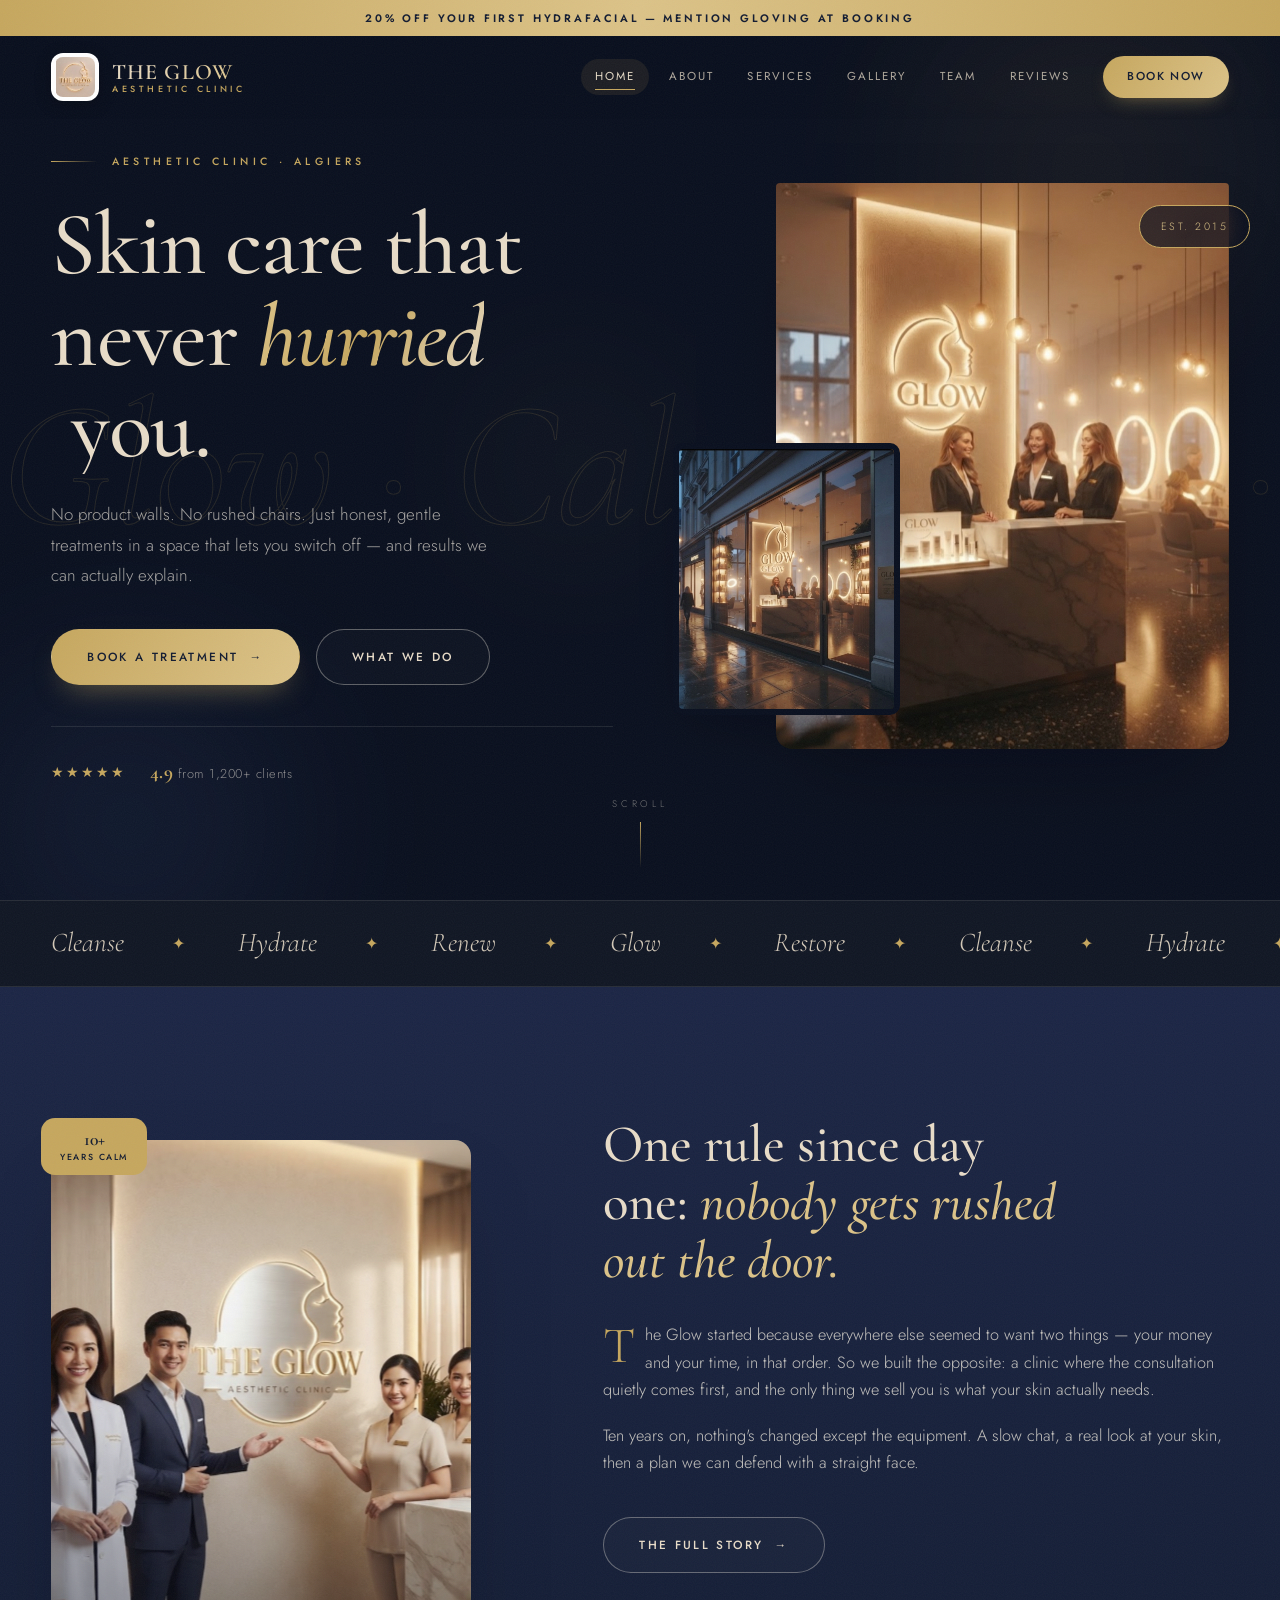
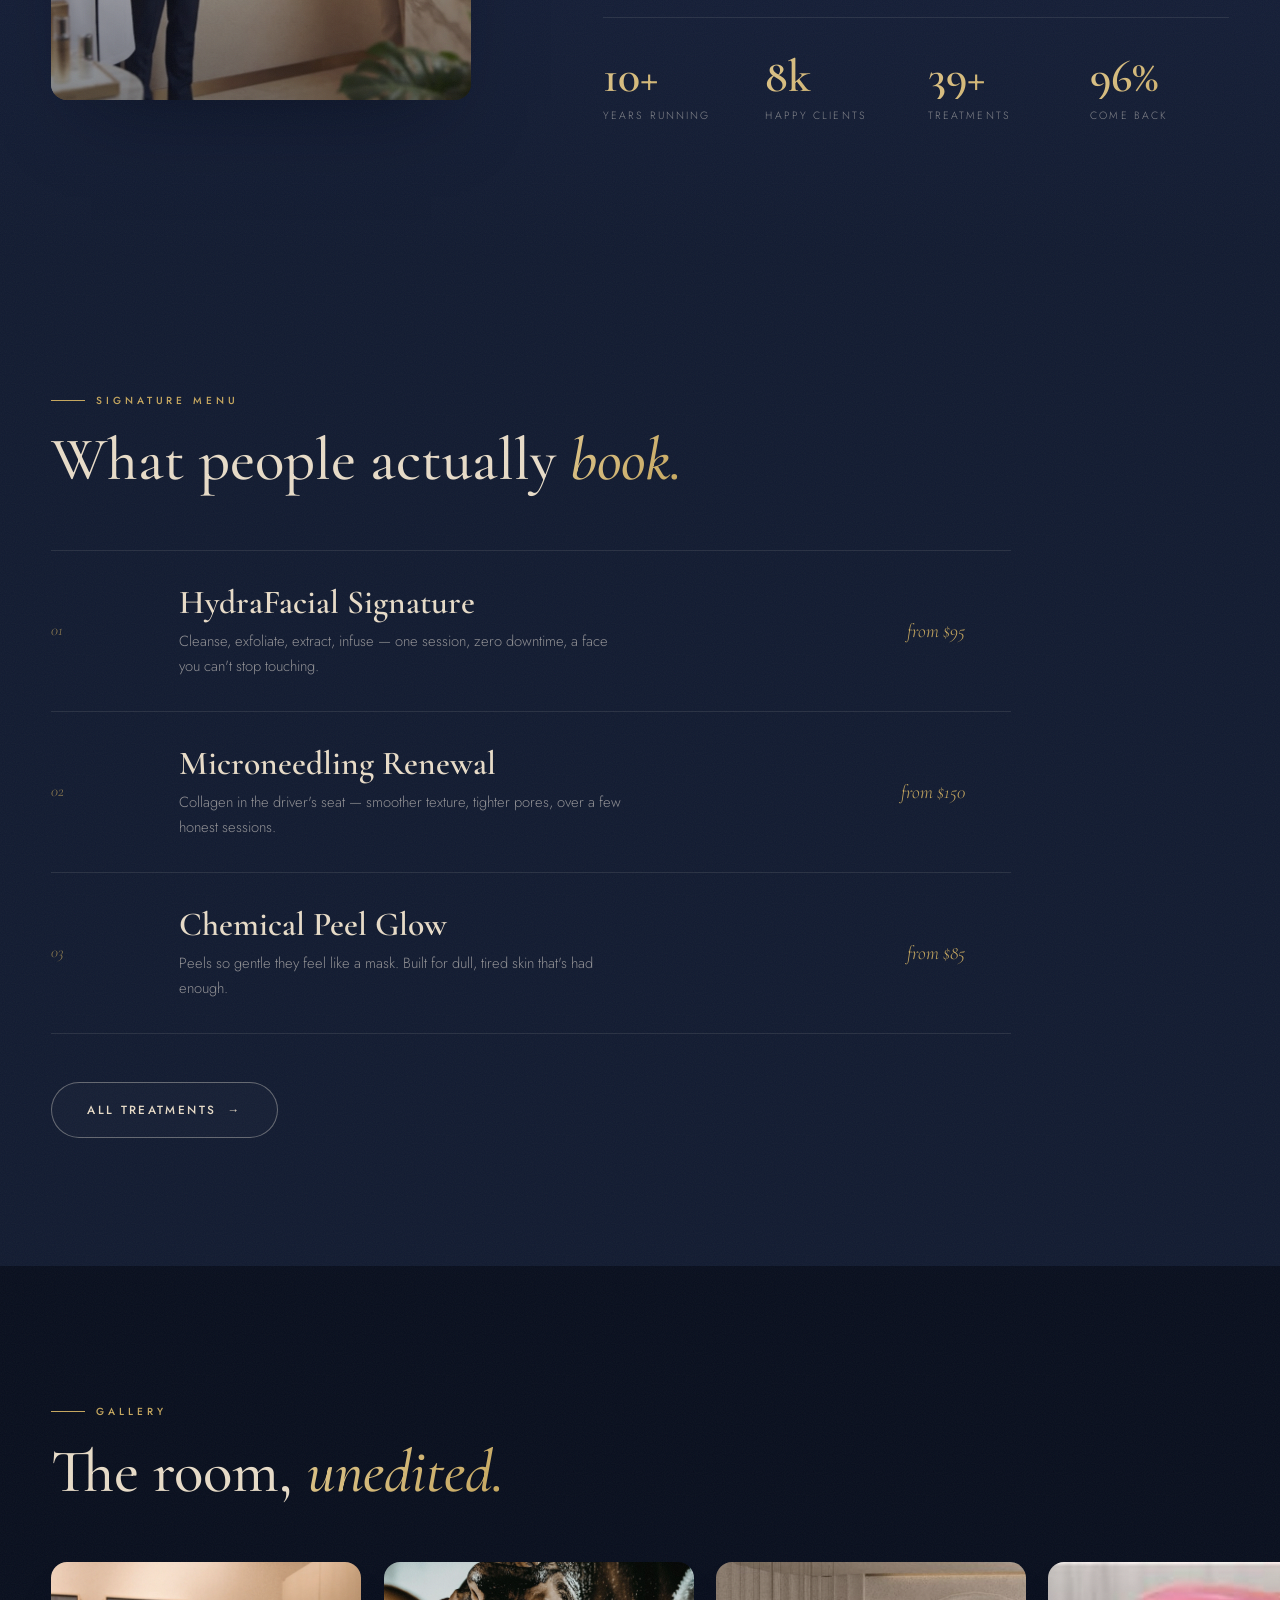
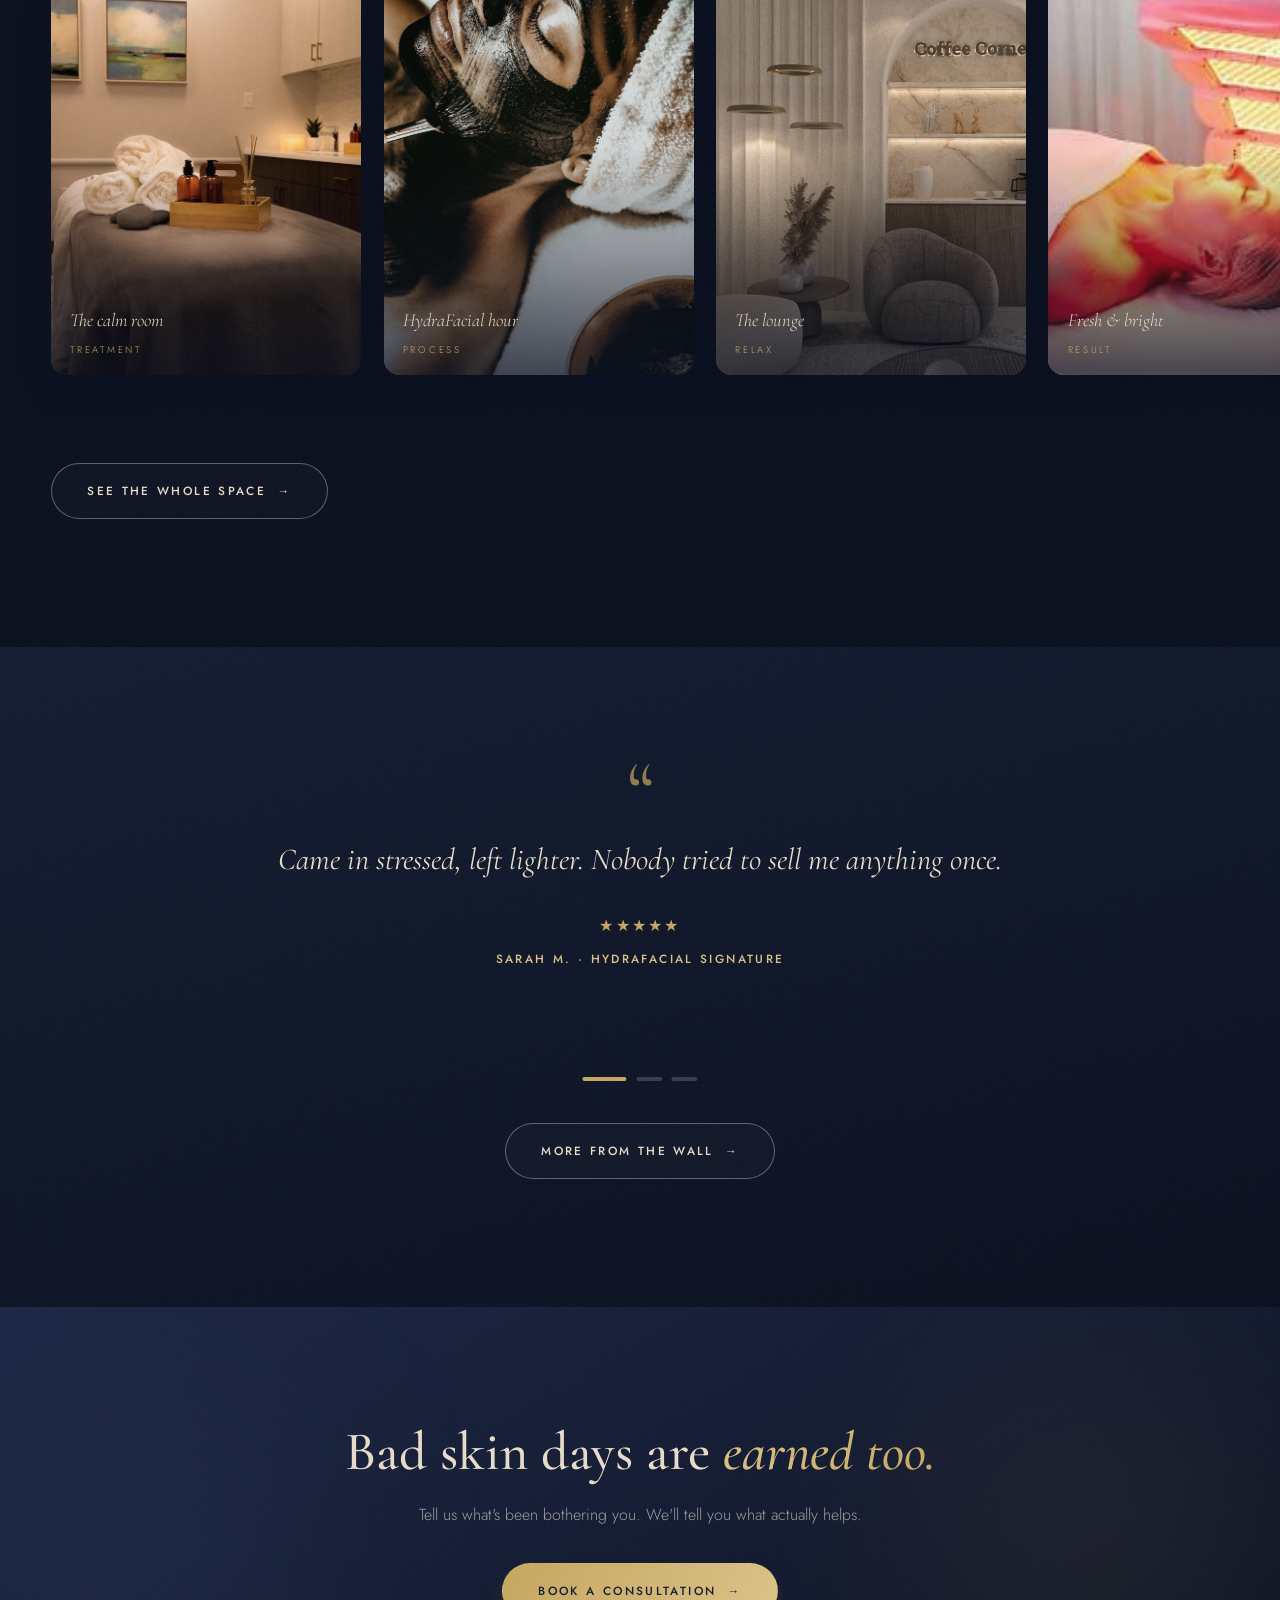
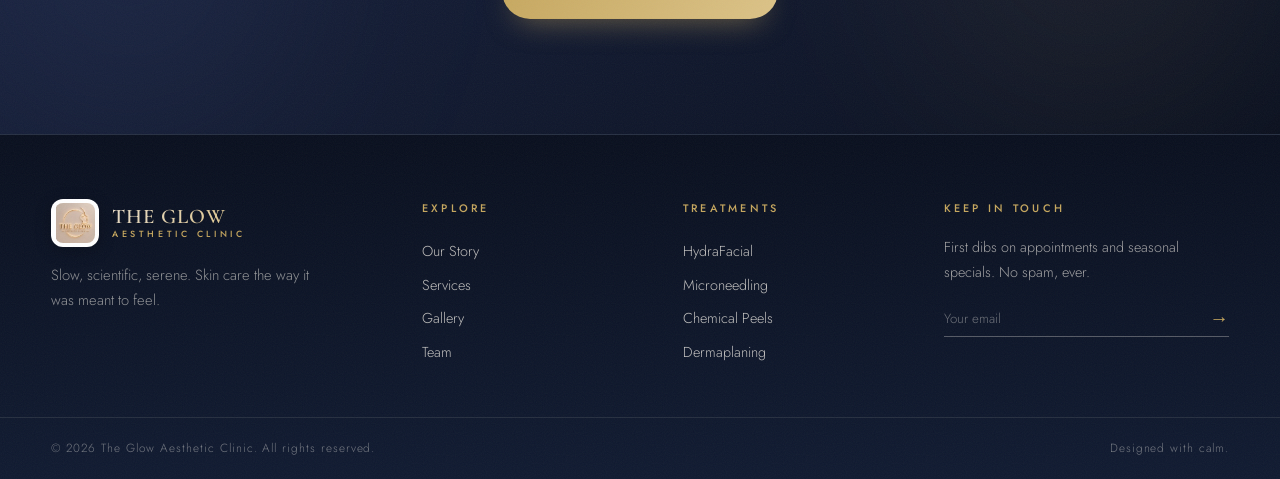
<file: index.html>
﻿<!DOCTYPE html>
<html lang="en">
<head>
  <meta charset="UTF-8">
  <meta name="viewport" content="width=device-width, initial-scale=1.0">
  <title>The Glow — Aesthetic Clinic</title>
  <meta name="description" content="The Glow Aesthetic Clinic — modern, calm skin rituals designed around you.">
  <link rel="preconnect" href="https://fonts.googleapis.com">
  <link rel="preconnect" href="https://fonts.gstatic.com" crossorigin>
  <link href="https://fonts.googleapis.com/css2?family=Cormorant+Garamond:ital,wght@0,300;0,400;0,500;0,600;0,700;1,300;1,400;1,500;1,600&family=Jost:wght@200;300;400;500;600&family=Pinyon+Script&display=swap" rel="stylesheet">
  <link rel="stylesheet" href="css/style.css">
</head>
<body>

  <div class="progress-bar"></div>

  <div class="loader" aria-hidden="true">
    <div class="ring"><img src="assets/logo.jpg" alt=""></div>
  </div>

  <header class="site-header" id="siteHeader">
    <div class="announce">20% off your first HydraFacial — mention GLOVING at booking</div>
    <div class="container header-inner">
      <a href="index.html" class="brand" aria-label="The Glow — home">
        <img class="brand-mark" src="assets/logo.jpg" alt="The Glow logo">
        <span class="brand-text">
          <span class="brand-name">The Glow</span>
          <span class="brand-sub">Aesthetic Clinic</span>
        </span>
      </a>
      <nav class="nav" aria-label="Primary">
        <a href="index.html" class="nav-link active">Home</a>
        <a href="about.html" class="nav-link">About</a>
        <a href="services.html" class="nav-link">Services</a>
        <a href="gallery.html" class="nav-link">Gallery</a>
        <a href="team.html" class="nav-link">Team</a>
        <a href="reviews.html" class="nav-link">Reviews</a>
        <a href="contact.html" class="nav-link nav-cta">Book Now</a>
      </nav>
      <button class="nav-toggle" id="navToggle" aria-label="Open menu" aria-expanded="false">
        <span></span><span></span><span></span>
      </button>
    </div>
  </header>

  <div class="mobile-menu" id="mobileMenu" aria-hidden="true">
    <nav aria-label="Mobile">
      <a href="index.html">Home</a>
      <a href="about.html">About</a>
      <a href="services.html">Services</a>
      <a href="gallery.html">Gallery</a>
      <a href="team.html">Team</a>
      <a href="reviews.html">Reviews</a>
      <a href="contact.html" class="mobile-cta">Book Now</a>
    </nav>
  </div>

  <main>

    <section class="hero" id="home">
      <div class="aurora" aria-hidden="true"><span class="blob b1"></span><span class="blob b2"></span><span class="blob b3"></span></div>
      <span class="watermark" aria-hidden="true">Glow · Calm · Skin · Glow · Calm · Skin · </span>

      <div class="container hero-grid">
        <div class="hero-copy">
          <p class="hero-overline">Aesthetic Clinic · Algiers</p>
          <h1 class="hero-title">
            <span class="line"><span>Skin care that</span></span>
            <span class="line"><span>never&nbsp;<span class="rot-wrap"><span class="rot" id="rot" data-words="hurried,rushed,pushy,sold">hurried</span></span>&nbsp;you.</span></span>
          </h1>
          <p class="hero-sub">No product walls. No rushed chairs. Just honest, gentle treatments in a space that lets you switch off — and results we can actually explain.</p>
          <div class="hero-cta">
            <a href="contact.html" class="btn btn-primary">Book a treatment <span class="arrow">→</span></a>
            <a href="services.html" class="btn btn-ghost">What we do</a>
          </div>
          <div class="hero-trust">
            <div class="stars" aria-label="Rated 4.9 out of 5"><span>★</span><span>★</span><span>★</span><span>★</span><span>★</span></div>
            <p><strong>4.9</strong> from 1,200+ clients</p>
          </div>
        </div>

        <div class="hero-media">
          <figure class="hero-main">
            <img src="assets/gallery/f6df1545-d5c4-445c-b311-c9dea0aa0b4f.jpg" alt="Client relaxing during a facial at The Glow">
          </figure>
          <figure class="hero-accent">
            <img src="assets/gallery/89dd483f-93c5-4ccd-8726-ba7f0e4c0c3e.jpg" alt="Skincare tools and warm towels">
          </figure>
          <span class="hero-chip">Est. 2015</span>
        </div>
      </div>

      <div class="hero-scroll" aria-hidden="true">Scroll</div>
    </section>

    <div class="marquee" aria-hidden="true">
      <div class="container">
        <div class="marquee-track">
          <span>Cleanse</span><span class="hl">✦</span><span>Hydrate</span><span class="hl">✦</span><span>Renew</span><span class="hl">✦</span><span>Glow</span><span class="hl">✦</span><span>Restore</span><span class="hl">✦</span>
          <span>Cleanse</span><span class="hl">✦</span><span>Hydrate</span><span class="hl">✦</span><span>Renew</span><span class="hl">✦</span><span>Glow</span><span class="hl">✦</span><span>Restore</span><span class="hl">✦</span>
        </div>
      </div>
    </div>

    <section class="story section" id="story">
      <div class="container story-grid">
        <div class="story-visual reveal reveal-left">
          <figure class="story-media">
            <img src="assets/gallery/home-est2019.jpg" alt="The reception and waiting area at The Glow">
          </figure>
          <span class="story-stamp">est. 2015</span>
          <span class="story-exp">10+<small>Years calm</small></span>
        </div>
        <div class="story-copy">
          <h2 class="story-heading reveal">One rule since day one: <em>nobody gets rushed out the door.</em></h2>
          <div class="body-text reveal" style="--d:.1s">
            <p>The Glow started because everywhere else seemed to want two things — your money and your time, in that order. So we built the opposite: a clinic where the consultation quietly comes first, and the only thing we sell you is what your skin actually needs.</p>
            <p>Ten years on, nothing's changed except the equipment. A slow chat, a real look at your skin, then a plan we can defend with a straight face.</p>
          </div>
          <a href="about.html" class="btn btn-ghost reveal" style="--d:.16s">The full story <span class="arrow">→</span></a>
          <div class="stats reveal" style="--d:.22s">
            <div class="stat">
              <span class="stat-num" data-count="10" data-suffix="+">0</span>
              <span class="stat-label">Years running</span>
            </div>
            <div class="stat">
              <span class="stat-num" data-count="8" data-suffix="k">0</span>
              <span class="stat-label">Happy clients</span>
            </div>
            <div class="stat">
              <span class="stat-num" data-count="40" data-suffix="+">0</span>
              <span class="stat-label">Treatments</span>
            </div>
            <div class="stat">
              <span class="stat-num" data-count="98" data-suffix="%">0</span>
              <span class="stat-label">Come back</span>
            </div>
          </div>
        </div>
      </div>
    </section>

    <section class="services section" id="services">
      <div class="container">
        <div class="section-head">
          <p class="eyebrow reveal">Signature menu</p>
          <h2 class="section-title reveal" style="--d:.08s">What people actually <em>book.</em></h2>
        </div>
        <div class="svc-list">
          <article class="svc-row reveal" onclick="location.href='services.html'">
            <span class="svc-index">01</span>
            <div>
              <h3>HydraFacial Signature</h3>
              <p>Cleanse, exfoliate, extract, infuse — one session, zero downtime, a face you can't stop touching.</p>
            </div>
            <div class="svc-meta">
              <span class="svc-price">from $95</span>
              <span class="svc-arrow">→</span>
            </div>
          </article>
          <article class="svc-row reveal" style="--d:.08s" onclick="location.href='services.html'">
            <span class="svc-index">02</span>
            <div>
              <h3>Microneedling Renewal</h3>
              <p>Collagen in the driver's seat — smoother texture, tighter pores, over a few honest sessions.</p>
            </div>
            <div class="svc-meta">
              <span class="svc-price">from $150</span>
              <span class="svc-arrow">→</span>
            </div>
          </article>
          <article class="svc-row reveal" style="--d:.16s" onclick="location.href='services.html'">
            <span class="svc-index">03</span>
            <div>
              <h3>Chemical Peel Glow</h3>
              <p>Peels so gentle they feel like a mask. Built for dull, tired skin that's had enough.</p>
            </div>
            <div class="svc-meta">
              <span class="svc-price">from $85</span>
              <span class="svc-arrow">→</span>
            </div>
          </article>
        </div>
        <a href="services.html" class="btn btn-ghost reveal mt-3">All treatments <span class="arrow">→</span></a>
      </div>
    </section>

    <section class="gallery section" id="gallery">
      <div class="container">
        <div class="section-head" style="display:flex;align-items:flex-end;justify-content:space-between;gap:1.5rem;flex-wrap:wrap">
          <div>
            <p class="eyebrow reveal">Gallery</p>
            <h2 class="section-title reveal" style="--d:.08s">The room, <em>unedited.</em></h2>
          </div>
        </div>
      </div>
      <div class="gallery-track" id="autoTrack">
        <figure class="g-card">
          <img src="assets/gallery/treatment+room.jpg" alt="The calm treatment room" loading="lazy">
          <figcaption>The calm room<small>Treatment</small></figcaption>
        </figure>
        <figure class="g-card">
          <img src="assets/gallery/olyalole-spa-4481538_1920.jpg" alt="HydraFacial in progress" loading="lazy">
          <figcaption>HydraFacial hour<small>Process</small></figcaption>
        </figure>
        <figure class="g-card">
          <img src="assets/gallery/7d8677c394541e433dc6d40976c4f2ef.jpg" alt="The lounge" loading="lazy">
          <figcaption>The lounge<small>Relax</small></figcaption>
        </figure>
        <figure class="g-card">
          <img src="assets/gallery/OIP%20(16).jpg" alt="Fresh after treatment" loading="lazy">
          <figcaption>Fresh &amp; bright<small>Result</small></figcaption>
        </figure>
        <figure class="g-card">
          <img src="assets/gallery/combined-acupuncture-bodywork-room.jpg" alt="Massage detail" loading="lazy">
          <figcaption>Slow hands<small>Body</small></figcaption>
        </figure>
      </div>
      <div class="container">
        <a href="gallery.html" class="btn btn-ghost reveal mt-3">See the whole space <span class="arrow">→</span></a>
      </div>
    </section>

    <section class="reviews section">
      <div class="container">
        <div class="review-stage">
          <div class="review-slide active">
            <span class="quote-mark">“</span>
            <blockquote><p>Came in stressed, left lighter. Nobody tried to sell me anything once.</p></blockquote>
            <footer>
              <div class="stars">★★★★★</div>
              <cite>Sarah M. · HydraFacial Signature</cite>
            </footer>
          </div>
          <div class="review-slide">
            <span class="quote-mark">“</span>
            <blockquote><p>They told me I didn't need the fifth product. Nobody has ever said that to me in a clinic.</p></blockquote>
            <footer>
              <div class="stars">★★★★★</div>
              <cite>Youssef A. · Dermaplaning Silk</cite>
            </footer>
          </div>
          <div class="review-slide">
            <span class="quote-mark">“</span>
            <blockquote><p>The room is silent, the products smell unreal, and nobody rushes you. Only place I trust with my face.</p></blockquote>
            <footer>
              <div class="stars">★★★★★</div>
              <cite>Lamar H. · Microneedling Renewal</cite>
            </footer>
          </div>
          <div class="review-dots">
            <button class="dot active" data-slide="0" aria-label="Review 1"></button>
            <button class="dot" data-slide="1" aria-label="Review 2"></button>
            <button class="dot" data-slide="2" aria-label="Review 3"></button>
          </div>
        </div>
        <div class="center mt-3">
          <a href="reviews.html" class="btn btn-ghost reveal">More from the wall <span class="arrow">→</span></a>
        </div>
      </div>
    </section>

    <section class="cta-band section">
      <div class="aurora" aria-hidden="true"><span class="blob b1"></span><span class="blob b2"></span></div>
      <div class="container">
        <h2>Bad skin days are <em>earned too.</em></h2>
        <p>Tell us what's been bothering you. We'll tell you what actually helps.</p>
        <a href="contact.html" class="btn btn-primary">Book a consultation <span class="arrow">→</span></a>
      </div>
    </section>

  </main>

  <footer class="footer">
    <div class="container footer-grid">
      <div class="footer-brand">
        <a href="index.html" class="brand">
          <img class="brand-mark" src="assets/logo.jpg" alt="The Glow logo">
          <span class="brand-text">
            <span class="brand-name">The Glow</span>
            <span class="brand-sub">Aesthetic Clinic</span>
          </span>
        </a>
        <p class="footer-note">Slow, scientific, serene. Skin care the way it was meant to feel.</p>
      </div>
      <div class="footer-col">
        <h4>Explore</h4>
        <a href="about.html">Our Story</a>
        <a href="services.html">Services</a>
        <a href="gallery.html">Gallery</a>
        <a href="team.html">Team</a>
      </div>
      <div class="footer-col">
        <h4>Treatments</h4>
        <a href="services.html">HydraFacial</a>
        <a href="services.html">Microneedling</a>
        <a href="services.html">Chemical Peels</a>
        <a href="services.html">Dermaplaning</a>
      </div>
      <div class="footer-col">
        <h4>Keep in touch</h4>
        <p class="footer-contact">First dibs on appointments and seasonal specials. No spam, ever.</p>
        <form class="newsletter" id="newsletterForm">
          <input type="email" placeholder="Your email" aria-label="Email address" required>
          <button type="submit" aria-label="Subscribe">→</button>
        </form>
      </div>
    </div>
    <div class="footer-bottom">
      <div class="container" style="display:flex;justify-content:space-between;gap:1rem;flex-wrap:wrap">
        <p>© <span id="year"></span> The Glow Aesthetic Clinic. All rights reserved.</p>
        <p>Designed with calm.</p>
      </div>
    </div>
  </footer>

  <button class="to-top" id="toTop" aria-label="Back to top">↑</button>

  <script src="js/main.js"></script>
</body>
</html>
</file>
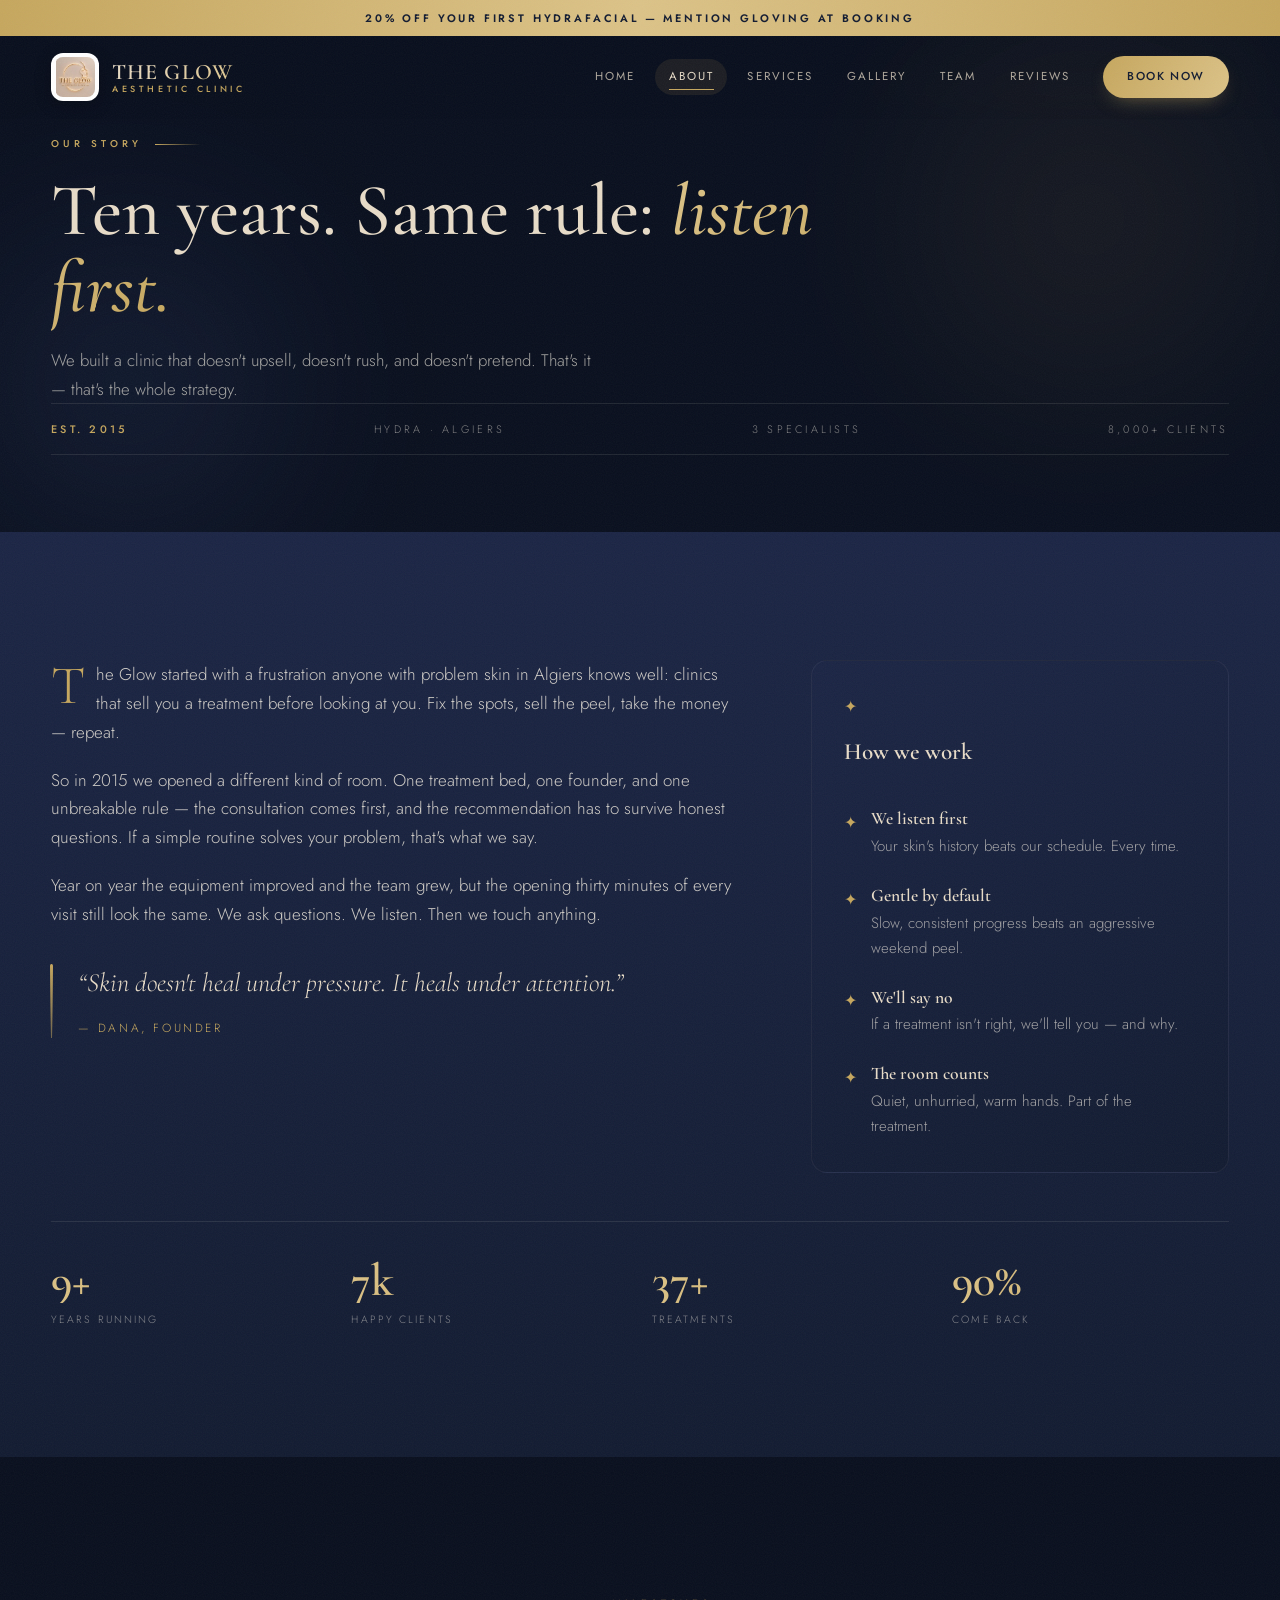
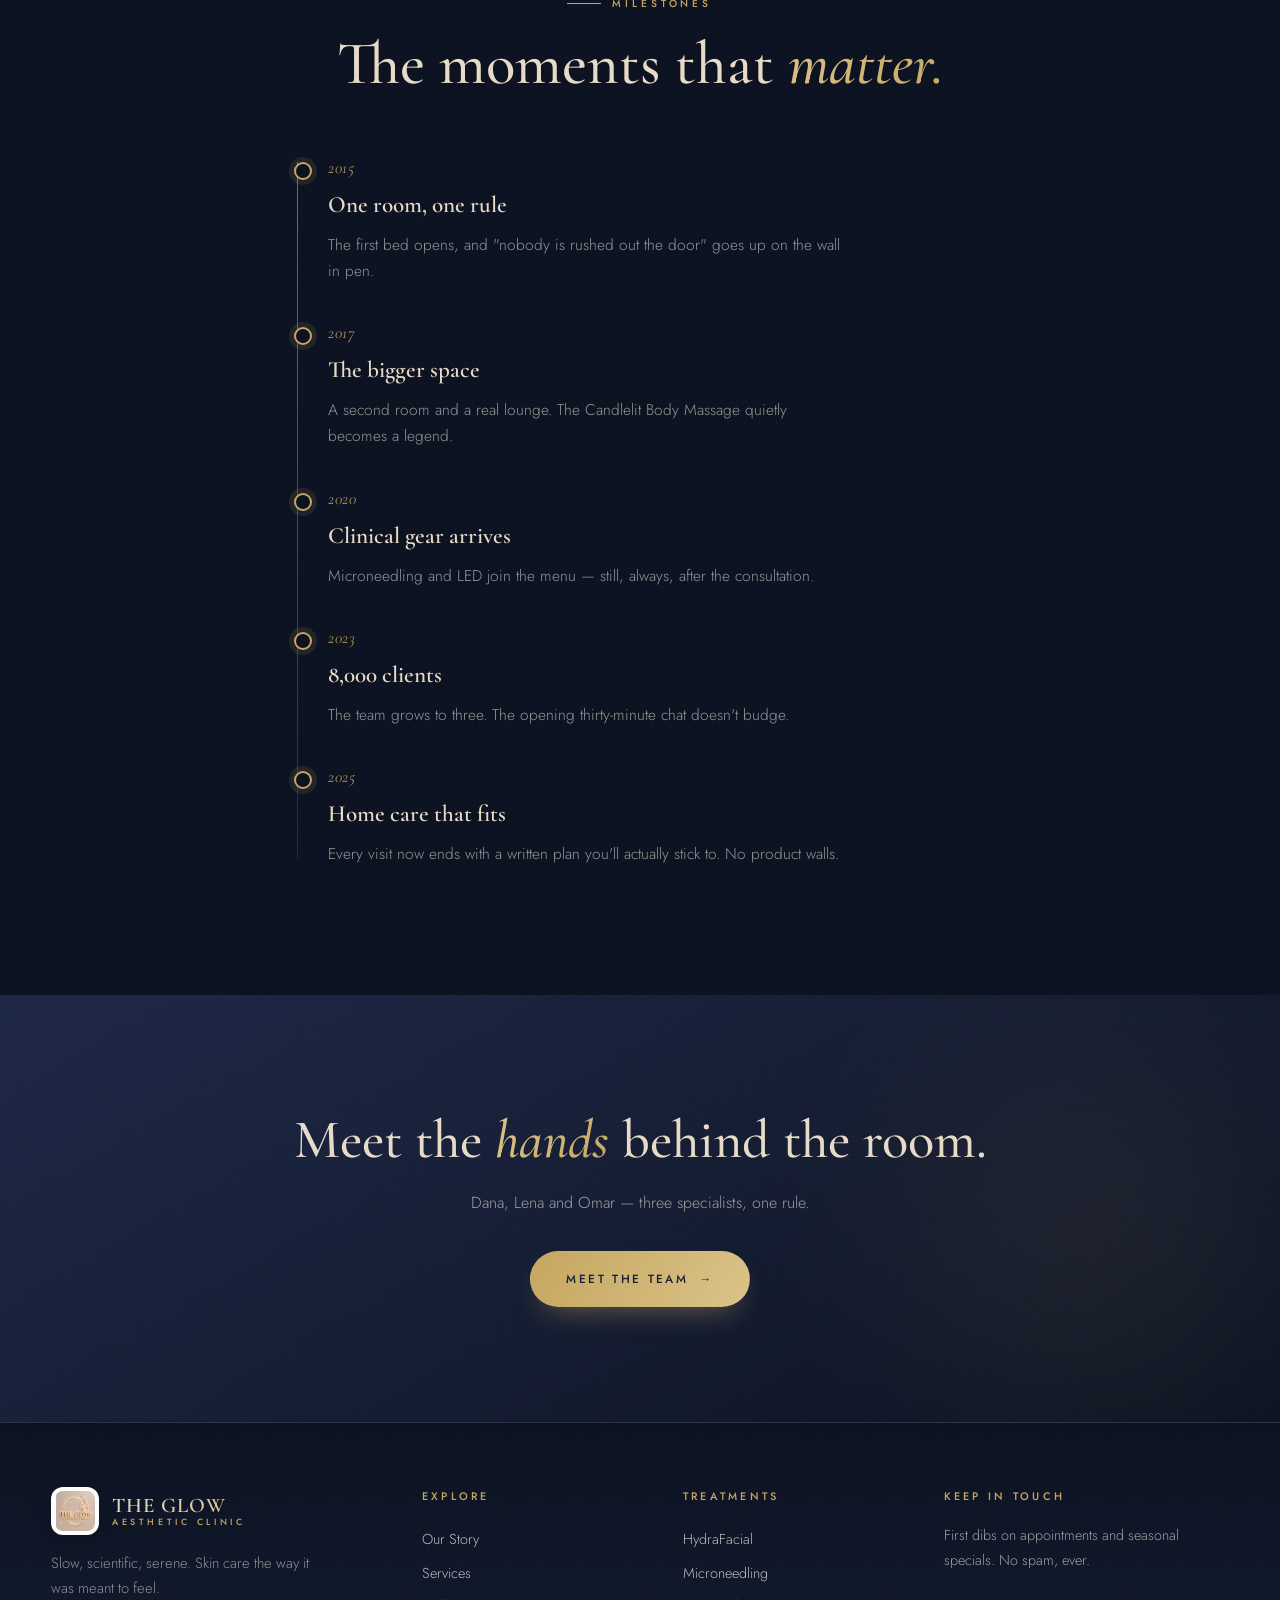
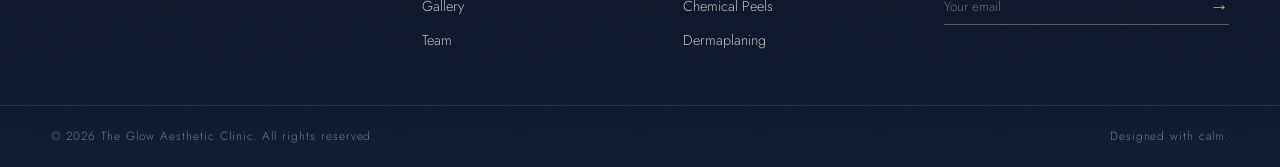
<file: about.html>
<!DOCTYPE html>
<html lang="en">
<head>
  <meta charset="UTF-8">
  <meta name="viewport" content="width=device-width, initial-scale=1.0">
  <title>Our Story — The Glow Aesthetic Clinic</title>
  <meta name="description" content="The story, values and milestones behind The Glow Aesthetic Clinic in Algiers.">
  <link rel="preconnect" href="https://fonts.googleapis.com">
  <link rel="preconnect" href="https://fonts.gstatic.com" crossorigin>
  <link href="https://fonts.googleapis.com/css2?family=Cormorant+Garamond:ital,wght@0,300;0,400;0,500;0,600;0,700;1,300;1,400;1,500;1,600&family=Jost:wght@200;300;400;500;600&family=Pinyon+Script&display=swap" rel="stylesheet">
  <link rel="stylesheet" href="css/style.css">
</head>
<body>

  <div class="progress-bar"></div>

  <div class="loader" aria-hidden="true">
    <div class="ring"><img src="assets/logo.jpg" alt=""></div>
  </div>

  <header class="site-header" id="siteHeader">
    <div class="announce">20% off your first HydraFacial — mention GLOVING at booking</div>
    <div class="container header-inner">
      <a href="index.html" class="brand" aria-label="The Glow — home">
        <img class="brand-mark" src="assets/logo.jpg" alt="The Glow logo">
        <span class="brand-text">
          <span class="brand-name">The Glow</span>
          <span class="brand-sub">Aesthetic Clinic</span>
        </span>
      </a>
      <nav class="nav" aria-label="Primary">
        <a href="index.html" class="nav-link">Home</a>
        <a href="about.html" class="nav-link active">About</a>
        <a href="services.html" class="nav-link">Services</a>
        <a href="gallery.html" class="nav-link">Gallery</a>
        <a href="team.html" class="nav-link">Team</a>
        <a href="reviews.html" class="nav-link">Reviews</a>
        <a href="contact.html" class="nav-link nav-cta">Book Now</a>
      </nav>
      <button class="nav-toggle" id="navToggle" aria-label="Open menu" aria-expanded="false">
        <span></span><span></span><span></span>
      </button>
    </div>
  </header>

  <div class="mobile-menu" id="mobileMenu" aria-hidden="true">
    <nav aria-label="Mobile">
      <a href="index.html">Home</a>
      <a href="about.html">About</a>
      <a href="services.html">Services</a>
      <a href="gallery.html">Gallery</a>
      <a href="team.html">Team</a>
      <a href="reviews.html">Reviews</a>
      <a href="contact.html" class="mobile-cta">Book Now</a>
    </nav>
  </div>

  <main>

    <section class="page-hero">
      <div class="aurora" aria-hidden="true"><span class="blob b1"></span><span class="blob b2"></span></div>
      <div class="container">
        <p class="page-overline reveal">Our Story</p>
        <h1 class="page-title reveal" style="--d:.08s">Ten years. Same rule: <em>listen first.</em></h1>
        <p class="page-lead reveal" style="--d:.16s">We built a clinic that doesn't upsell, doesn't rush, and doesn't pretend. That's it — that's the whole strategy.</p>
      </div>
      <div class="container">
        <div class="strip reveal" style="--d:.24s">
          <b>Est. 2015</b>
          <span>Hydra · Algiers</span>
          <span>3 specialists</span>
          <span>8,000+ clients</span>
        </div>
      </div>
    </section>

    <section class="sec-alt section">
      <div class="container about-grid">
        <div class="about-copy">
          <div class="body-text reveal">
            <p>The Glow started with a frustration anyone with problem skin in Algiers knows well: clinics that sell you a treatment before looking at you. Fix the spots, sell the peel, take the money — repeat.</p>
            <p>So in 2015 we opened a different kind of room. One treatment bed, one founder, and one unbreakable rule — the consultation comes first, and the recommendation has to survive honest questions. If a simple routine solves your problem, that's what we say.</p>
            <p>Year on year the equipment improved and the team grew, but the opening thirty minutes of every visit still look the same. We ask questions. We listen. Then we touch anything.</p>
          </div>
          <div class="about-quote reveal" style="--d:.1s">
            <p>“Skin doesn't heal under pressure. It heals under attention.”</p>
            <footer>— Dana, founder</footer>
          </div>
        </div>

        <aside class="reveal reveal-right" style="--d:.14s">
          <div class="card">
            <span class="gold-ic">✦</span>
            <h3>How we work</h3>
            <div class="mt-2" style="display:grid;gap:1.3rem">
              <div class="feature">
                <i>✦</i>
                <div>
                  <strong>We listen first</strong>
                  <p>Your skin's history beats our schedule. Every time.</p>
                </div>
              </div>
              <div class="feature">
                <i>✦</i>
                <div>
                  <strong>Gentle by default</strong>
                  <p>Slow, consistent progress beats an aggressive weekend peel.</p>
                </div>
              </div>
              <div class="feature">
                <i>✦</i>
                <div>
                  <strong>We'll say no</strong>
                  <p>If a treatment isn't right, we'll tell you — and why.</p>
                </div>
              </div>
              <div class="feature">
                <i>✦</i>
                <div>
                  <strong>The room counts</strong>
                  <p>Quiet, unhurried, warm hands. Part of the treatment.</p>
                </div>
              </div>
            </div>
          </div>
        </aside>
      </div>

      <div class="container mt-3">
        <div class="stats reveal">
          <div class="stat">
            <span class="stat-num" data-count="10" data-suffix="+">0</span>
            <span class="stat-label">Years running</span>
          </div>
          <div class="stat">
            <span class="stat-num" data-count="8" data-suffix="k">0</span>
            <span class="stat-label">Happy clients</span>
          </div>
          <div class="stat">
            <span class="stat-num" data-count="40" data-suffix="+">0</span>
            <span class="stat-label">Treatments</span>
          </div>
          <div class="stat">
            <span class="stat-num" data-count="98" data-suffix="%">0</span>
            <span class="stat-label">Come back</span>
          </div>
        </div>
      </div>
    </section>

    <section class="sec-deep section">
      <div class="container">
        <div class="section-head" style="text-align:center">
          <p class="eyebrow reveal" style="margin-inline:auto">Milestones</p>
          <h2 class="section-title reveal" style="--d:.08s;margin-inline:auto">The moments that <em>matter.</em></h2>
        </div>
        <div class="timeline">
          <div class="tl-item reveal">
            <span class="tl-year">2015</span>
            <h3>One room, one rule</h3>
            <p>The first bed opens, and "nobody is rushed out the door" goes up on the wall in pen.</p>
          </div>
          <div class="tl-item reveal" style="--d:.08s">
            <span class="tl-year">2017</span>
            <h3>The bigger space</h3>
            <p>A second room and a real lounge. The Candlelit Body Massage quietly becomes a legend.</p>
          </div>
          <div class="tl-item reveal" style="--d:.16s">
            <span class="tl-year">2020</span>
            <h3>Clinical gear arrives</h3>
            <p>Microneedling and LED join the menu — still, always, after the consultation.</p>
          </div>
          <div class="tl-item reveal" style="--d:.24s">
            <span class="tl-year">2023</span>
            <h3>8,000 clients</h3>
            <p>The team grows to three. The opening thirty-minute chat doesn't budge.</p>
          </div>
          <div class="tl-item reveal" style="--d:.32s">
            <span class="tl-year">2025</span>
            <h3>Home care that fits</h3>
            <p>Every visit now ends with a written plan you'll actually stick to. No product walls.</p>
          </div>
        </div>
      </div>
    </section>

    <section class="cta-band section">
      <div class="aurora" aria-hidden="true"><span class="blob b1"></span></div>
      <div class="container">
        <h2>Meet the <em>hands</em> behind the room.</h2>
        <p>Dana, Lena and Omar — three specialists, one rule.</p>
        <a href="team.html" class="btn btn-primary">Meet the team <span class="arrow">→</span></a>
      </div>
    </section>

  </main>

  <footer class="footer">
    <div class="container footer-grid">
      <div class="footer-brand">
        <a href="index.html" class="brand">
          <img class="brand-mark" src="assets/logo.jpg" alt="The Glow logo">
          <span class="brand-text">
            <span class="brand-name">The Glow</span>
            <span class="brand-sub">Aesthetic Clinic</span>
          </span>
        </a>
        <p class="footer-note">Slow, scientific, serene. Skin care the way it was meant to feel.</p>
      </div>
      <div class="footer-col">
        <h4>Explore</h4>
        <a href="about.html">Our Story</a>
        <a href="services.html">Services</a>
        <a href="gallery.html">Gallery</a>
        <a href="team.html">Team</a>
      </div>
      <div class="footer-col">
        <h4>Treatments</h4>
        <a href="services.html">HydraFacial</a>
        <a href="services.html">Microneedling</a>
        <a href="services.html">Chemical Peels</a>
        <a href="services.html">Dermaplaning</a>
      </div>
      <div class="footer-col">
        <h4>Keep in touch</h4>
        <p class="footer-contact">First dibs on appointments and seasonal specials. No spam, ever.</p>
        <form class="newsletter" id="newsletterForm">
          <input type="email" placeholder="Your email" aria-label="Email address" required>
          <button type="submit" aria-label="Subscribe">→</button>
        </form>
      </div>
    </div>
    <div class="footer-bottom">
      <div class="container" style="display:flex;justify-content:space-between;gap:1rem;flex-wrap:wrap">
        <p>© <span id="year"></span> The Glow Aesthetic Clinic. All rights reserved.</p>
        <p>Designed with calm.</p>
      </div>
    </div>
  </footer>

  <button class="to-top" id="toTop" aria-label="Back to top">↑</button>

  <script src="js/main.js"></script>
</body>
</html>
</file>
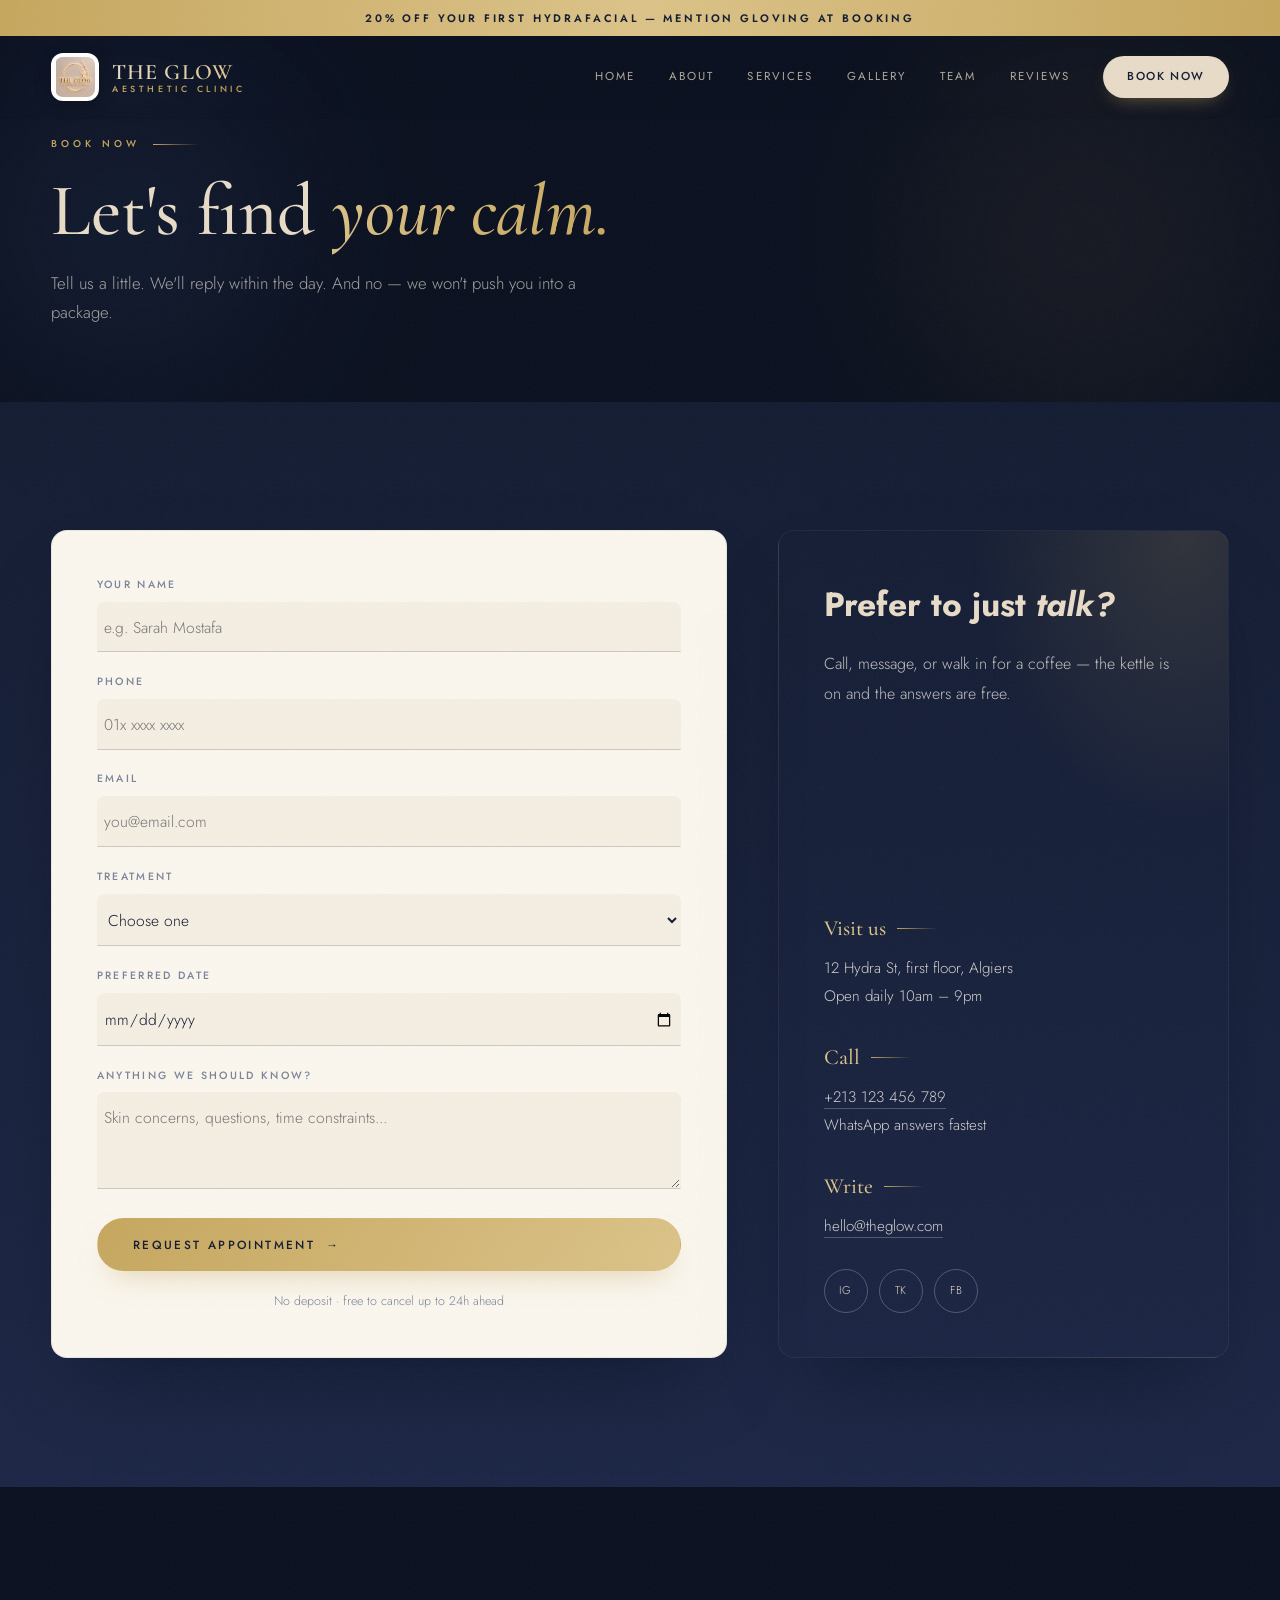
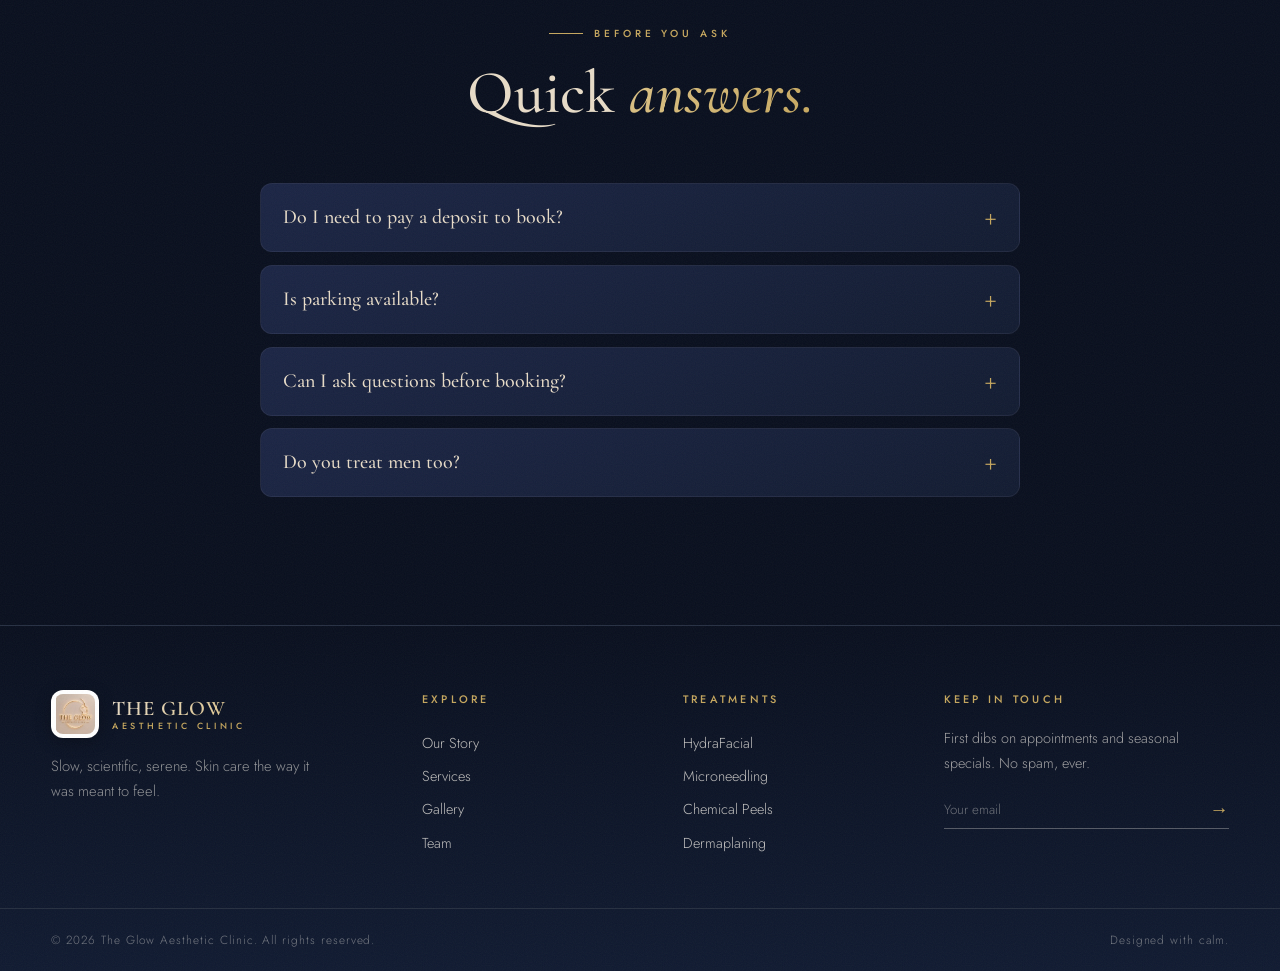
<file: contact.html>
<!DOCTYPE html>
<html lang="en">
<head>
  <meta charset="UTF-8">
  <meta name="viewport" content="width=device-width, initial-scale=1.0">
  <title>Contact &amp; Book — The Glow Aesthetic Clinic</title>
  <meta name="description" content="Book a consultation or treatment at The Glow Aesthetic Clinic in Hydra, Algiers. Walk around, ask questions — no pressure.">
  <link rel="preconnect" href="https://fonts.googleapis.com">
  <link rel="preconnect" href="https://fonts.gstatic.com" crossorigin>
  <link href="https://fonts.googleapis.com/css2?family=Cormorant+Garamond:ital,wght@0,300;0,400;0,500;0,600;0,700;1,300;1,400;1,500;1,600&family=Jost:wght@200;300;400;500;600&family=Pinyon+Script&display=swap" rel="stylesheet">
  <link rel="stylesheet" href="css/style.css">
</head>
<body>

  <div class="progress-bar"></div>

  <div class="loader" aria-hidden="true">
    <div class="ring"><img src="assets/logo.jpg" alt=""></div>
  </div>

  <header class="site-header" id="siteHeader">
    <div class="announce">20% off your first HydraFacial — mention GLOVING at booking</div>
    <div class="container header-inner">
      <a href="index.html" class="brand" aria-label="The Glow — home">
        <img class="brand-mark" src="assets/logo.jpg" alt="The Glow logo">
        <span class="brand-text">
          <span class="brand-name">The Glow</span>
          <span class="brand-sub">Aesthetic Clinic</span>
        </span>
      </a>
      <nav class="nav" aria-label="Primary">
        <a href="index.html" class="nav-link">Home</a>
        <a href="about.html" class="nav-link">About</a>
        <a href="services.html" class="nav-link">Services</a>
        <a href="gallery.html" class="nav-link">Gallery</a>
        <a href="team.html" class="nav-link">Team</a>
        <a href="reviews.html" class="nav-link">Reviews</a>
        <a href="contact.html" class="nav-link nav-cta active">Book Now</a>
      </nav>
      <button class="nav-toggle" id="navToggle" aria-label="Open menu" aria-expanded="false">
        <span></span><span></span><span></span>
      </button>
    </div>
  </header>

  <div class="mobile-menu" id="mobileMenu" aria-hidden="true">
    <nav aria-label="Mobile">
      <a href="index.html">Home</a>
      <a href="about.html">About</a>
      <a href="services.html">Services</a>
      <a href="gallery.html">Gallery</a>
      <a href="team.html">Team</a>
      <a href="reviews.html">Reviews</a>
      <a href="contact.html" class="mobile-cta">Book Now</a>
    </nav>
  </div>

  <main>

    <section class="page-hero">
      <div class="aurora" aria-hidden="true"><span class="blob b1"></span><span class="blob b2"></span></div>
      <div class="container">
        <p class="page-overline reveal">Book Now</p>
        <h1 class="page-title reveal" style="--d:.08s">Let's find <em>your calm.</em></h1>
        <p class="page-lead reveal" style="--d:.16s">Tell us a little. We'll reply within the day. And no — we won't push you into a package.</p>
      </div>
    </section>

    <section class="book section">
      <div class="container">
        <div class="book-grid">
          <form class="book-form reveal reveal-left" id="bookForm">
            <div class="field">
              <label for="name">Your name</label>
              <input type="text" id="name" name="name" placeholder="e.g. Sarah Mostafa" required>
            </div>
            <div class="field">
              <label for="phone">Phone</label>
              <input type="tel" id="phone" name="phone" placeholder="01x xxxx xxxx" required>
            </div>
            <div class="field">
              <label for="email">Email</label>
              <input type="email" id="email" name="email" placeholder="you@email.com" required>
            </div>
            <div class="field">
              <label for="treatment">Treatment</label>
              <select id="treatment" name="treatment" required>
                <option value="" selected disabled>Choose one</option>
                <option value="hydrafacial">HydraFacial Signature</option>
                <option value="microneedling">Microneedling Renewal</option>
                <option value="peel">Chemical Peel Glow</option>
                <option value="dermaplaning">Dermaplaning Silk</option>
                <option value="led">LED Therapy</option>
                <option value="brow">Brow &amp; Lash Design</option>
                <option value="massage">Candlelit Body Massage</option>
                <option value="consult">Just a consultation</option>
              </select>
            </div>
            <div class="field">
              <label for="date">Preferred date</label>
              <input type="date" id="date" name="date">
            </div>
            <div class="field">
              <label for="notes">Anything we should know?</label>
              <textarea id="notes" name="notes" rows="3" placeholder="Skin concerns, questions, time constraints..."></textarea>
            </div>
            <button type="submit" class="btn btn-primary">Request appointment <span class="arrow">→</span></button>
            <p class="form-note">No deposit · free to cancel up to 24h ahead</p>
            <p class="form-success" id="formSuccess">Request sent. We'll be in touch within the day — talk soon.</p>
          </form>

          <aside class="book-info reveal reveal-right" style="--d:.16s">
            <div>
              <h2 class="story-heading" style="font-size:clamp(1.6rem,3vw,2.1rem)">Prefer to just <em>talk?</em></h2>
              <p style="margin-top:1rem;color:rgba(251,247,239,0.75);line-height:1.85">Call, message, or walk in for a coffee — the kettle is on and the answers are free.</p>
            </div>
            <div class="info-stack" style="display:grid;gap:1.8rem">
              <div class="info-block">
                <h3>Visit us</h3>
                <p>12 Hydra St, first floor, Algiers<br>Open daily 10am – 9pm</p>
              </div>
              <div class="info-block">
                <h3>Call</h3>
                <p><a href="tel:+213123456789">+213 123 456 789</a><br>WhatsApp answers fastest</p>
              </div>
              <div class="info-block">
                <h3>Write</h3>
                <p><a href="mailto:hello@theglow.com">hello@theglow.com</a></p>
              </div>
              <div class="socials">
                <a href="#" aria-label="Instagram">IG</a>
                <a href="#" aria-label="TikTok">TK</a>
                <a href="#" aria-label="Facebook">FB</a>
              </div>
            </div>
          </aside>
        </div>
      </div>
    </section>

    <section class="sec-deep section">
      <div class="container">
        <div class="section-head" style="text-align:center">
          <p class="eyebrow reveal" style="margin-inline:auto">Before you ask</p>
          <h2 class="section-title reveal" style="--d:.08s;margin-inline:auto">Quick <em>answers.</em></h2>
        </div>
        <div class="faq">
          <details class="reveal">
            <summary>Do I need to pay a deposit to book?</summary>
            <p>No. Your appointment is confirmed with a simple yes from you. Only if you miss it twice without notice we ask for one to hold future slots.</p>
          </details>
          <details class="reveal" style="--d:.06s">
            <summary>Is parking available?</summary>
            <p>There's street parking on Hydra St and a public garage two minutes' walk away. Valet is available in the evening.</p>
          </details>
          <details class="reveal" style="--d:.12s">
            <summary>Can I ask questions before booking?</summary>
            <p>Anytime — call, WhatsApp or visit. Questions are always welcome and never cost anything.</p>
          </details>
          <details class="reveal" style="--d:.18s">
            <summary>Do you treat men too?</summary>
            <p>Yes, and more each year. Clinics should be for everyone; ours is.</p>
          </details>
        </div>
      </div>
    </section>

  </main>

  <footer class="footer">
    <div class="container footer-grid">
      <div class="footer-brand">
        <a href="index.html" class="brand">
          <img class="brand-mark" src="assets/logo.jpg" alt="The Glow logo">
          <span class="brand-text">
            <span class="brand-name">The Glow</span>
            <span class="brand-sub">Aesthetic Clinic</span>
          </span>
        </a>
        <p class="footer-note">Slow, scientific, serene. Skin care the way it was meant to feel.</p>
      </div>
      <div class="footer-col">
        <h4>Explore</h4>
        <a href="about.html">Our Story</a>
        <a href="services.html">Services</a>
        <a href="gallery.html">Gallery</a>
        <a href="team.html">Team</a>
      </div>
      <div class="footer-col">
        <h4>Treatments</h4>
        <a href="services.html">HydraFacial</a>
        <a href="services.html">Microneedling</a>
        <a href="services.html">Chemical Peels</a>
        <a href="services.html">Dermaplaning</a>
      </div>
      <div class="footer-col">
        <h4>Keep in touch</h4>
        <p class="footer-contact">First dibs on appointments and seasonal specials. No spam, ever.</p>
        <form class="newsletter" id="newsletterForm">
          <input type="email" placeholder="Your email" aria-label="Email address" required>
          <button type="submit" aria-label="Subscribe">→</button>
        </form>
      </div>
    </div>
    <div class="footer-bottom">
      <div class="container" style="display:flex;justify-content:space-between;gap:1rem;flex-wrap:wrap">
        <p>© <span id="year"></span> The Glow Aesthetic Clinic. All rights reserved.</p>
        <p>Designed with calm.</p>
      </div>
    </div>
  </footer>

  <button class="to-top" id="toTop" aria-label="Back to top">↑</button>

  <script src="js/main.js"></script>
</body>
</html>
</file>
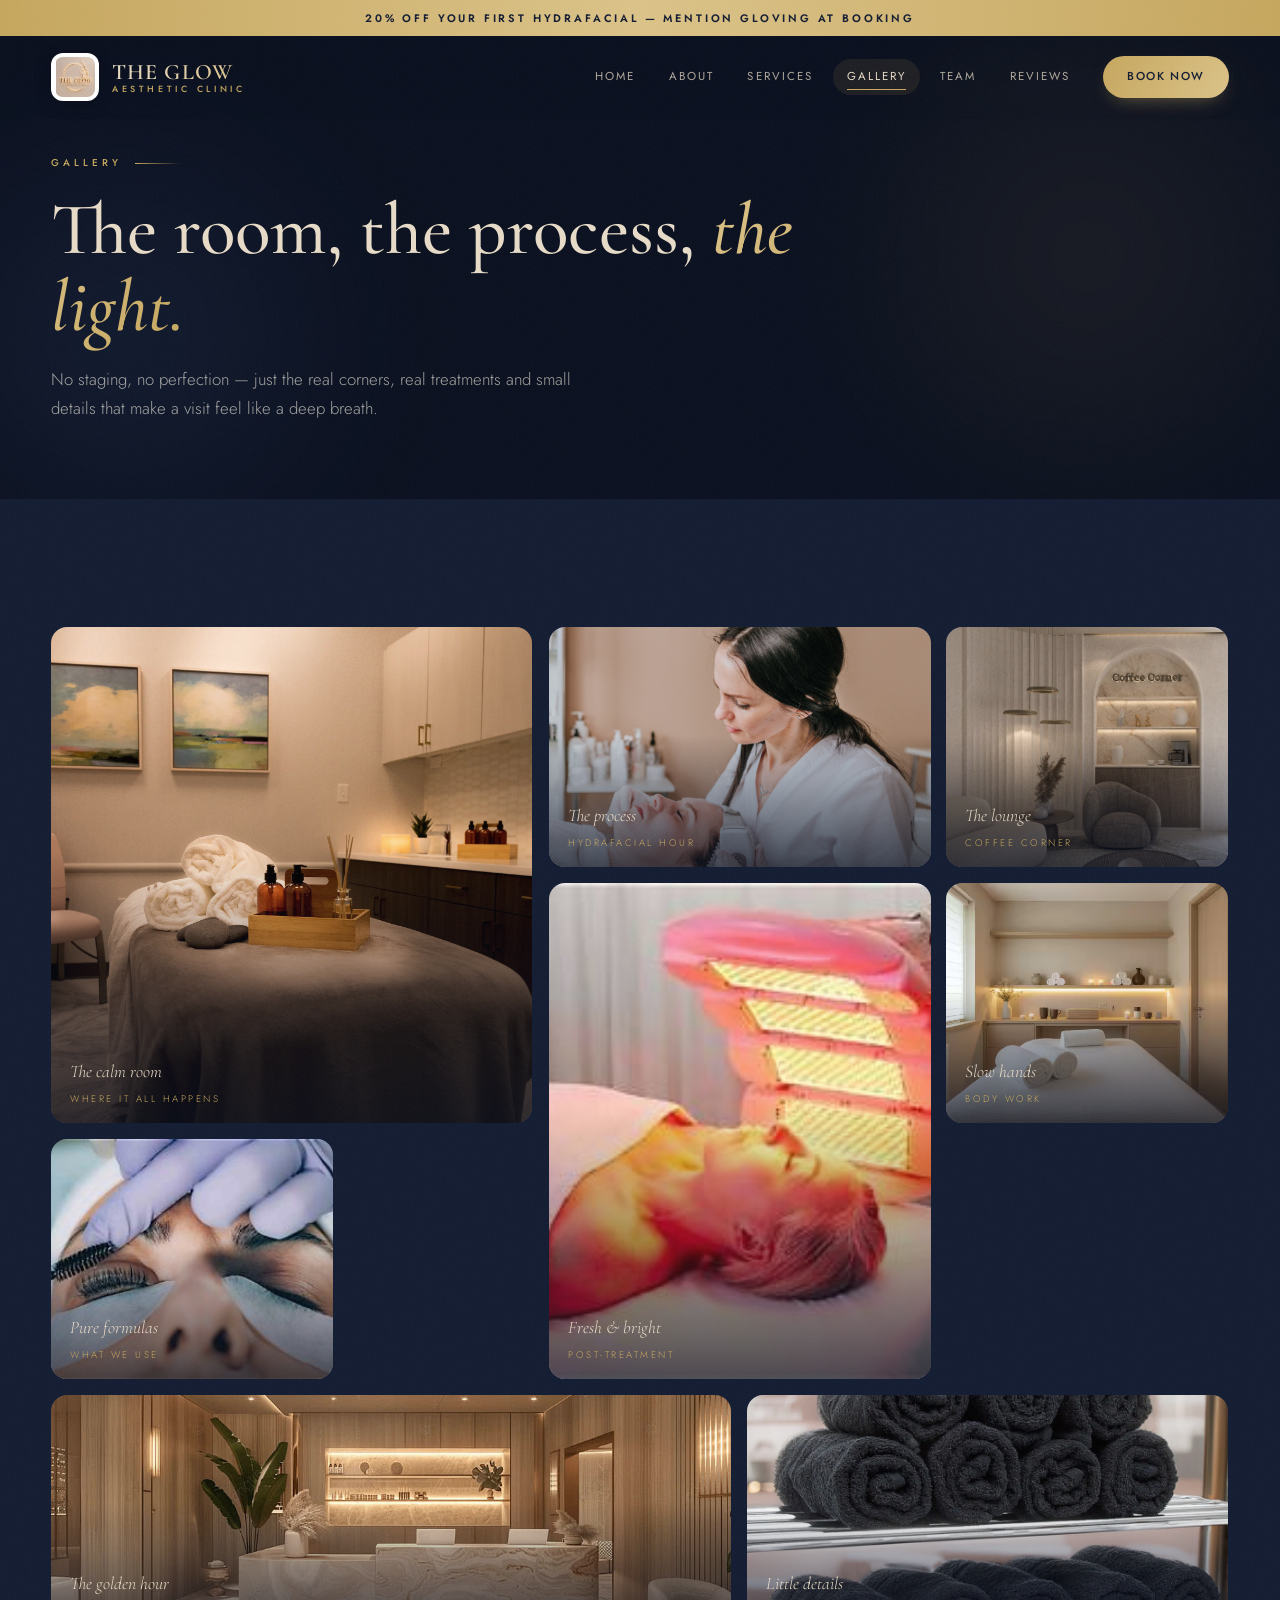
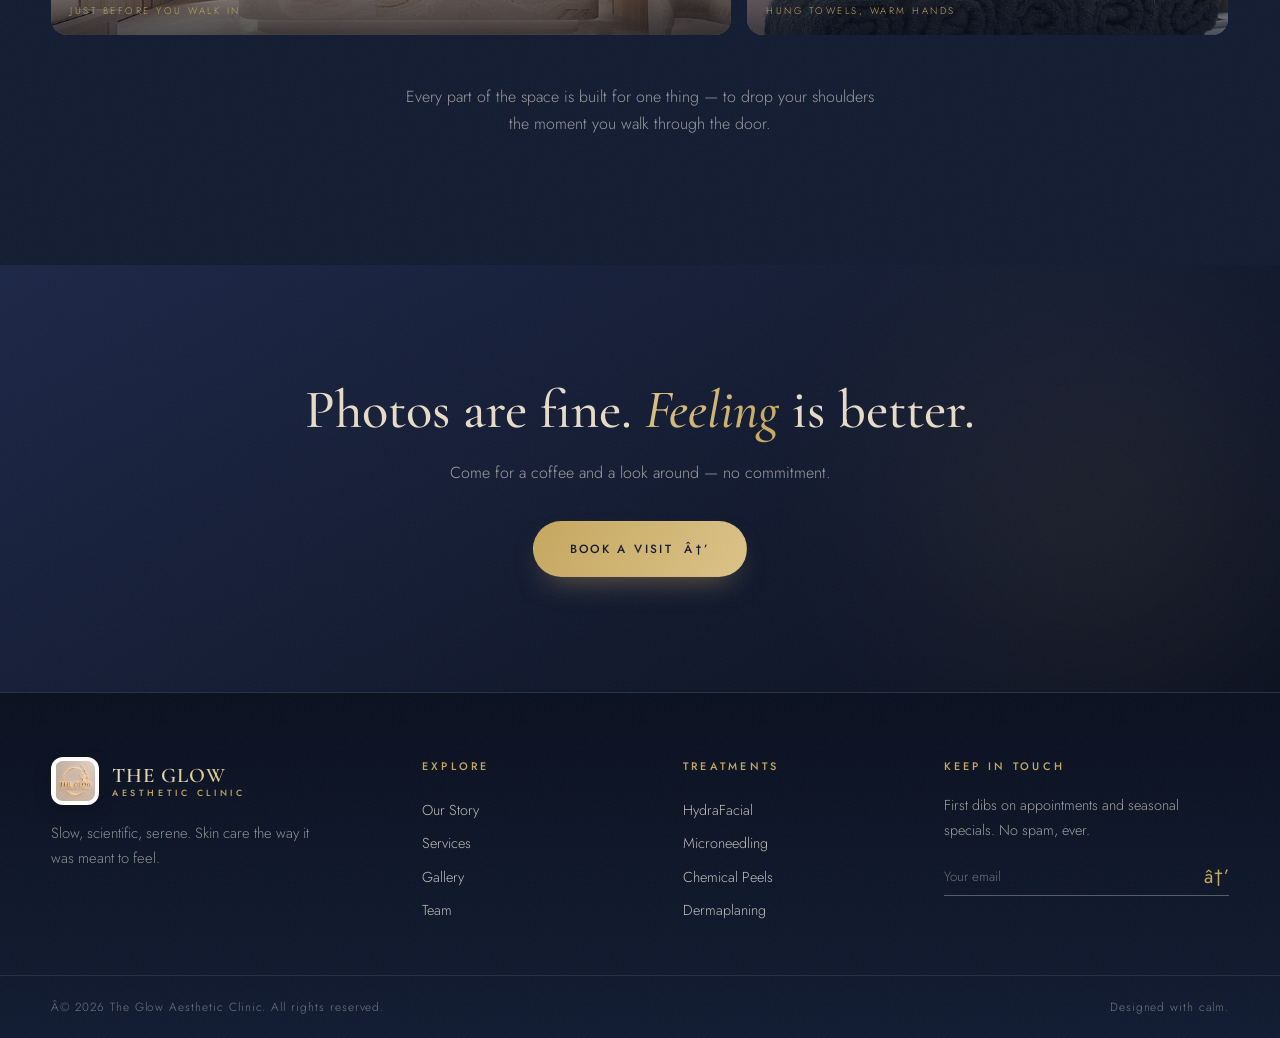
<file: gallery.html>
﻿﻿<!DOCTYPE html>
<html lang="en">
<head>
  <meta charset="UTF-8">
  <meta name="viewport" content="width=device-width, initial-scale=1.0">
  <title>Gallery —  The Glow Aesthetic Clinic</title>
  <meta name="description" content="A visual walk through The Glow —  the calm room, the treatment process and the lounge.">
  <link rel="preconnect" href="https://fonts.googleapis.com">
  <link rel="preconnect" href="https://fonts.gstatic.com" crossorigin>
  <link href="https://fonts.googleapis.com/css2?family=Cormorant+Garamond:ital,wght@0,300;0,400;0,500;0,600;0,700;1,300;1,400;1,500;1,600&family=Jost:wght@200;300;400;500;600&family=Pinyon+Script&display=swap" rel="stylesheet">
  <link rel="stylesheet" href="css/style.css">
</head>
<body>

  <div class="progress-bar"></div>

  <div class="loader" aria-hidden="true">
    <div class="ring"><img src="assets/logo.jpg" alt=""></div>
  </div>

  <header class="site-header" id="siteHeader">
    <div class="announce">20% off your first HydraFacial —  mention GLOVING at booking</div>
    <div class="container header-inner">
      <a href="index.html" class="brand" aria-label="The Glow —  home">
        <img class="brand-mark" src="assets/logo.jpg" alt="The Glow logo">
        <span class="brand-text">
          <span class="brand-name">The Glow</span>
          <span class="brand-sub">Aesthetic Clinic</span>
        </span>
      </a>
      <nav class="nav" aria-label="Primary">
        <a href="index.html" class="nav-link">Home</a>
        <a href="about.html" class="nav-link">About</a>
        <a href="services.html" class="nav-link">Services</a>
        <a href="gallery.html" class="nav-link active">Gallery</a>
        <a href="team.html" class="nav-link">Team</a>
        <a href="reviews.html" class="nav-link">Reviews</a>
        <a href="contact.html" class="nav-link nav-cta">Book Now</a>
      </nav>
      <button class="nav-toggle" id="navToggle" aria-label="Open menu" aria-expanded="false">
        <span></span><span></span><span></span>
      </button>
    </div>
  </header>

  <div class="mobile-menu" id="mobileMenu" aria-hidden="true">
    <nav aria-label="Mobile">
      <a href="index.html">Home</a>
      <a href="about.html">About</a>
      <a href="services.html">Services</a>
      <a href="gallery.html">Gallery</a>
      <a href="team.html">Team</a>
      <a href="reviews.html">Reviews</a>
      <a href="contact.html" class="mobile-cta">Book Now</a>
    </nav>
  </div>

  <main>

    <section class="page-hero">
      <div class="aurora" aria-hidden="true"><span class="blob b1"></span><span class="blob b2"></span></div>
      <div class="container">
        <p class="page-overline reveal">Gallery</p>
        <h1 class="page-title reveal" style="--d:.08s">The room, the process, <em>the light.</em></h1>
        <p class="page-lead reveal" style="--d:.16s">No staging, no perfection —  just the real corners, real treatments and small details that make a visit feel like a deep breath.</p>
      </div>
    </section>

    <section class="sec section">
      <div class="container">
        <div class="gallery-mosaic">
          <figure class="gm gm-1 reveal">
            <img src="assets/gallery/treatment+room.jpg" alt="The calm treatment room" loading="lazy">
            <figcaption>The calm room<small>Where it all happens</small></figcaption>
          </figure>
          <figure class="gm gm-2 reveal" style="--d:.06s">
            <img src="assets/gallery/Esthetician-Jobs-1.png" alt="A HydraFacial session in progress" loading="lazy">
            <figcaption>The process<small>HydraFacial hour</small></figcaption>
          </figure>
          <figure class="gm gm-3 reveal" style="--d:.12s">
            <img src="assets/gallery/7d8677c394541e433dc6d40976c4f2ef.jpg" alt="The lounge area" loading="lazy">
            <figcaption>The lounge<small>Coffee corner</small></figcaption>
          </figure>
          <figure class="gm gm-4 reveal" style="--d:.18s">
            <img src="assets/gallery/OIP%20(16).jpg" alt="Client fresh after treatment" loading="lazy">
            <figcaption>Fresh &amp; bright<small>Post-treatment</small></figcaption>
          </figure>
          <figure class="gm gm-5 reveal" style="--d:.24s">
            <img src="assets/gallery/combined-acupuncture-bodywork-room.jpg" alt="Massage detail" loading="lazy">
            <figcaption>Slow hands<small>Body work</small></figcaption>
          </figure>
          <figure class="gm gm-6 reveal" style="--d:.3s">
            <img src="assets/gallery/OIP%20(17).jpg" alt="Neat product shelf" loading="lazy">
            <figcaption>Pure formulas<small>What we use</small></figcaption>
          </figure>
          <figure class="gm gm-7 reveal" style="--d:.36s">
            <img src="assets/gallery/pngtree-a-modern-interior-design-of-a-luxury-spa-salon-reception-image_15676766.jpg" alt="The treatment bed in the dim light" loading="lazy">
            <figcaption>The golden hour<small>Just before you walk in</small></figcaption>
          </figure>
          <figure class="gm gm-8 reveal" style="--d:.42s">
            <img src="assets/gallery/hairdressing-salon-towels-pack-of-12-black-chlorine-resistant-migrationtowelsrus-aztex-494047.jpg" alt="Ceramics and towels detail" loading="lazy">
            <figcaption>Little details<small>Hung towels, warm hands</small></figcaption>
          </figure>
        </div>

        <p class="section-note reveal mt-3" style="max-width:52ch;margin-inline:auto;text-align:center">Every part of the space is built for one thing —  to drop your shoulders the moment you walk through the door.</p>
      </div>
    </section>

    <section class="cta-band section">
      <div class="aurora" aria-hidden="true"><span class="blob b1"></span></div>
      <div class="container">
        <h2>Photos are fine. <em>Feeling</em> is better.</h2>
        <p>Come for a coffee and a look around —  no commitment.</p>
        <a href="contact.html" class="btn btn-primary">Book a visit <span class="arrow">â†’</span></a>
      </div>
    </section>

  </main>

  <footer class="footer">
    <div class="container footer-grid">
      <div class="footer-brand">
        <a href="index.html" class="brand">
          <img class="brand-mark" src="assets/logo.jpg" alt="The Glow logo">
          <span class="brand-text">
            <span class="brand-name">The Glow</span>
            <span class="brand-sub">Aesthetic Clinic</span>
          </span>
        </a>
        <p class="footer-note">Slow, scientific, serene. Skin care the way it was meant to feel.</p>
      </div>
      <div class="footer-col">
        <h4>Explore</h4>
        <a href="about.html">Our Story</a>
        <a href="services.html">Services</a>
        <a href="gallery.html">Gallery</a>
        <a href="team.html">Team</a>
      </div>
      <div class="footer-col">
        <h4>Treatments</h4>
        <a href="services.html">HydraFacial</a>
        <a href="services.html">Microneedling</a>
        <a href="services.html">Chemical Peels</a>
        <a href="services.html">Dermaplaning</a>
      </div>
      <div class="footer-col">
        <h4>Keep in touch</h4>
        <p class="footer-contact">First dibs on appointments and seasonal specials. No spam, ever.</p>
        <form class="newsletter" id="newsletterForm">
          <input type="email" placeholder="Your email" aria-label="Email address" required>
          <button type="submit" aria-label="Subscribe">â†’</button>
        </form>
      </div>
    </div>
    <div class="footer-bottom">
      <div class="container" style="display:flex;justify-content:space-between;gap:1rem;flex-wrap:wrap">
        <p>Â© <span id="year"></span> The Glow Aesthetic Clinic. All rights reserved.</p>
        <p>Designed with calm.</p>
      </div>
    </div>
  </footer>

  <button class="to-top" id="toTop" aria-label="Back to top">â†‘</button>

  <script src="js/main.js"></script>
</body>
</html>
</file>
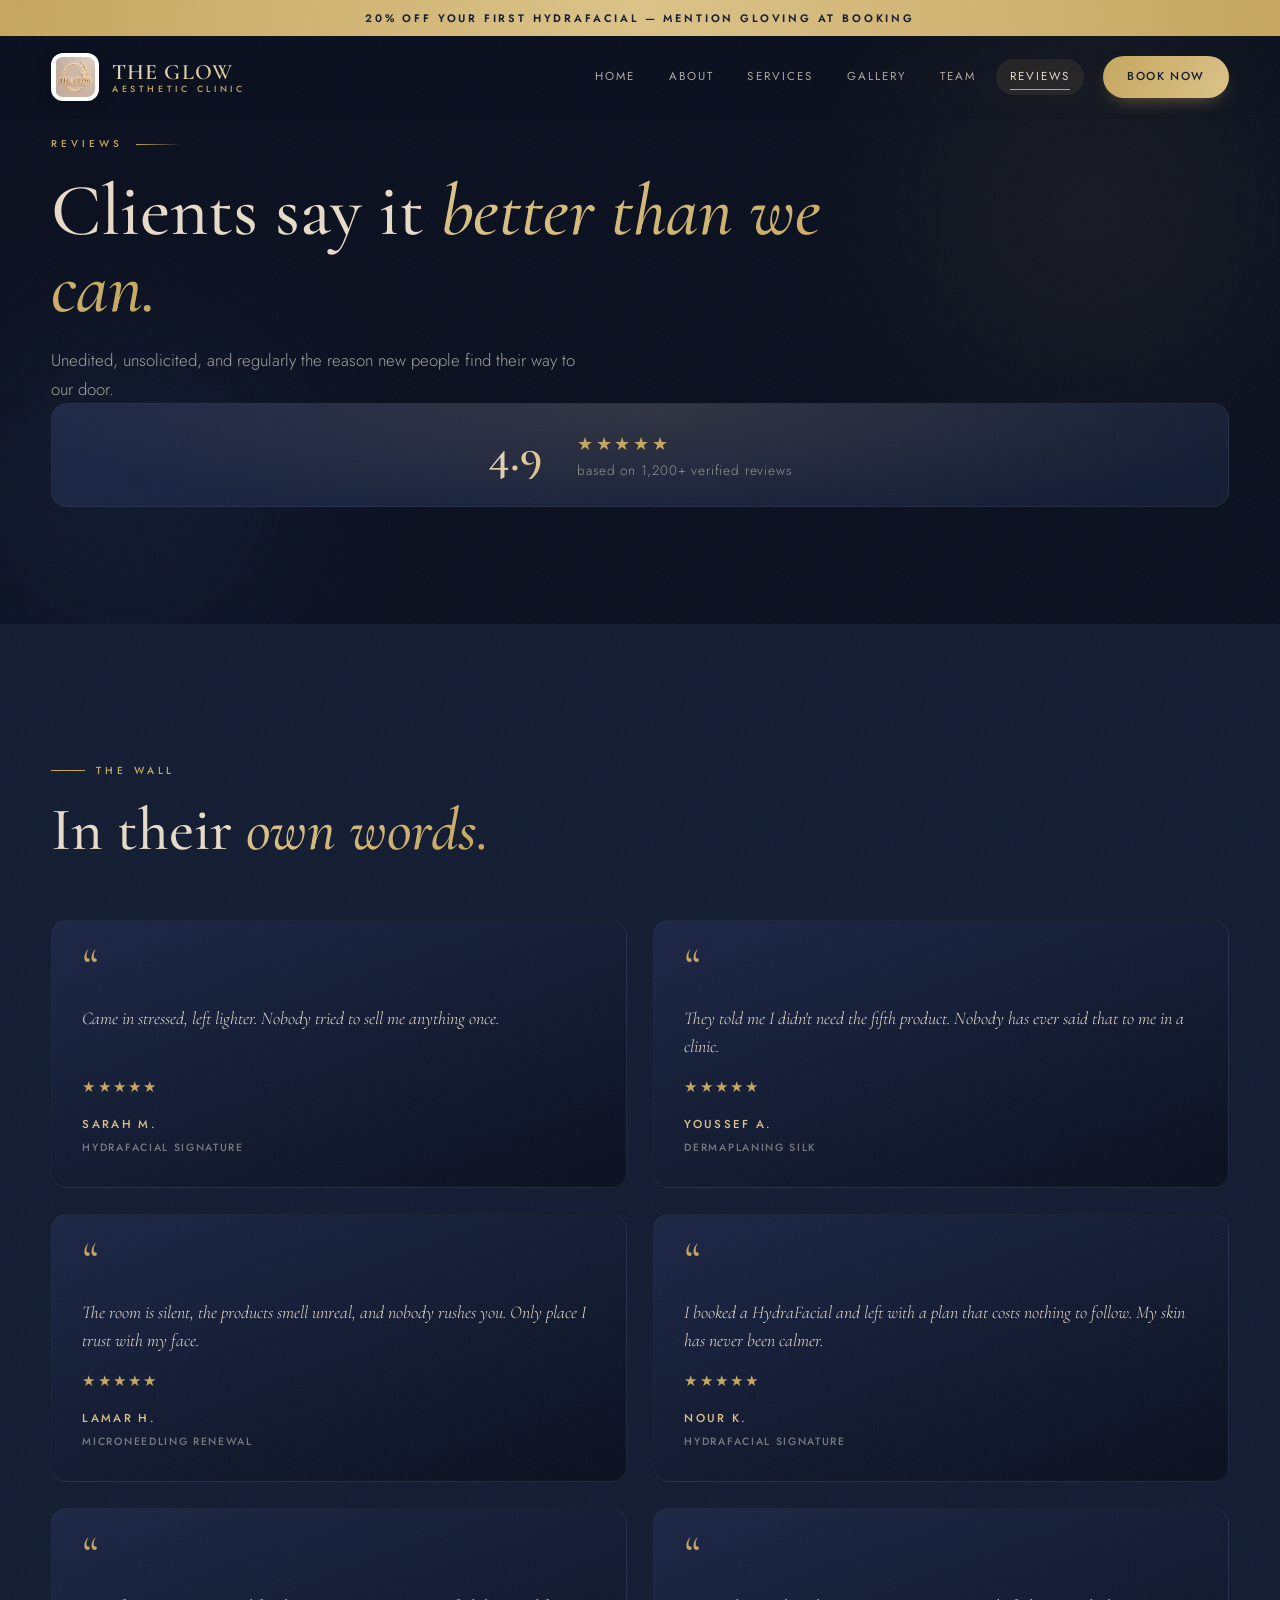
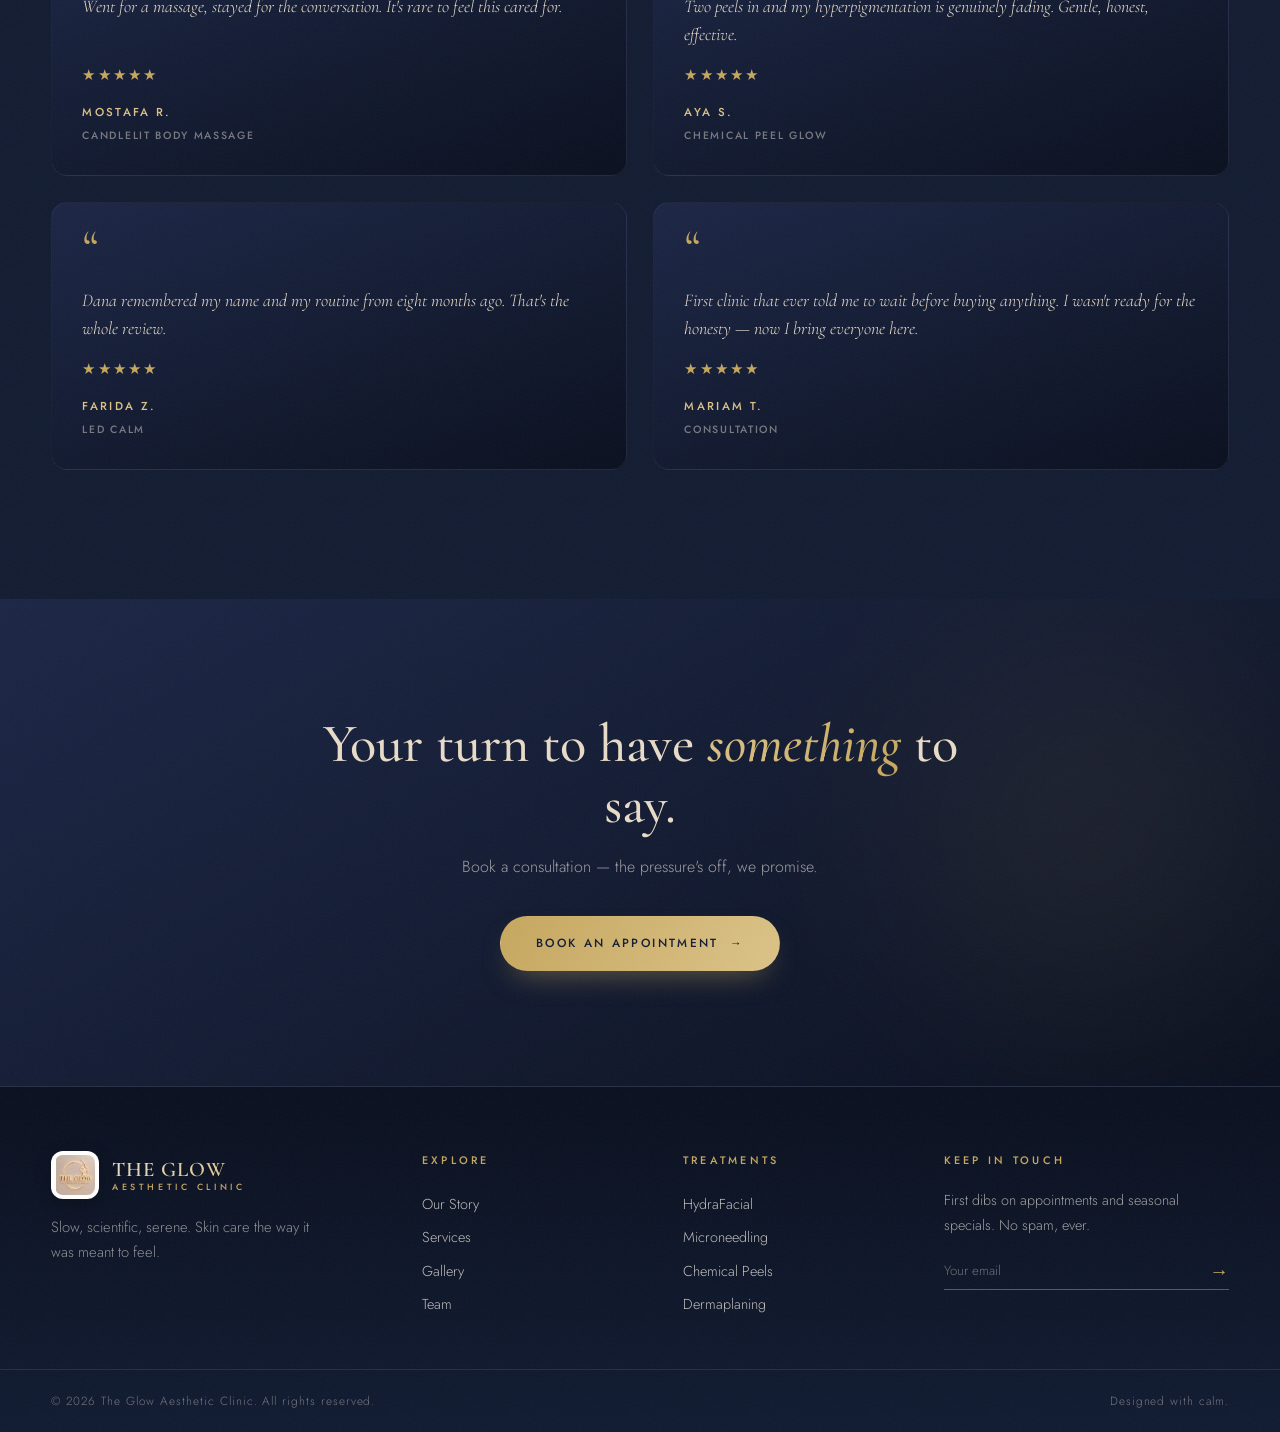
<file: reviews.html>
<!DOCTYPE html>
<html lang="en">
<head>
  <meta charset="UTF-8">
  <meta name="viewport" content="width=device-width, initial-scale=1.0">
  <title>Client Reviews — The Glow Aesthetic Clinic</title>
  <meta name="description" content="Real words from our clients — 4.9 average across 1,200+ reviews at The Glow Aesthetic Clinic.">
  <link rel="preconnect" href="https://fonts.googleapis.com">
  <link rel="preconnect" href="https://fonts.gstatic.com" crossorigin>
  <link href="https://fonts.googleapis.com/css2?family=Cormorant+Garamond:ital,wght@0,300;0,400;0,500;0,600;0,700;1,300;1,400;1,500;1,600&family=Jost:wght@200;300;400;500;600&family=Pinyon+Script&display=swap" rel="stylesheet">
  <link rel="stylesheet" href="css/style.css">
</head>
<body>

  <div class="progress-bar"></div>

  <div class="loader" aria-hidden="true">
    <div class="ring"><img src="assets/logo.jpg" alt=""></div>
  </div>

  <header class="site-header" id="siteHeader">
    <div class="announce">20% off your first HydraFacial — mention GLOVING at booking</div>
    <div class="container header-inner">
      <a href="index.html" class="brand" aria-label="The Glow — home">
        <img class="brand-mark" src="assets/logo.jpg" alt="The Glow logo">
        <span class="brand-text">
          <span class="brand-name">The Glow</span>
          <span class="brand-sub">Aesthetic Clinic</span>
        </span>
      </a>
      <nav class="nav" aria-label="Primary">
        <a href="index.html" class="nav-link">Home</a>
        <a href="about.html" class="nav-link">About</a>
        <a href="services.html" class="nav-link">Services</a>
        <a href="gallery.html" class="nav-link">Gallery</a>
        <a href="team.html" class="nav-link">Team</a>
        <a href="reviews.html" class="nav-link active">Reviews</a>
        <a href="contact.html" class="nav-link nav-cta">Book Now</a>
      </nav>
      <button class="nav-toggle" id="navToggle" aria-label="Open menu" aria-expanded="false">
        <span></span><span></span><span></span>
      </button>
    </div>
  </header>

  <div class="mobile-menu" id="mobileMenu" aria-hidden="true">
    <nav aria-label="Mobile">
      <a href="index.html">Home</a>
      <a href="about.html">About</a>
      <a href="services.html">Services</a>
      <a href="gallery.html">Gallery</a>
      <a href="team.html">Team</a>
      <a href="reviews.html">Reviews</a>
      <a href="contact.html" class="mobile-cta">Book Now</a>
    </nav>
  </div>

  <main>

    <section class="page-hero">
      <div class="aurora" aria-hidden="true"><span class="blob b1"></span><span class="blob b2"></span></div>
      <div class="container">
        <p class="page-overline reveal">Reviews</p>
        <h1 class="page-title reveal" style="--d:.08s">Clients say it <em>better than we can.</em></h1>
        <p class="page-lead reveal" style="--d:.16s">Unedited, unsolicited, and regularly the reason new people find their way to our door.</p>
      </div>
      <div class="container">
        <div class="rating-banner reveal" style="--d:.24s">
          <span class="big">4.9</span>
          <div>
            <div class="stars">★★★★★</div>
            <p>based on 1,200+ verified reviews</p>
          </div>
        </div>
      </div>
    </section>

    <section class="sec section">
      <div class="container">
        <div class="section-head">
          <p class="eyebrow reveal">The wall</p>
          <h2 class="section-title reveal" style="--d:.08s">In their <em>own words.</em></h2>
        </div>

        <div class="review-grid">
          <article class="review-card reveal">
            <span class="quote-mark">“</span>
            <p>Came in stressed, left lighter. Nobody tried to sell me anything once.</p>
            <div class="stars">★★★★★</div>
            <cite>Sarah M.<span class="review-tag">HydraFacial Signature</span></cite>
          </article>

          <article class="review-card reveal" style="--d:.08s">
            <span class="quote-mark">“</span>
            <p>They told me I didn't need the fifth product. Nobody has ever said that to me in a clinic.</p>
            <div class="stars">★★★★★</div>
            <cite>Youssef A.<span class="review-tag">Dermaplaning Silk</span></cite>
          </article>

          <article class="review-card reveal" style="--d:.16s">
            <span class="quote-mark">“</span>
            <p>The room is silent, the products smell unreal, and nobody rushes you. Only place I trust with my face.</p>
            <div class="stars">★★★★★</div>
            <cite>Lamar H.<span class="review-tag">Microneedling Renewal</span></cite>
          </article>

          <article class="review-card reveal" style="--d:.24s">
            <span class="quote-mark">“</span>
            <p>I booked a HydraFacial and left with a plan that costs nothing to follow. My skin has never been calmer.</p>
            <div class="stars">★★★★★</div>
            <cite>Nour K.<span class="review-tag">HydraFacial Signature</span></cite>
          </article>

          <article class="review-card reveal">
            <span class="quote-mark">“</span>
            <p>Went for a massage, stayed for the conversation. It's rare to feel this cared for.</p>
            <div class="stars">★★★★★</div>
            <cite>Mostafa R.<span class="review-tag">Candlelit Body Massage</span></cite>
          </article>

          <article class="review-card reveal" style="--d:.08s">
            <span class="quote-mark">“</span>
            <p>Two peels in and my hyperpigmentation is genuinely fading. Gentle, honest, effective.</p>
            <div class="stars">★★★★★</div>
            <cite>Aya S.<span class="review-tag">Chemical Peel Glow</span></cite>
          </article>

          <article class="review-card reveal" style="--d:.16s">
            <span class="quote-mark">“</span>
            <p>Dana remembered my name and my routine from eight months ago. That's the whole review.</p>
            <div class="stars">★★★★★</div>
            <cite>Farida Z.<span class="review-tag">LED Calm</span></cite>
          </article>

          <article class="review-card reveal" style="--d:.24s">
            <span class="quote-mark">“</span>
            <p>First clinic that ever told me to wait before buying anything. I wasn't ready for the honesty — now I bring everyone here.</p>
            <div class="stars">★★★★★</div>
            <cite>Mariam T.<span class="review-tag">Consultation</span></cite>
          </article>
        </div>
      </div>
    </section>

    <section class="cta-band section">
      <div class="aurora" aria-hidden="true"><span class="blob b1"></span></div>
      <div class="container">
        <h2>Your turn to have <em>something</em> to say.</h2>
        <p>Book a consultation — the pressure's off, we promise.</p>
        <a href="contact.html" class="btn btn-primary">Book an appointment <span class="arrow">→</span></a>
      </div>
    </section>

  </main>

  <footer class="footer">
    <div class="container footer-grid">
      <div class="footer-brand">
        <a href="index.html" class="brand">
          <img class="brand-mark" src="assets/logo.jpg" alt="The Glow logo">
          <span class="brand-text">
            <span class="brand-name">The Glow</span>
            <span class="brand-sub">Aesthetic Clinic</span>
          </span>
        </a>
        <p class="footer-note">Slow, scientific, serene. Skin care the way it was meant to feel.</p>
      </div>
      <div class="footer-col">
        <h4>Explore</h4>
        <a href="about.html">Our Story</a>
        <a href="services.html">Services</a>
        <a href="gallery.html">Gallery</a>
        <a href="team.html">Team</a>
      </div>
      <div class="footer-col">
        <h4>Treatments</h4>
        <a href="services.html">HydraFacial</a>
        <a href="services.html">Microneedling</a>
        <a href="services.html">Chemical Peels</a>
        <a href="services.html">Dermaplaning</a>
      </div>
      <div class="footer-col">
        <h4>Keep in touch</h4>
        <p class="footer-contact">First dibs on appointments and seasonal specials. No spam, ever.</p>
        <form class="newsletter" id="newsletterForm">
          <input type="email" placeholder="Your email" aria-label="Email address" required>
          <button type="submit" aria-label="Subscribe">→</button>
        </form>
      </div>
    </div>
    <div class="footer-bottom">
      <div class="container" style="display:flex;justify-content:space-between;gap:1rem;flex-wrap:wrap">
        <p>© <span id="year"></span> The Glow Aesthetic Clinic. All rights reserved.</p>
        <p>Designed with calm.</p>
      </div>
    </div>
  </footer>

  <button class="to-top" id="toTop" aria-label="Back to top">↑</button>

  <script src="js/main.js"></script>
</body>
</html>
</file>
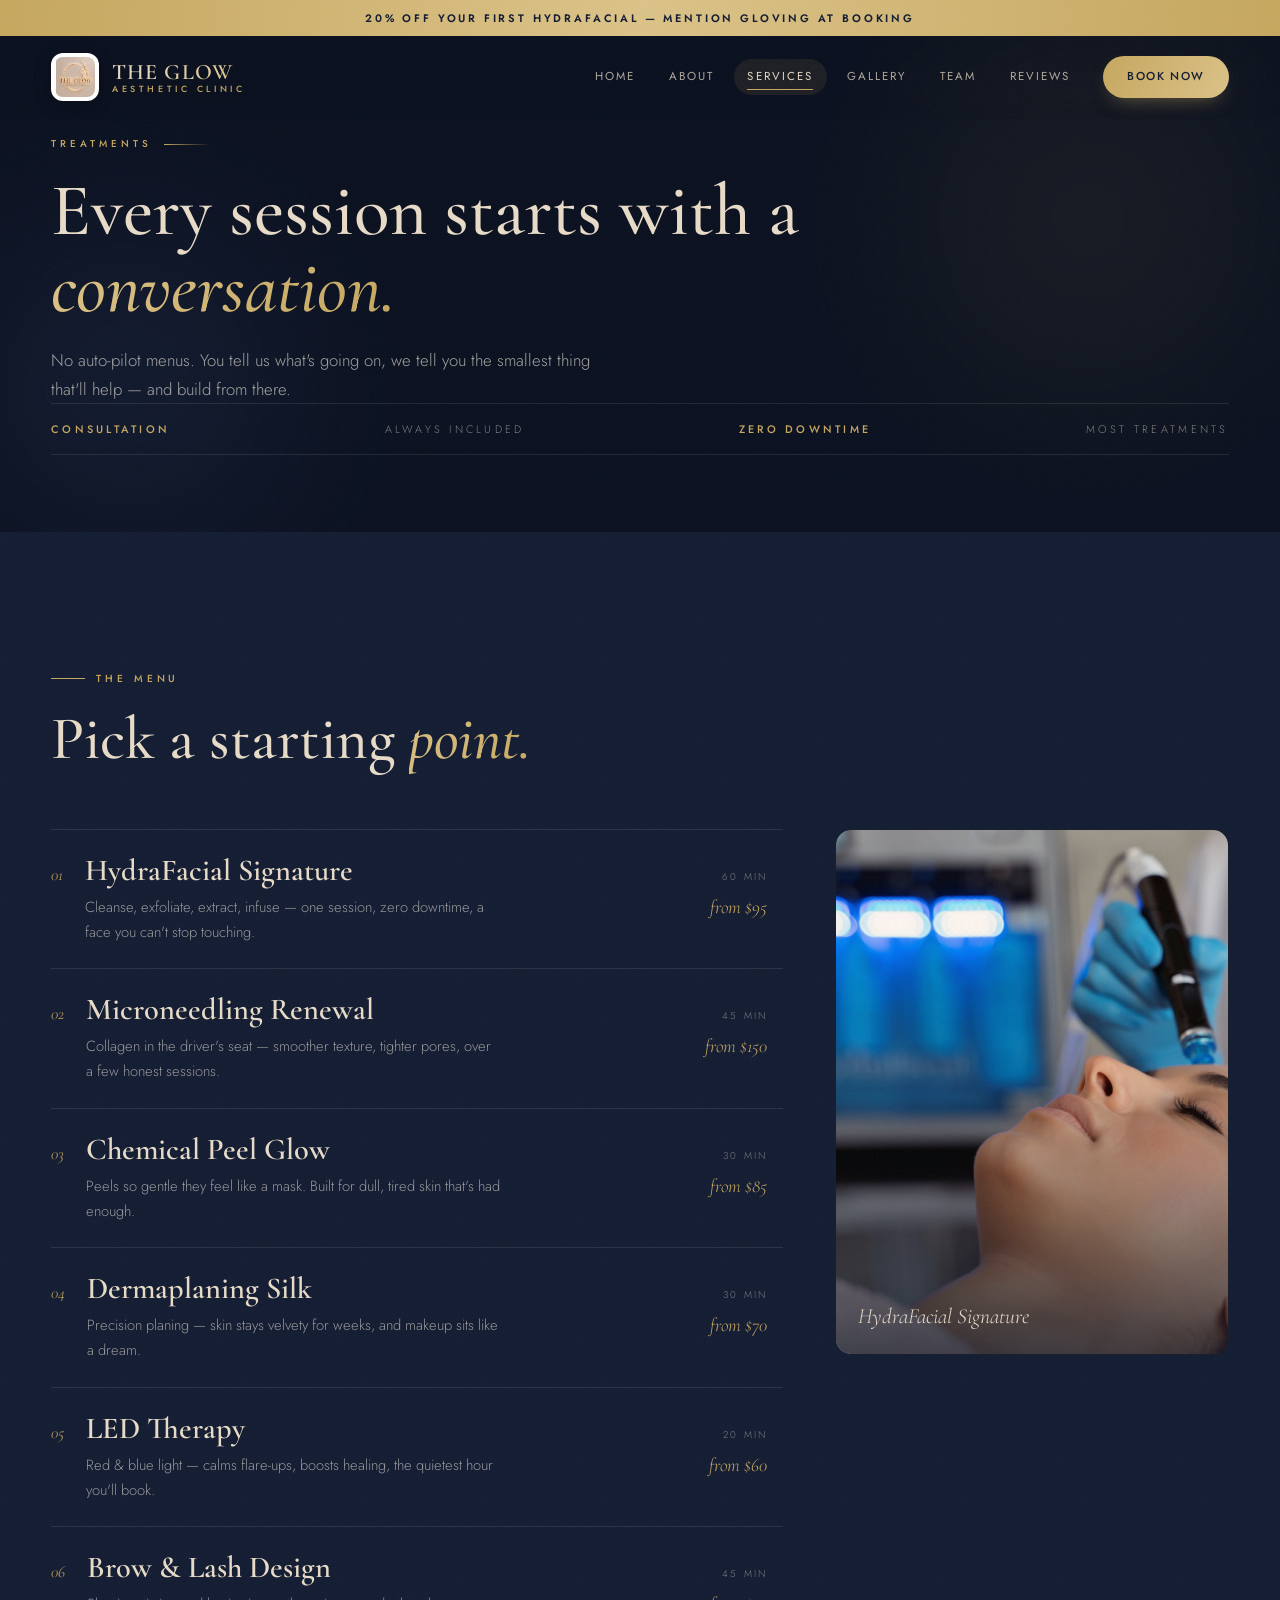
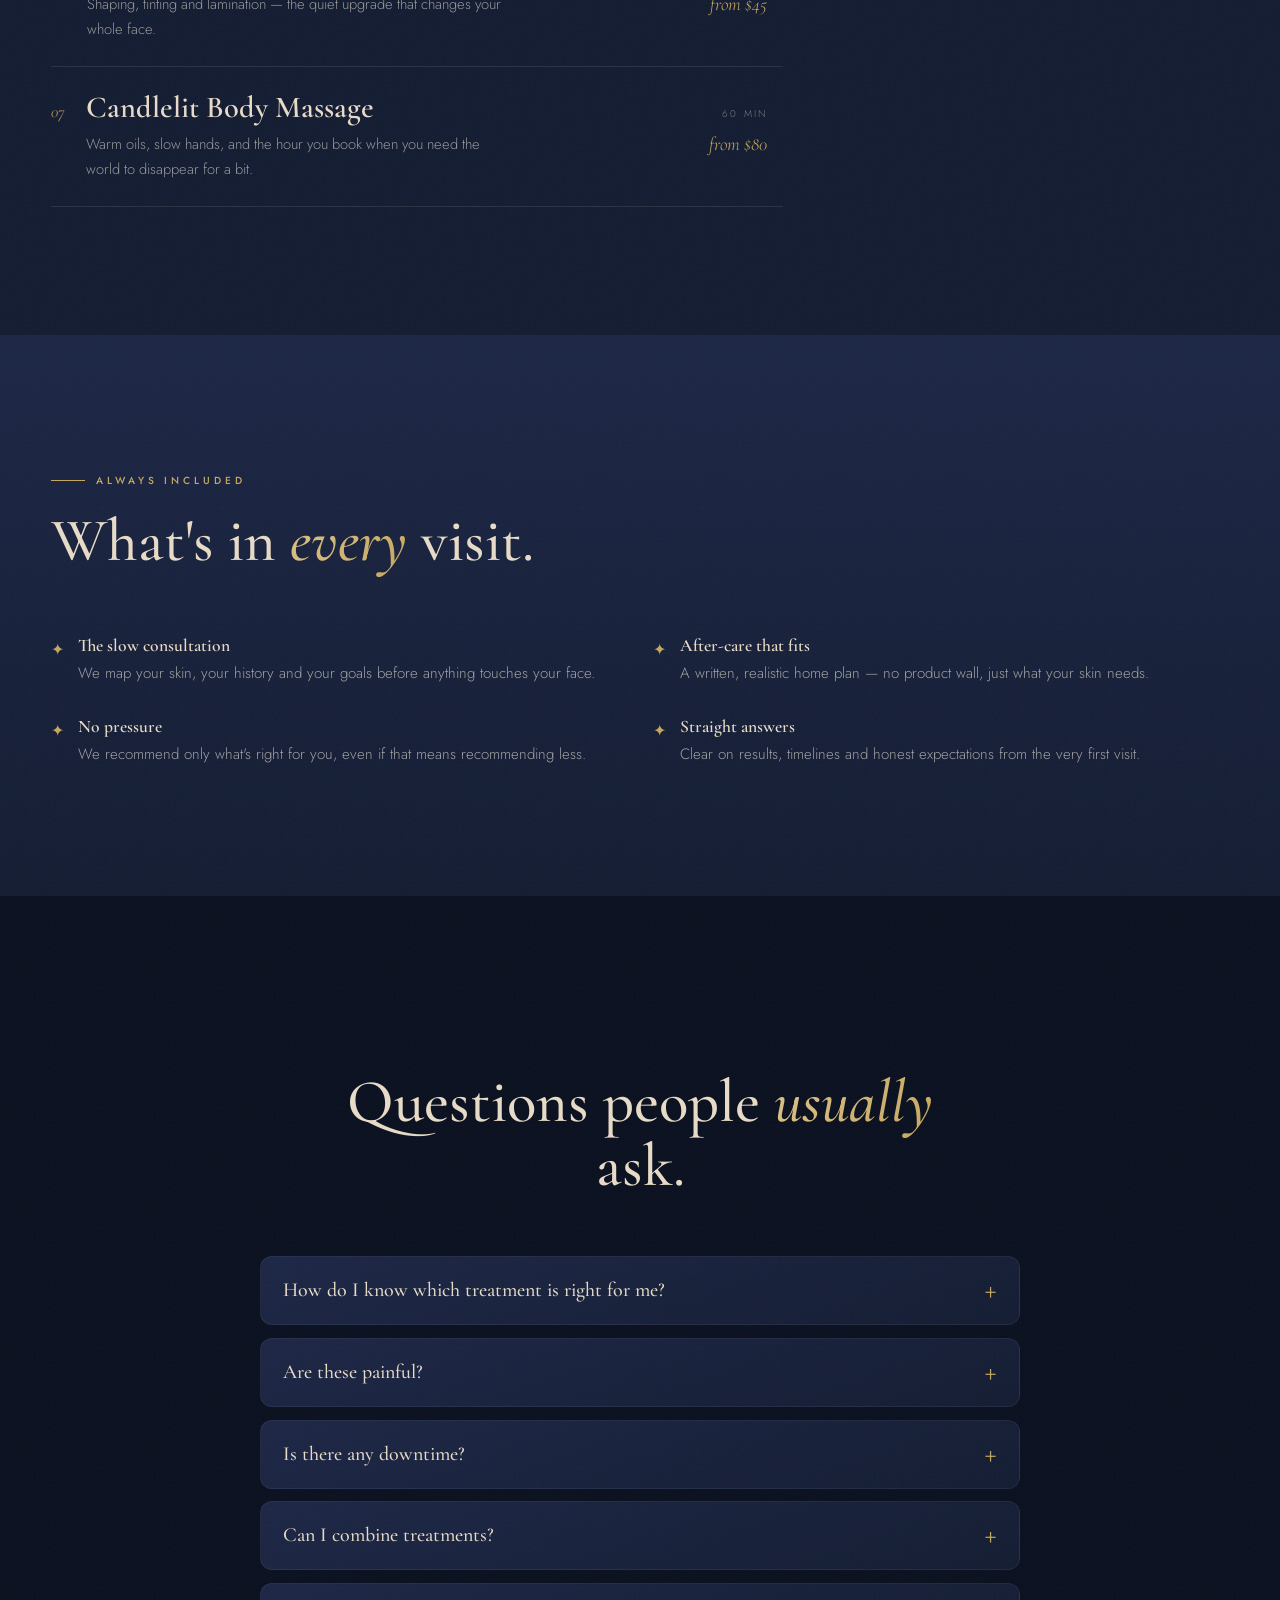
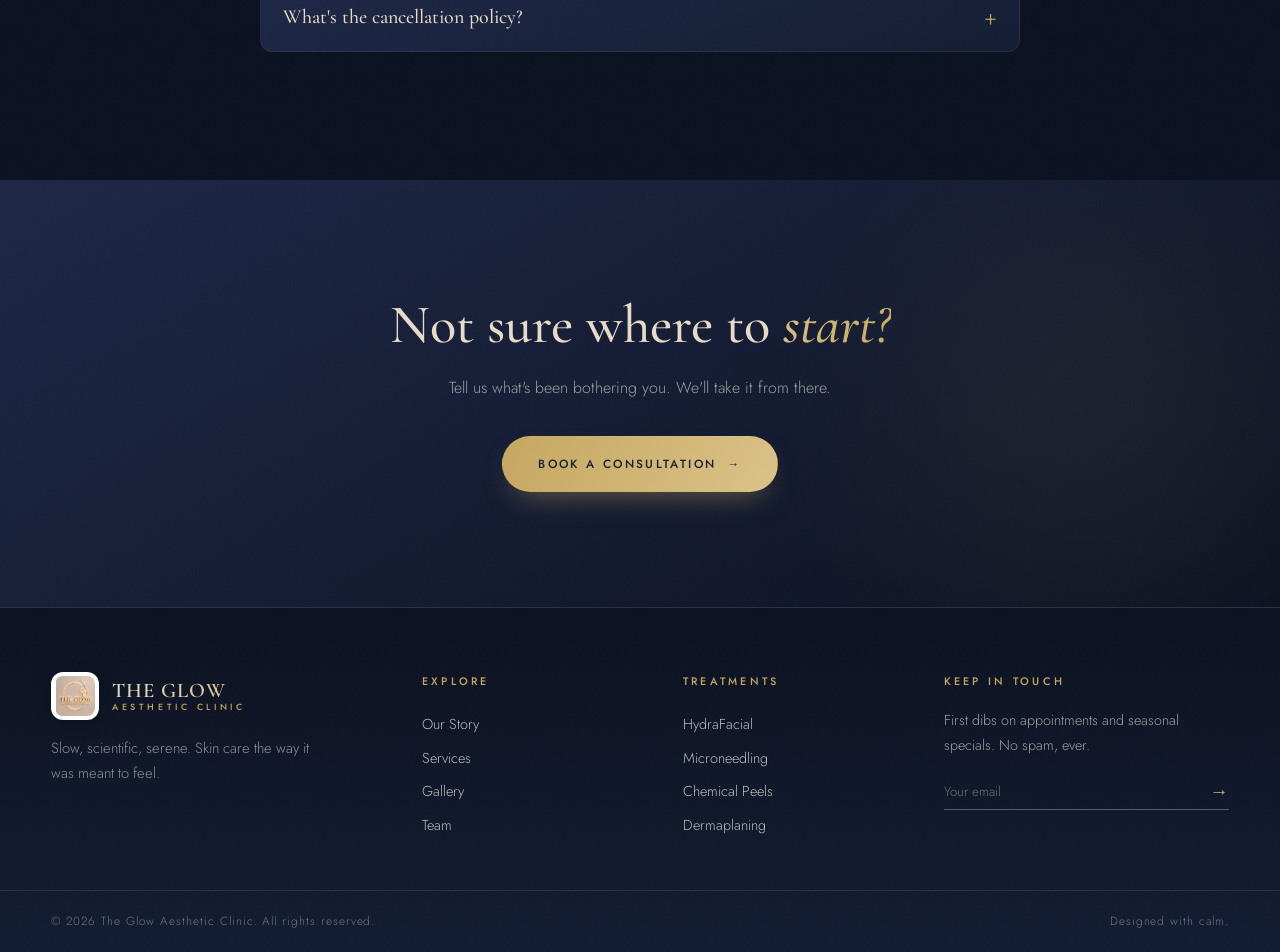
<file: services.html>
<!DOCTYPE html>
<html lang="en">
<head>
  <meta charset="UTF-8">
  <meta name="viewport" content="width=device-width, initial-scale=1.0">
  <title>Services &amp; Treatments — The Glow Aesthetic Clinic</title>
  <meta name="description" content="Explore The Glow's treatment menu — facials, peels, dermaplaning, LED therapy and body rituals.">
  <link rel="preconnect" href="https://fonts.googleapis.com">
  <link rel="preconnect" href="https://fonts.gstatic.com" crossorigin>
  <link href="https://fonts.googleapis.com/css2?family=Cormorant+Garamond:ital,wght@0,300;0,400;0,500;0,600;0,700;1,300;1,400;1,500;1,600&family=Jost:wght@200;300;400;500;600&family=Pinyon+Script&display=swap" rel="stylesheet">
  <link rel="stylesheet" href="css/style.css">
</head>
<body>

  <div class="progress-bar"></div>

  <div class="loader" aria-hidden="true">
    <div class="ring"><img src="assets/logo.jpg" alt=""></div>
  </div>

  <header class="site-header" id="siteHeader">
    <div class="announce">20% off your first HydraFacial — mention GLOVING at booking</div>
    <div class="container header-inner">
      <a href="index.html" class="brand" aria-label="The Glow — home">
        <img class="brand-mark" src="assets/logo.jpg" alt="The Glow logo">
        <span class="brand-text">
          <span class="brand-name">The Glow</span>
          <span class="brand-sub">Aesthetic Clinic</span>
        </span>
      </a>
      <nav class="nav" aria-label="Primary">
        <a href="index.html" class="nav-link">Home</a>
        <a href="about.html" class="nav-link">About</a>
        <a href="services.html" class="nav-link active">Services</a>
        <a href="gallery.html" class="nav-link">Gallery</a>
        <a href="team.html" class="nav-link">Team</a>
        <a href="reviews.html" class="nav-link">Reviews</a>
        <a href="contact.html" class="nav-link nav-cta">Book Now</a>
      </nav>
      <button class="nav-toggle" id="navToggle" aria-label="Open menu" aria-expanded="false">
        <span></span><span></span><span></span>
      </button>
    </div>
  </header>

  <div class="mobile-menu" id="mobileMenu" aria-hidden="true">
    <nav aria-label="Mobile">
      <a href="index.html">Home</a>
      <a href="about.html">About</a>
      <a href="services.html">Services</a>
      <a href="gallery.html">Gallery</a>
      <a href="team.html">Team</a>
      <a href="reviews.html">Reviews</a>
      <a href="contact.html" class="mobile-cta">Book Now</a>
    </nav>
  </div>

  <main>

    <section class="page-hero">
      <div class="aurora" aria-hidden="true"><span class="blob b1"></span><span class="blob b2"></span></div>
      <div class="container">
        <p class="page-overline reveal">Treatments</p>
        <h1 class="page-title reveal" style="--d:.08s">Every session starts with a <em>conversation.</em></h1>
        <p class="page-lead reveal" style="--d:.16s">No auto-pilot menus. You tell us what's going on, we tell you the smallest thing that'll help — and build from there.</p>
      </div>
      <div class="container">
        <div class="strip reveal" style="--d:.24s">
          <b>Consultation</b>
          <span>Always included</span>
          <b>Zero downtime</b>
          <span>Most treatments</span>
        </div>
      </div>
    </section>

    <section class="sec section">
      <div class="container">
        <div class="section-head">
          <p class="eyebrow reveal">The menu</p>
          <h2 class="section-title reveal" style="--d:.08s">Pick a starting <em>point.</em></h2>
        </div>

        <div class="menu-wrap">

          <div class="menu">
            <article class="menu-row reveal" data-preview="0">
              <span class="menu-index">01</span>
              <div class="menu-main">
                <h3>HydraFacial Signature</h3>
                <p>Cleanse, exfoliate, extract, infuse — one session, zero downtime, a face you can't stop touching.</p>
              </div>
              <div class="menu-meta">
                <span class="menu-tag">60 min</span>
                <span class="menu-price">from $95</span>
              </div>
            </article>

            <article class="menu-row reveal" style="--d:.06s" data-preview="1">
              <span class="menu-index">02</span>
              <div class="menu-main">
                <h3>Microneedling Renewal</h3>
                <p>Collagen in the driver's seat — smoother texture, tighter pores, over a few honest sessions.</p>
              </div>
              <div class="menu-meta">
                <span class="menu-tag">45 min</span>
                <span class="menu-price">from $150</span>
              </div>
            </article>

            <article class="menu-row reveal" style="--d:.12s" data-preview="2">
              <span class="menu-index">03</span>
              <div class="menu-main">
                <h3>Chemical Peel Glow</h3>
                <p>Peels so gentle they feel like a mask. Built for dull, tired skin that's had enough.</p>
              </div>
              <div class="menu-meta">
                <span class="menu-tag">30 min</span>
                <span class="menu-price">from $85</span>
              </div>
            </article>

            <article class="menu-row reveal" style="--d:.18s" data-preview="3">
              <span class="menu-index">04</span>
              <div class="menu-main">
                <h3>Dermaplaning Silk</h3>
                <p>Precision planing — skin stays velvety for weeks, and makeup sits like a dream.</p>
              </div>
              <div class="menu-meta">
                <span class="menu-tag">30 min</span>
                <span class="menu-price">from $70</span>
              </div>
            </article>

            <article class="menu-row reveal" style="--d:.24s" data-preview="4">
              <span class="menu-index">05</span>
              <div class="menu-main">
                <h3>LED Therapy</h3>
                <p>Red &amp; blue light — calms flare-ups, boosts healing, the quietest hour you'll book.</p>
              </div>
              <div class="menu-meta">
                <span class="menu-tag">20 min</span>
                <span class="menu-price">from $60</span>
              </div>
            </article>

            <article class="menu-row reveal" style="--d:.3s" data-preview="5">
              <span class="menu-index">06</span>
              <div class="menu-main">
                <h3>Brow &amp; Lash Design</h3>
                <p>Shaping, tinting and lamination — the quiet upgrade that changes your whole face.</p>
              </div>
              <div class="menu-meta">
                <span class="menu-tag">45 min</span>
                <span class="menu-price">from $45</span>
              </div>
            </article>

            <article class="menu-row reveal" style="--d:.36s" data-preview="6">
              <span class="menu-index">07</span>
              <div class="menu-main">
                <h3>Candlelit Body Massage</h3>
                <p>Warm oils, slow hands, and the hour you book when you need the world to disappear for a bit.</p>
              </div>
              <div class="menu-meta">
                <span class="menu-tag">60 min</span>
                <span class="menu-price">from $80</span>
              </div>
            </article>
          </div>

          <div class="menu-preview reveal reveal-right" style="--d:.15s">
            <div class="menu-preview-track">
              <img class="pv active" src="assets/gallery/Signature-Hydrafacial-1.jpg" alt="" loading="lazy">
              <img class="pv" src="assets/gallery/endymed-intesif-rf-micro-needling.jpg" alt="" loading="lazy">
              <img class="pv" src="assets/gallery/Chemical-Peel.jpg" alt="" loading="lazy">
              <img class="pv" src="assets/gallery/1x1Dermaplaning-Model3.jpg" alt="" loading="lazy">
              <img class="pv" src="assets/gallery/MediLUX_treatment_red_light_03(2).jpg" alt="" loading="lazy">
              <img class="pv" src="assets/gallery/OIP%20(17).jpg" alt="" loading="lazy">
              <img class="pv" src="assets/gallery/komarova_anastasiya-woman-6479874_1920.jpg" alt="" loading="lazy">
            </div>
            <div class="menu-preview-cap">
              <span class="menu-preview-name">HydraFacial Signature</span>
            </div>
          </div>

        </div>
      </div>
    </section>

    <section class="sec-alt section">
      <div class="container">
        <div class="section-head">
          <p class="eyebrow reveal">Always included</p>
          <h2 class="section-title reveal" style="--d:.08s">What's in <em>every</em> visit.</h2>
        </div>
        <div class="grid-2">
          <div class="feature reveal">
            <i>✦</i>
            <div>
              <strong>The slow consultation</strong>
              <p>We map your skin, your history and your goals before anything touches your face.</p>
            </div>
          </div>
          <div class="feature reveal" style="--d:.08s">
            <i>✦</i>
            <div>
              <strong>After-care that fits</strong>
              <p>A written, realistic home plan — no product wall, just what your skin needs.</p>
            </div>
          </div>
          <div class="feature reveal" style="--d:.16s">
            <i>✦</i>
            <div>
              <strong>No pressure</strong>
              <p>We recommend only what's right for you, even if that means recommending less.</p>
            </div>
          </div>
          <div class="feature reveal" style="--d:.24s">
            <i>✦</i>
            <div>
              <strong>Straight answers</strong>
              <p>Clear on results, timelines and honest expectations from the very first visit.</p>
            </div>
          </div>
        </div>
      </div>
    </section>

    <section class="sec-deep section">
      <div class="container">
        <div class="section-head" style="text-align:center">
          <p class="eyebrow reveal" style="margin-inline:auto">Good to know</p>
          <h2 class="section-title reveal" style="--d:.08s;margin-inline:auto">Questions people <em>usually</em> ask.</h2>
        </div>
        <div class="faq">
          <details class="reveal">
            <summary>How do I know which treatment is right for me?</summary>
            <p>You don't have to figure it out — that's our job. Book a consultation (it's included, no pressure) and we'll map your skin and recommend the smallest effective next step.</p>
          </details>
          <details class="reveal" style="--d:.06s">
            <summary>Are these painful?</summary>
            <p>Most of them are surprisingly comfortable. HydraFacial, peels and LED feel soothing. Microneedling gets numbed first and most clients describe it as "more weird than painful."</p>
          </details>
          <details class="reveal" style="--d:.12s">
            <summary>Is there any downtime?</summary>
            <p>Most of the menu has zero — walk out and carry on with your day. A few advanced options may cause light redness for a few hours, and we'll tell you before we start.</p>
          </details>
          <details class="reveal" style="--d:.18s">
            <summary>Can I combine treatments?</summary>
            <p>Yes, and it's common. HydraFacial plus LED, or a peel followed by dermaplaning later on — we'll build a sequence and space everything out.</p>
          </details>
          <details class="reveal" style="--d:.24s">
            <summary>What's the cancellation policy?</summary>
            <p>Things come up — just let us know at least 24 hours ahead and we'll reschedule you with zero hassle.</p>
          </details>
        </div>
      </div>
    </section>

    <section class="cta-band section">
      <div class="aurora" aria-hidden="true"><span class="blob b1"></span></div>
      <div class="container">
        <h2>Not sure where to <em>start?</em></h2>
        <p>Tell us what's been bothering you. We'll take it from there.</p>
        <a href="contact.html" class="btn btn-primary">Book a consultation <span class="arrow">→</span></a>
      </div>
    </section>

  </main>

  <footer class="footer">
    <div class="container footer-grid">
      <div class="footer-brand">
        <a href="index.html" class="brand">
          <img class="brand-mark" src="assets/logo.jpg" alt="The Glow logo">
          <span class="brand-text">
            <span class="brand-name">The Glow</span>
            <span class="brand-sub">Aesthetic Clinic</span>
          </span>
        </a>
        <p class="footer-note">Slow, scientific, serene. Skin care the way it was meant to feel.</p>
      </div>
      <div class="footer-col">
        <h4>Explore</h4>
        <a href="about.html">Our Story</a>
        <a href="services.html">Services</a>
        <a href="gallery.html">Gallery</a>
        <a href="team.html">Team</a>
      </div>
      <div class="footer-col">
        <h4>Treatments</h4>
        <a href="services.html">HydraFacial</a>
        <a href="services.html">Microneedling</a>
        <a href="services.html">Chemical Peels</a>
        <a href="services.html">Dermaplaning</a>
      </div>
      <div class="footer-col">
        <h4>Keep in touch</h4>
        <p class="footer-contact">First dibs on appointments and seasonal specials. No spam, ever.</p>
        <form class="newsletter" id="newsletterForm">
          <input type="email" placeholder="Your email" aria-label="Email address" required>
          <button type="submit" aria-label="Subscribe">→</button>
        </form>
      </div>
    </div>
    <div class="footer-bottom">
      <div class="container" style="display:flex;justify-content:space-between;gap:1rem;flex-wrap:wrap">
        <p>© <span id="year"></span> The Glow Aesthetic Clinic. All rights reserved.</p>
        <p>Designed with calm.</p>
      </div>
    </div>
  </footer>

  <button class="to-top" id="toTop" aria-label="Back to top">↑</button>

  <script src="js/main.js"></script>
</body>
</html>
</file>
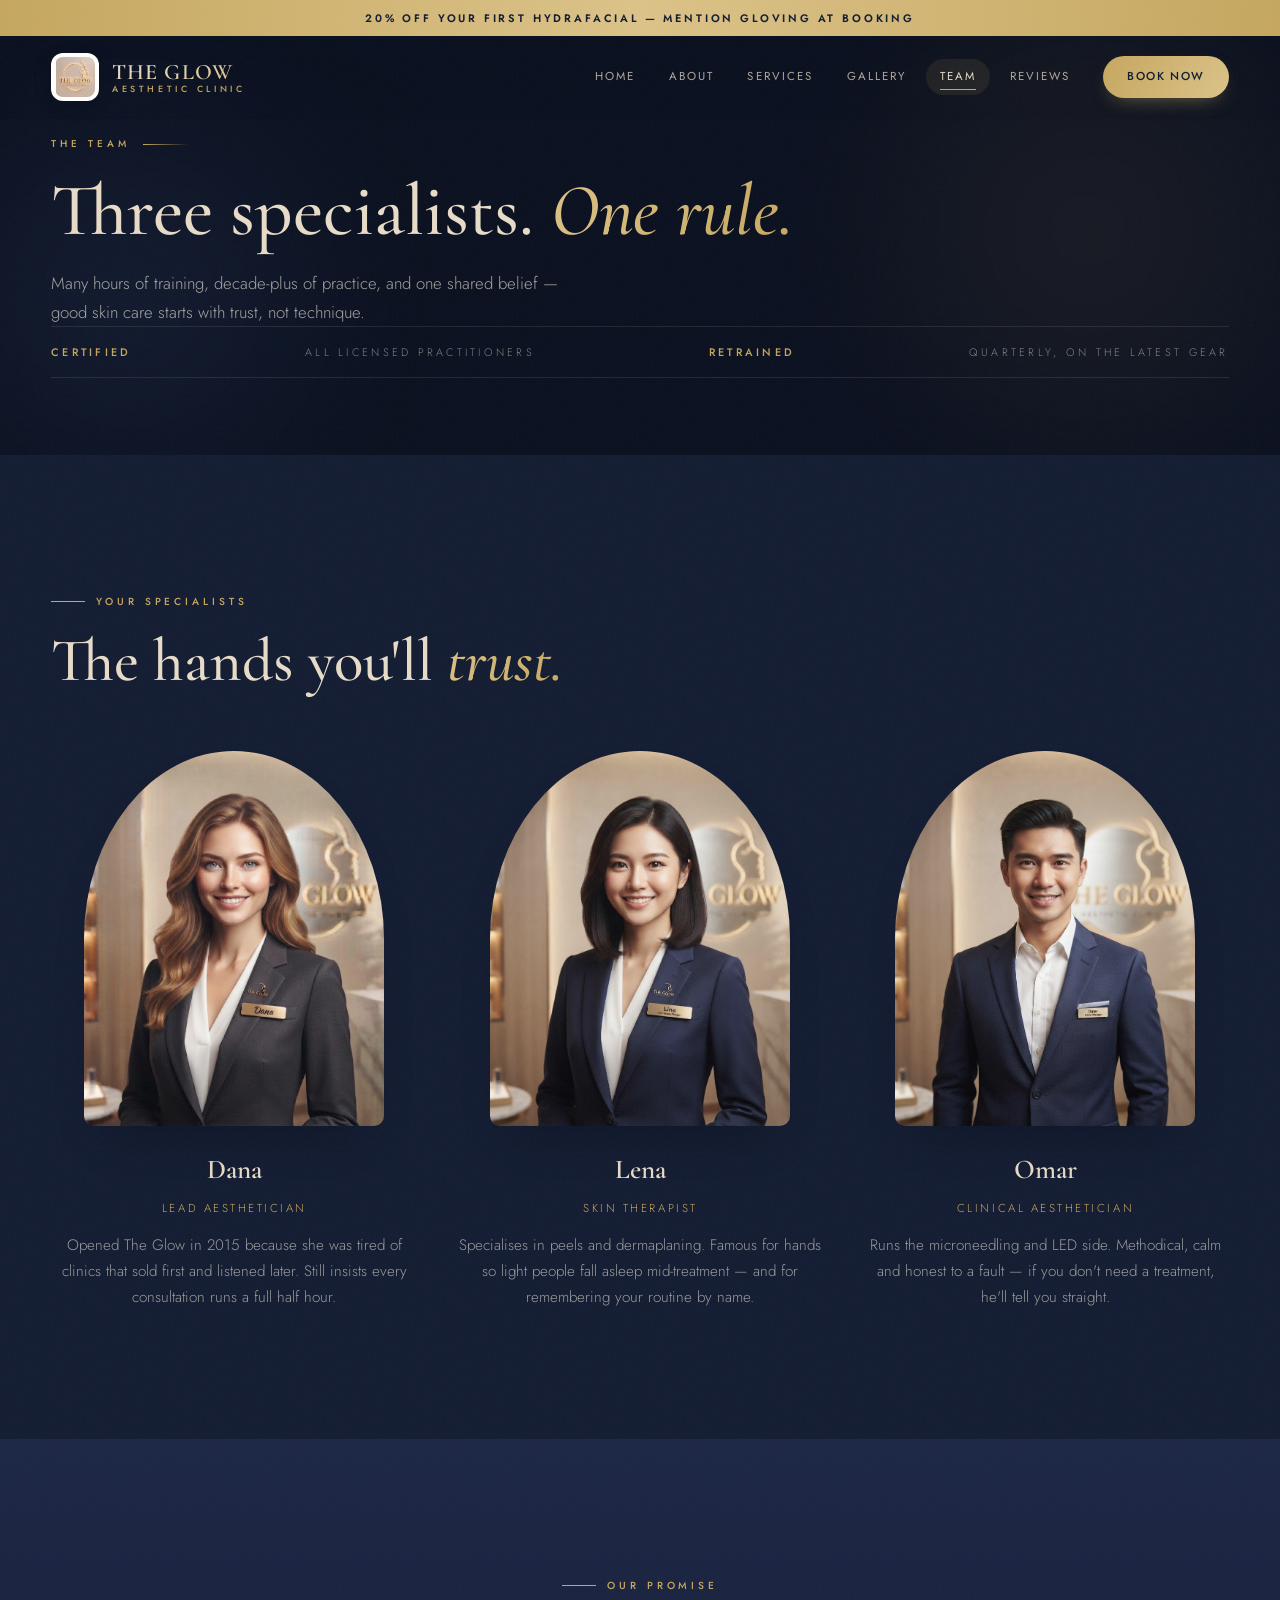
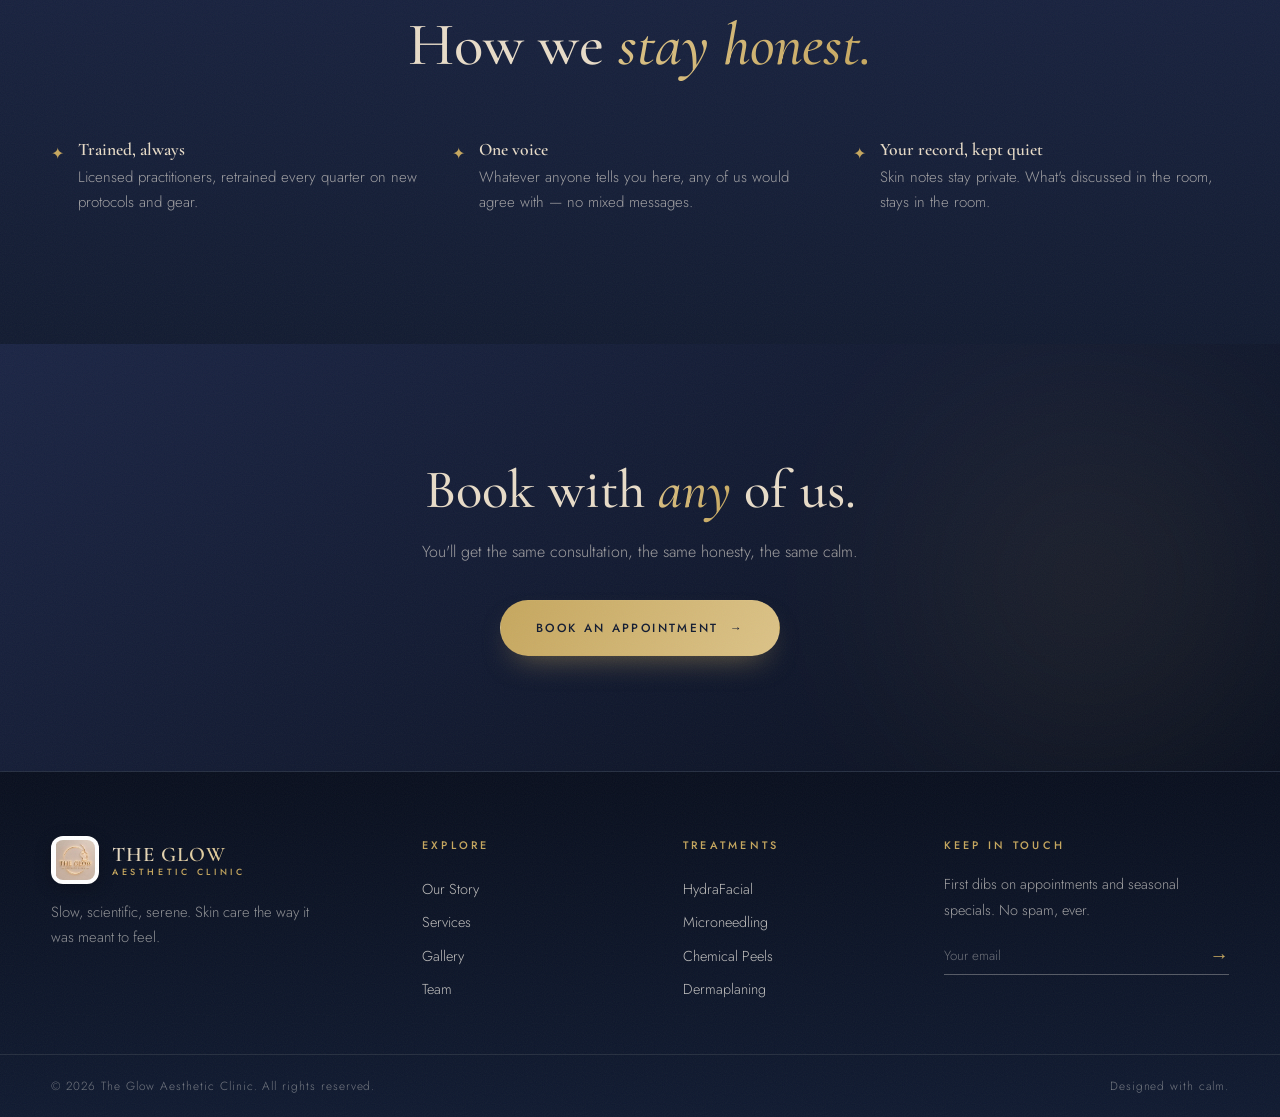
<file: team.html>
﻿<!DOCTYPE html>
<html lang="en">
<head>
  <meta charset="UTF-8">
  <meta name="viewport" content="width=device-width, initial-scale=1.0">
  <title>Our Team — The Glow Aesthetic Clinic</title>
  <meta name="description" content="Meet the specialists behind The Glow — trained, gentle and refreshingly honest.">
  <link rel="preconnect" href="https://fonts.googleapis.com">
  <link rel="preconnect" href="https://fonts.gstatic.com" crossorigin>
  <link href="https://fonts.googleapis.com/css2?family=Cormorant+Garamond:ital,wght@0,300;0,400;0,500;0,600;0,700;1,300;1,400;1,500;1,600&family=Jost:wght@200;300;400;500;600&family=Pinyon+Script&display=swap" rel="stylesheet">
  <link rel="stylesheet" href="css/style.css">
</head>
<body>

  <div class="progress-bar"></div>

  <div class="loader" aria-hidden="true">
    <div class="ring"><img src="assets/logo.jpg" alt=""></div>
  </div>

  <header class="site-header" id="siteHeader">
    <div class="announce">20% off your first HydraFacial — mention GLOVING at booking</div>
    <div class="container header-inner">
      <a href="index.html" class="brand" aria-label="The Glow — home">
        <img class="brand-mark" src="assets/logo.jpg" alt="The Glow logo">
        <span class="brand-text">
          <span class="brand-name">The Glow</span>
          <span class="brand-sub">Aesthetic Clinic</span>
        </span>
      </a>
      <nav class="nav" aria-label="Primary">
        <a href="index.html" class="nav-link">Home</a>
        <a href="about.html" class="nav-link">About</a>
        <a href="services.html" class="nav-link">Services</a>
        <a href="gallery.html" class="nav-link">Gallery</a>
        <a href="team.html" class="nav-link active">Team</a>
        <a href="reviews.html" class="nav-link">Reviews</a>
        <a href="contact.html" class="nav-link nav-cta">Book Now</a>
      </nav>
      <button class="nav-toggle" id="navToggle" aria-label="Open menu" aria-expanded="false">
        <span></span><span></span><span></span>
      </button>
    </div>
  </header>

  <div class="mobile-menu" id="mobileMenu" aria-hidden="true">
    <nav aria-label="Mobile">
      <a href="index.html">Home</a>
      <a href="about.html">About</a>
      <a href="services.html">Services</a>
      <a href="gallery.html">Gallery</a>
      <a href="team.html">Team</a>
      <a href="reviews.html">Reviews</a>
      <a href="contact.html" class="mobile-cta">Book Now</a>
    </nav>
  </div>

  <main>

    <section class="page-hero">
      <div class="aurora" aria-hidden="true"><span class="blob b1"></span><span class="blob b2"></span></div>
      <div class="container">
        <p class="page-overline reveal">The Team</p>
        <h1 class="page-title reveal" style="--d:.08s">Three specialists. <em>One rule.</em></h1>
        <p class="page-lead reveal" style="--d:.16s">Many hours of training, decade-plus of practice, and one shared belief — good skin care starts with trust, not technique.</p>
      </div>
      <div class="container">
        <div class="strip reveal" style="--d:.24s">
          <b>Certified</b>
          <span>All licensed practitioners</span>
          <b>Retrained</b>
          <span>Quarterly, on the latest gear</span>
        </div>
      </div>
    </section>

    <section class="sec section">
      <div class="container">
        <div class="section-head">
          <p class="eyebrow reveal">Your specialists</p>
          <h2 class="section-title reveal" style="--d:.08s">The hands you'll <em>trust.</em></h2>
        </div>

        <div class="team-grid">
          <article class="team-card reveal">
            <div class="team-media">
              <img src="assets/gallery/dana.jpg" alt="Dana — founder and lead aesthetician" loading="lazy">
              <span class="team-tag">Founder</span>
            </div>
            <h3>Dana</h3>
            <span class="team-role">Lead Aesthetician</span>
            <p>Opened The Glow in 2015 because she was tired of clinics that sold first and listened later. Still insists every consultation runs a full half hour.</p>
          </article>

          <article class="team-card reveal" style="--d:.1s">
            <div class="team-media">
              <img src="assets/gallery/lena.jpg" alt="Lena — senior skin therapist" loading="lazy">
              <span class="team-tag">Senior</span>
            </div>
            <h3>Lena</h3>
            <span class="team-role">Skin Therapist</span>
            <p>Specialises in peels and dermaplaning. Famous for hands so light people fall asleep mid-treatment — and for remembering your routine by name.</p>
          </article>

          <article class="team-card reveal" style="--d:.2s">
            <div class="team-media">
              <img src="assets/gallery/omar.jpg" alt="Omar — clinical aesthetician" loading="lazy">
              <span class="team-tag">Clinical</span>
            </div>
            <h3>Omar</h3>
            <span class="team-role">Clinical Aesthetician</span>
            <p>Runs the microneedling and LED side. Methodical, calm and honest to a fault — if you don't need a treatment, he'll tell you straight.</p>
          </article>
        </div>
      </div>
    </section>

    <section class="sec-alt section">
      <div class="container">
        <div class="section-head" style="text-align:center">
          <p class="eyebrow reveal" style="margin-inline:auto">Our promise</p>
          <h2 class="section-title reveal" style="--d:.08s;margin-inline:auto">How we <em>stay honest.</em></h2>
        </div>
        <div class="grid-3">
          <div class="feature reveal">
            <i>✦</i>
            <div>
              <strong>Trained, always</strong>
              <p>Licensed practitioners, retrained every quarter on new protocols and gear.</p>
            </div>
          </div>
          <div class="feature reveal" style="--d:.08s">
            <i>✦</i>
            <div>
              <strong>One voice</strong>
              <p>Whatever anyone tells you here, any of us would agree with — no mixed messages.</p>
            </div>
          </div>
          <div class="feature reveal" style="--d:.16s">
            <i>✦</i>
            <div>
              <strong>Your record, kept quiet</strong>
              <p>Skin notes stay private. What's discussed in the room, stays in the room.</p>
            </div>
          </div>
        </div>
      </div>
    </section>

    <section class="cta-band section">
      <div class="aurora" aria-hidden="true"><span class="blob b1"></span></div>
      <div class="container">
        <h2>Book with <em>any</em> of us.</h2>
        <p>You'll get the same consultation, the same honesty, the same calm.</p>
        <a href="contact.html" class="btn btn-primary">Book an appointment <span class="arrow">→</span></a>
      </div>
    </section>

  </main>

  <footer class="footer">
    <div class="container footer-grid">
      <div class="footer-brand">
        <a href="index.html" class="brand">
          <img class="brand-mark" src="assets/logo.jpg" alt="The Glow logo">
          <span class="brand-text">
            <span class="brand-name">The Glow</span>
            <span class="brand-sub">Aesthetic Clinic</span>
          </span>
        </a>
        <p class="footer-note">Slow, scientific, serene. Skin care the way it was meant to feel.</p>
      </div>
      <div class="footer-col">
        <h4>Explore</h4>
        <a href="about.html">Our Story</a>
        <a href="services.html">Services</a>
        <a href="gallery.html">Gallery</a>
        <a href="team.html">Team</a>
      </div>
      <div class="footer-col">
        <h4>Treatments</h4>
        <a href="services.html">HydraFacial</a>
        <a href="services.html">Microneedling</a>
        <a href="services.html">Chemical Peels</a>
        <a href="services.html">Dermaplaning</a>
      </div>
      <div class="footer-col">
        <h4>Keep in touch</h4>
        <p class="footer-contact">First dibs on appointments and seasonal specials. No spam, ever.</p>
        <form class="newsletter" id="newsletterForm">
          <input type="email" placeholder="Your email" aria-label="Email address" required>
          <button type="submit" aria-label="Subscribe">→</button>
        </form>
      </div>
    </div>
    <div class="footer-bottom">
      <div class="container" style="display:flex;justify-content:space-between;gap:1rem;flex-wrap:wrap">
        <p>© <span id="year"></span> The Glow Aesthetic Clinic. All rights reserved.</p>
        <p>Designed with calm.</p>
      </div>
    </div>
  </footer>

  <button class="to-top" id="toTop" aria-label="Back to top">↑</button>

  <script src="js/main.js"></script>
</body>
</html>
</file>
<file: css/style.css>
/* ============================================================
   THE GLOW — AESTHETIC CLINIC
   Redesign v3 · alive motion system
   Palette kept: navy / beige / gold
   ============================================================ */
:root {
  --navy: #121B31;
  --navy-soft: #1B2545;
  --navy-deep: #090F1E;
  --beige: #E8DCC8;
  --beige-light: #F5EFE3;
  --beige-pale: #FBF7EF;
  --gold: #C6A75E;
  --gold-light: #DCC388;
  --ink: #232C3F;
  --muted: #7A8498;
  --serif: "Cormorant Garamond", Georgia, serif;
  --sans: "Jost", "Segoe UI", Arial, sans-serif;
  --script: "Pinyon Script", "Brush Script MT", cursive;
  --gold-soft: rgba(198, 167, 94, 0.16);
  --glass: rgba(245, 239, 227, 0.06);
  --line: rgba(245, 239, 227, 0.1);
  --shadow: 0 40px 80px -40px rgba(4, 8, 20, 0.55);
  --shadow-soft: 0 24px 48px -24px rgba(4, 8, 20, 0.45);
  --radius: 16px;
  --radius-sm: 10px;
  --ease: cubic-bezier(0.16, 1, 0.3, 1);
  --ease-bounce: cubic-bezier(0.34, 1.56, 0.64, 1);
}

* { margin: 0; padding: 0; box-sizing: border-box; }
html { scroll-behavior: smooth; }
html.lock { overflow: hidden; }

body {
  font-family: var(--sans);
  font-weight: 300;
  color: var(--beige);
  background: var(--navy-deep);
  line-height: 1.7;
  overflow-x: hidden;
  -webkit-font-smoothing: antialiased;
  text-rendering: optimizeLegibility;
}

/* film grain texture overlay */
body::after {
  content: "";
  position: fixed;
  inset: 0;
  z-index: 9990;
  pointer-events: none;
  opacity: 0.05;
  background-image: url("data:image/svg+xml,%3Csvg xmlns='http://www.w3.org/2000/svg' width='120' height='120'%3E%3Cfilter id='n'%3E%3CfeTurbulence type='fractalNoise' baseFrequency='0.9' numOctaves='2'/%3E%3C/filter%3E%3Crect width='120' height='120' filter='url(%23n)' opacity='1'/%3E%3C/svg%3E");
}

img { display: block; max-width: 100%; }
a { color: inherit; text-decoration: none; }
ul { list-style: none; }
button { font-family: inherit; cursor: pointer; }
section { scroll-margin-top: 90px; position: relative; }
::selection { background: var(--gold); color: var(--navy); }

/* custom scrollbar */
::-webkit-scrollbar { width: 10px; }
::-webkit-scrollbar-track { background: var(--navy-deep); }
::-webkit-scrollbar-thumb { background: linear-gradient(var(--navy-soft), var(--navy)); border-radius: 8px; border: 2px solid var(--navy-deep); }
::-webkit-scrollbar-thumb:hover { background: var(--gold); }

.container { width: min(1240px, 92vw); margin-inline: auto; }
.section { padding: clamp(5rem, 10vw, 9rem) 0; }

/* ---------- scroll progress bar ---------- */
.progress-bar {
  position: fixed;
  top: 0; left: 0;
  height: 3px;
  width: 0%;
  background: linear-gradient(90deg, var(--gold), var(--gold-light), var(--beige));
  z-index: 10000;
  box-shadow: 0 0 12px rgba(198, 167, 94, 0.6);
}

/* ---------- loader ---------- */
.loader {
  position: fixed;
  inset: 0;
  z-index: 10001;
  background: var(--navy-deep);
  display: grid;
  place-items: center;
  transition: opacity 0.6s var(--ease), visibility 0.6s;
}
.loader.done { opacity: 0; visibility: hidden; pointer-events: none; }
.loader .ring {
  width: 74px;
  height: 74px;
  border-radius: 50%;
  border: 2px solid rgba(198, 167, 94, 0.2);
  border-top-color: var(--gold);
  animation: spin 0.9s linear infinite;
  display: grid;
  place-items: center;
}
.loader .ring img { width: 46px; height: 46px; border-radius: 50%; object-fit: contain; padding: 3px; background: #fff; }

/* ---------- custom cursor ---------- */
.cursor-dot,
.cursor-ring { position: fixed; top: 0; left: 0; pointer-events: none; z-index: 10002; border-radius: 50%; }
.cursor-dot {
  width: 8px; height: 8px;
  background: var(--gold);
  transform: translate(-50%, -50%);
  transition: width 0.25s var(--ease), height 0.25s var(--ease), background 0.25s;
}
.cursor-ring {
  width: 38px; height: 38px;
  border: 1px solid rgba(198, 167, 94, 0.55);
  transform: translate(-50%, -50%);
  transition: width 0.3s var(--ease), height 0.3s var(--ease), border-color 0.3s;
}
.cursor-clean body.has-cursor, .cursor-clean body.has-cursor a, .cursor-clean body.has-cursor button { cursor: none; }
.cursor-dot.is-active { width: 14px; height: 14px; background: var(--gold-light); }
.cursor-ring.is-active { width: 56px; height: 56px; border-color: var(--gold-light); }
@media (hover: none), (pointer: coarse) { .cursor-dot, .cursor-ring { display: none; } }

/* ---------- aurora background blobs ---------- */
.aurora { position: absolute; inset: 0; overflow: hidden; pointer-events: none; z-index: 0; }
.aurora .blob {
  position: absolute;
  border-radius: 50%;
  filter: blur(90px);
  opacity: 0.5;
  animation: drift 18s var(--ease) infinite alternate;
}
.aurora .blob.b1 { width: 46vw; height: 46vw; min-width: 420px; min-height: 420px; background: radial-gradient(circle, rgba(198, 167, 94, 0.22), transparent 65%); top: -14%; right: -8%; }
.aurora .blob.b2 { width: 40vw; height: 40vw; min-width: 380px; min-height: 380px; background: radial-gradient(circle, rgba(42, 56, 92, 0.85), transparent 65%); bottom: -20%; left: -10%; animation-delay: -6s; }
.aurora .blob.b3 { width: 30vw; height: 30vw; min-width: 300px; min-height: 300px; background: radial-gradient(circle, rgba(220, 195, 136, 0.12), transparent 65%); top: 30%; left: 30%; animation-delay: -12s; }
@keyframes drift {
  0% { transform: translate3d(0, 0, 0) scale(1); }
  50% { transform: translate3d(-4%, 6%, 0) scale(1.08); }
  100% { transform: translate3d(5%, -5%, 0) scale(0.96); }
}
@keyframes spin { to { transform: rotate(360deg); } }

/* ---------- page enter ---------- */
.page-enter { animation: pageIn 0.9s var(--ease) both; }
@keyframes pageIn { from { opacity: 0; transform: translateY(14px); } to { opacity: 1; transform: none; } }

/* ---------- reveal (scroll) ---------- */
.reveal {
  opacity: 0;
  transform: translateY(30px) scale(0.985);
  filter: blur(6px);
  transition: opacity 0.9s var(--ease), transform 0.9s var(--ease), filter 0.9s var(--ease);
  transition-delay: var(--d, 0s);
  will-change: opacity, transform, filter;
}
.reveal.in { opacity: 1; transform: none; filter: blur(0); }
.reveal-left { transform: translateX(-40px); }
.reveal-right { transform: translateX(40px); }
.reveal-scale { transform: scale(0.9); }
.reveal.in { transform: none; }

/* ---------- buttons ---------- */
.btn {
  position: relative;
  display: inline-flex;
  align-items: center;
  gap: 0.7rem;
  font-family: var(--sans);
  font-size: 0.74rem;
  font-weight: 500;
  letter-spacing: 0.2em;
  text-transform: uppercase;
  padding: 1.05rem 2.2rem;
  border-radius: 999px;
  border: 1px solid transparent;
  overflow: hidden;
  isolation: isolate;
  transition: color 0.35s var(--ease), border-color 0.35s var(--ease), transform 0.35s var(--ease), box-shadow 0.35s var(--ease);
}
.btn::before {
  content: "";
  position: absolute;
  inset: 0;
  z-index: -1;
  background: linear-gradient(115deg, transparent 30%, rgba(255, 255, 255, 0.28) 50%, transparent 70%);
  transform: translateX(-120%);
  transition: transform 0.6s var(--ease);
}
.btn:hover::before { transform: translateX(120%); }
.btn-primary {
  background: linear-gradient(120deg, var(--gold), var(--gold-light));
  color: var(--navy);
  box-shadow: 0 14px 30px -14px rgba(198, 167, 94, 0.55);
}
.btn-primary:hover { transform: translateY(-2px); box-shadow: 0 20px 40px -16px rgba(198, 167, 94, 0.7); color: var(--navy); }
.btn-ghost { border-color: rgba(245, 239, 227, 0.35); color: var(--beige); background: rgba(245, 239, 227, 0.02); }
.btn-ghost:hover { border-color: var(--gold); color: var(--gold-light); transform: translateY(-2px); box-shadow: inset 0 0 0 1px rgba(198, 167, 94, 0.2); }
.btn .arrow { display: inline-block; transition: transform 0.35s var(--ease); }
.btn:hover .arrow { transform: translateX(5px); }
.btn-block { width: 100%; justify-content: center; }

/* ---------- announcement bar (inside header, collapses on scroll) ---------- */
.announce {
  position: relative;
  z-index: 802;
  background: linear-gradient(90deg, var(--gold), var(--gold-light), var(--gold));
  color: var(--navy);
  text-align: center;
  padding: 0.55rem 1rem;
  font-size: 0.68rem;
  font-weight: 600;
  letter-spacing: 0.26em;
  text-transform: uppercase;
  overflow: hidden;
  white-space: nowrap;
  transition: padding 0.4s var(--ease), height 0.4s var(--ease), opacity 0.4s;
}
.site-header.scrolled .announce { padding-top: 0; padding-bottom: 0; height: 0; opacity: 0; }

/* ---------- header ---------- */
.site-header {
  position: fixed;
  top: 0; left: 0; right: 0;
  /* above .mobile-menu (850) so the hamburger stays tappable while open */
  z-index: 860;
  background: rgba(9, 15, 30, 0.35);
  backdrop-filter: blur(18px);
  -webkit-backdrop-filter: blur(18px);
  border-bottom: 1px solid transparent;
  transition: background 0.45s var(--ease), border-color 0.45s var(--ease), box-shadow 0.45s var(--ease);
}
.site-header.scrolled {
  background: rgba(9, 15, 30, 0.82);
  border-bottom-color: var(--line);
  box-shadow: 0 14px 40px -24px rgba(0, 0, 0, 0.6);
}
.header-inner {
  display: flex;
  align-items: center;
  justify-content: space-between;
  gap: 1rem;
  padding: 1.05rem 0;
  transition: padding 0.45s var(--ease);
}
.site-header.scrolled .header-inner { padding: 0.72rem 0; }

.brand { display: flex; align-items: center; gap: 0.8rem; color: var(--beige); }
.brand-mark {
  width: 48px; height: 48px;
  flex: none;
  object-fit: contain;
  padding: 4px;
  background: #fff;
  border-radius: 12px;
  transition: transform 0.5s var(--ease-bounce), box-shadow 0.5s;
  box-shadow: 0 4px 16px rgba(0, 0, 0, 0.25);
}
.brand:hover .brand-mark { transform: rotate(-6deg) scale(1.06); }
.brand-text { display: flex; flex-direction: column; line-height: 1.1; }
.brand-name {
  font-family: var(--serif);
  font-weight: 600;
  font-size: 1.38rem;
  letter-spacing: 0.05em;
  text-transform: uppercase;
  background: linear-gradient(120deg, var(--beige), var(--gold-light));
  -webkit-background-clip: text;
  background-clip: text;
  -webkit-text-fill-color: transparent;
}
.brand-sub {
  font-family: var(--sans);
  font-size: 0.56rem;
  font-weight: 500;
  letter-spacing: 0.4em;
  text-transform: uppercase;
  color: var(--gold);
}

.nav { display: flex; align-items: center; gap: 0.4rem; }
.nav-link {
  position: relative;
  font-size: 0.72rem;
  font-weight: 400;
  letter-spacing: 0.18em;
  text-transform: uppercase;
  color: var(--beige);
  opacity: 0.75;
  padding: 0.5rem 0.85rem;
  border-radius: 999px;
  transition: opacity 0.3s var(--ease), background 0.3s var(--ease), color 0.3s var(--ease);
}
.nav-link::after {
  content: "";
  position: absolute;
  left: 0.85rem; right: 0.85rem; bottom: 0.28rem;
  height: 1px;
  background: var(--gold);
  transform: scaleX(0);
  transform-origin: right;
  transition: transform 0.4s var(--ease);
}
.nav-link:hover, .nav-link.active { opacity: 1; }
.nav-link:hover::after, .nav-link.active::after { transform: scaleX(1); transform-origin: left; }
.nav-link.active { background: rgba(198, 167, 94, 0.1); }

.nav-cta {
  margin-left: 0.8rem;
  background: linear-gradient(120deg, var(--gold), var(--gold-light));
  color: var(--navy);
  padding: 0.68rem 1.5rem;
  border-radius: 999px;
  letter-spacing: 0.14em;
  font-weight: 500;
  opacity: 1;
  box-shadow: 0 8px 20px -10px rgba(198, 167, 94, 0.6);
  transition: transform 0.3s var(--ease-bounce), box-shadow 0.3s;
}
.nav-cta::after { display: none; }
.nav-cta:hover { transform: translateY(-2px) scale(1.03); box-shadow: 0 14px 30px -12px rgba(198, 167, 94, 0.75); }
.nav-cta.active { background: var(--beige); }

/* hamburger */
.nav-toggle {
  display: none;
  flex-direction: column;
  gap: 5px;
  background: none;
  border: 0;
  padding: 8px;
  z-index: 900;
}
.nav-toggle span {
  width: 26px; height: 2px;
  background: var(--beige);
  border-radius: 2px;
  transition: transform 0.4s var(--ease), opacity 0.3s var(--ease), width 0.4s var(--ease);
}
.nav-toggle.open span:nth-child(1) { transform: translateY(7px) rotate(45deg); }
.nav-toggle.open span:nth-child(2) { opacity: 0; }
.nav-toggle.open span:nth-child(3) { transform: translateY(-7px) rotate(-45deg); width: 26px; }

.mobile-menu {
  position: fixed;
  inset: 0;
  z-index: 850;
  background: linear-gradient(160deg, var(--navy-deep), var(--navy));
  display: flex;
  align-items: center;
  justify-content: center;
  opacity: 0;
  pointer-events: none;
  transition: opacity 0.5s var(--ease);
}
.mobile-menu.open { opacity: 1; pointer-events: auto; }
.mobile-menu::before {
  content: "";
  position: absolute;
  top: -20%; right: -10%;
  width: 60vw; height: 60vw;
  background: radial-gradient(circle, rgba(198, 167, 94, 0.14), transparent 65%);
  pointer-events: none;
}
.mobile-menu nav { display: flex; flex-direction: column; gap: 0.2rem; text-align: center; position: relative; z-index: 1; }
.mobile-menu a {
  font-family: var(--serif);
  font-size: 2.3rem;
  color: var(--beige);
  padding: 0.5rem 0;
}
.mobile-menu.open a { animation: menuLinkIn 0.45s var(--ease) backwards; }
.mobile-menu.open a:nth-child(1) { animation-delay: 0.03s; }
.mobile-menu.open a:nth-child(2) { animation-delay: 0.07s; }
.mobile-menu.open a:nth-child(3) { animation-delay: 0.11s; }
.mobile-menu.open a:nth-child(4) { animation-delay: 0.15s; }
.mobile-menu.open a:nth-child(5) { animation-delay: 0.19s; }
.mobile-menu.open a:nth-child(6) { animation-delay: 0.23s; }
.mobile-menu.open a:nth-child(7) { animation-delay: 0.27s; }
@keyframes menuLinkIn {
  from { opacity: 0; transform: translateY(20px); }
  to { opacity: 1; transform: none; }
}
.mobile-menu a:hover { color: var(--gold); transform: scale(1.06); }
.mobile-cta {
  font-family: var(--sans) !important;
  font-size: 0.82rem !important;
  letter-spacing: 0.28em;
  text-transform: uppercase;
  border: 1px solid var(--gold);
  border-radius: 999px;
  padding: 0.9rem 2.6rem;
  width: max-content;
  margin-inline: auto;
  margin-top: 1rem;
}

/* ============================================================
   HERO
   ============================================================ */
.hero {
  min-height: 100vh;
  display: flex;
  align-items: center;
  padding: clamp(7rem, 12vh, 9rem) 0 5rem;
  overflow: hidden;
  position: relative;
}
.hero .container { position: relative; z-index: 2; }
.hero-grid {
  display: grid;
  grid-template-columns: 1.02fr 0.98fr;
  gap: clamp(2.5rem, 6vw, 5.5rem);
  align-items: center;
}

.hero-overline {
  display: inline-flex;
  align-items: center;
  gap: 0.9rem;
  font-size: 0.66rem;
  font-weight: 500;
  letter-spacing: 0.42em;
  text-transform: uppercase;
  color: var(--gold);
  margin-bottom: 1.8rem;
}
.hero-overline::before {
  content: "";
  width: 46px;
  height: 1px;
  background: linear-gradient(90deg, var(--gold), transparent);
  animation: lineGrow 1.4s var(--ease) both;
}
@keyframes lineGrow { from { transform: scaleX(0); } to { transform: scaleX(1); } }

.hero-title {
  font-family: var(--serif);
  font-weight: 500;
  font-size: clamp(3rem, 7.4vw, 5.6rem);
  line-height: 1.02;
  color: var(--beige);
  letter-spacing: -0.015em;
}
.hero-title .line { display: block; overflow: hidden; }
.hero-title .line > span { display: block; transform: translateY(110%); animation: riseIn 1s var(--ease) forwards; }
.hero-title .line:nth-child(2) > span { animation-delay: 0.12s; }
.hero-title .line:nth-child(3) > span { animation-delay: 0.24s; }
@keyframes riseIn { to { transform: translateY(0); } }
.hero-title em {
  font-style: italic;
  background: linear-gradient(120deg, var(--gold-light), var(--gold), var(--beige));
  background-size: 200% auto;
  -webkit-background-clip: text;
  background-clip: text;
  -webkit-text-fill-color: transparent;
  animation: shimmer 5s linear infinite;
}
@keyframes shimmer { to { background-position: 200% center; } }

/* rotating word */
.rot-wrap { display: inline-block; min-width: 0.72em; text-align: center; position: relative; }
.rot {
  display: inline-block;
  font-style: italic;
  background: linear-gradient(120deg, var(--gold-light), var(--gold), var(--beige));
  -webkit-background-clip: text;
  background-clip: text;
  -webkit-text-fill-color: transparent;
}
.rot.swap-out { animation: rollOut 0.4s var(--ease) forwards; }
.rot.swap-in { animation: rollIn 0.5s var(--ease) forwards; }
@keyframes rollOut { to { opacity: 0; transform: translateY(-30px) rotateX(-40deg); } }
@keyframes rollIn { from { opacity: 0; transform: translateY(30px) rotateX(40deg); } to { opacity: 1; transform: none; } }

.hero-sub {
  margin-top: 1.6rem;
  max-width: 44ch;
  color: rgba(245, 239, 227, 0.66);
  font-size: 1.06rem;
  line-height: 1.8;
}
.hero-cta { display: flex; gap: 1rem; flex-wrap: wrap; margin-top: 2.4rem; }

.hero-trust {
  margin-top: 2.6rem;
  padding-top: 1.8rem;
  border-top: 1px solid var(--line);
  display: flex;
  align-items: center;
  gap: 1.5rem;
  flex-wrap: wrap;
}
.hero-trust p { font-size: 0.8rem; color: rgba(245, 239, 227, 0.55); letter-spacing: 0.04em; }
.hero-trust p strong { font-family: var(--serif); font-size: 1.2rem; color: var(--gold); }
.stars { color: var(--gold); letter-spacing: 0.14em; font-size: 0.85rem; }

/* hero media */
.hero-media { position: relative; perspective: 1000px; }
.hero-main {
  width: 84%;
  margin-left: auto;
  aspect-ratio: 4/5;
  border-radius: 4px 4px var(--radius) var(--radius);
  overflow: hidden;
  position: relative;
  box-shadow: var(--shadow);
  animation: floatIn 1.2s var(--ease-bounce) both;
  animation-delay: 0.35s;
}
@keyframes floatIn { from { opacity: 0; transform: translateY(40px) rotate(2deg); } to { opacity: 1; transform: none; } }
.hero-main img {
  width: 100%; height: 112%; object-fit: cover;
  transform: translateY(-5%);
  will-change: transform;
  filter: saturate(0.92) contrast(1.02);
}
.hero-accent {
  position: absolute;
  left: -3%;
  bottom: 6%;
  width: 42%;
  aspect-ratio: 1/1.2;
  border-radius: var(--radius-sm);
  overflow: hidden;
  border: 6px solid var(--navy-deep);
  box-shadow: var(--shadow-soft);
  z-index: 3;
  animation: floaty 6s var(--ease) infinite alternate;
}
@keyframes floaty { from { transform: translateY(0); } to { transform: translateY(-14px); } }
.hero-accent img { width: 100%; height: 100%; object-fit: cover; }

.hero-chip {
  position: absolute;
  top: 4%;
  right: -4%;
  z-index: 4;
  background: rgba(9, 15, 30, 0.7);
  backdrop-filter: blur(10px);
  border: 1px solid var(--gold);
  border-radius: 999px;
  padding: 0.7rem 1.3rem;
  font-size: 0.66rem;
  letter-spacing: 0.24em;
  text-transform: uppercase;
  color: var(--gold-light);
  animation: floaty 5s var(--ease) infinite alternate-reverse;
}

.hero-scroll {
  position: absolute;
  bottom: 2rem;
  left: 50%;
  transform: translateX(-50%);
  display: flex;
  flex-direction: column;
  align-items: center;
  gap: 0.6rem;
  font-size: 0.6rem;
  letter-spacing: 0.4em;
  text-transform: uppercase;
  color: rgba(245, 239, 227, 0.45);
  z-index: 2;
}
.hero-scroll::after {
  content: "";
  width: 1px;
  height: 46px;
  background: linear-gradient(180deg, var(--gold), transparent);
  animation: drip 1.8s var(--ease) infinite;
}
@keyframes drip { 0% { transform: scaleY(0); transform-origin: top; } 60% { transform: scaleY(1); transform-origin: top; } 100% { transform: scaleY(0); transform-origin: bottom; } }

/* watermark outlined text */
.watermark {
  pointer-events: none;
  position: absolute;
  font-family: var(--serif);
  font-style: italic;
  font-size: clamp(4rem, 14vw, 12rem);
  line-height: 1;
  color: transparent;
  -webkit-text-stroke: 1px rgba(198, 167, 94, 0.14);
  white-space: nowrap;
  z-index: 0;
  animation: watermark 40s linear infinite;
}
@keyframes watermark { from { transform: translateX(0); } to { transform: translateX(-50%); } }

/* ---------- marquee ---------- */
.marquee {
  border-top: 1px solid var(--line);
  border-bottom: 1px solid var(--line);
  background: rgba(245, 239, 227, 0.03);
  overflow: hidden;
  padding: 1.2rem 0;
}
.marquee-track {
  display: flex;
  align-items: center;
  gap: 3rem;
  width: max-content;
  white-space: nowrap;
  animation: marquee 24s linear infinite;
}
.marquee:hover .marquee-track { animation-play-state: paused; }
.marquee-track span {
  font-family: var(--serif);
  font-style: italic;
  font-size: 1.7rem;
  color: var(--beige);
  opacity: 0.9;
}
.marquee-track span.hl {
  color: var(--gold);
  font-style: normal;
  font-family: var(--sans);
  font-size: 1rem;
  letter-spacing: 0.3em;
  text-transform: uppercase;
  opacity: 1;
}
@keyframes marquee { to { transform: translateX(-50%); } }

/* ============================================================
   SECTION HEADINGS
   ============================================================ */
.section-head { margin-bottom: clamp(2.4rem, 5vw, 3.6rem); }
.section-title {
  font-family: var(--serif);
  font-weight: 500;
  font-size: clamp(2.3rem, 4.8vw, 3.8rem);
  line-height: 1.06;
  color: var(--beige);
  max-width: 22ch;
}
.section-title em {
  font-style: italic;
  background: linear-gradient(120deg, var(--gold-light), var(--gold));
  -webkit-background-clip: text;
  background-clip: text;
  -webkit-text-fill-color: transparent;
}
.eyebrow {
  display: inline-flex;
  align-items: center;
  gap: 0.7rem;
  font-size: 0.64rem;
  font-weight: 500;
  letter-spacing: 0.38em;
  text-transform: uppercase;
  color: var(--gold);
  margin-bottom: 1.2rem;
}
.eyebrow::before { content: ""; width: 34px; height: 1px; background: var(--gold); }
.section-note { color: rgba(245, 239, 227, 0.6); max-width: 46ch; font-size: 1rem; }

/* ============================================================
   STORY
   ============================================================ */
.story { background: linear-gradient(180deg, var(--navy-soft), var(--navy)); }
.story-grid {
  display: grid;
  grid-template-columns: 0.85fr 1.15fr;
  gap: clamp(3rem, 7vw, 6.5rem);
  align-items: center;
}
.story-visual { position: relative; }
.story-media {
  width: 100%;
  max-width: 420px;
  aspect-ratio: 3/4;
  border-radius: var(--radius);
  overflow: hidden;
  box-shadow: var(--shadow);
  position: relative;
}
.story-media img {
  width: 100%; height: 100%; object-fit: cover;
  transform: scale(1.06);
  transition: transform 1.4s var(--ease), filter 0.8s;
  filter: saturate(0.9);
  will-change: transform;
}
.story-media::after {
  content: "";
  position: absolute;
  inset: 0;
  background: linear-gradient(200deg, transparent 45%, rgba(9, 15, 30, 0.5));
}
.story-visual:hover .story-media img { transform: scale(1); }
.story-stamp {
  position: absolute;
  z-index: 3;
  bottom: -18px;
  right: 6%;
  font-family: var(--script);
  font-size: clamp(2.4rem, 3.6vw, 3.2rem);
  color: var(--gold);
  transform: rotate(-6deg);
  filter: drop-shadow(0 8px 16px rgba(0,0,0,0.35));
}
.story-exp {
  position: absolute;
  top: -22px;
  left: -10px;
  z-index: 3;
  background: var(--gold);
  color: var(--navy);
  border-radius: 14px;
  padding: 0.8rem 1.2rem;
  font-family: var(--serif);
  font-weight: 600;
  font-size: 1.1rem;
  line-height: 1;
  text-align: center;
  box-shadow: var(--shadow-soft);
  animation: floaty 5s var(--ease) infinite alternate;
}
.story-exp small { display: block; font-family: var(--sans); font-size: 0.55rem; letter-spacing: 0.18em; text-transform: uppercase; margin-top: 0.3rem; font-weight: 500; }

.story-copy .story-heading {
  font-family: var(--serif);
  font-weight: 500;
  font-size: clamp(2rem, 4.4vw, 3.3rem);
  line-height: 1.1;
  color: var(--beige);
  max-width: 19ch;
  margin-bottom: 2rem;
}
.story-copy .story-heading em {
  font-style: italic;
  color: var(--gold-light);
}
.story-copy .body-text p {
  color: rgba(245, 239, 227, 0.78);
  margin-bottom: 1.1rem;
  font-size: 1.02rem;
}
.story-copy .body-text p:first-child::first-letter {
  font-family: var(--serif);
  font-size: 3.2rem;
  float: left;
  line-height: 0.8;
  padding: 0.3rem 0.6rem 0 0;
  color: var(--gold);
}
.story-copy .btn { margin-top: 1.4rem; }

/* stats */
.stats {
  display: grid;
  grid-template-columns: repeat(4, 1fr);
  gap: 1.5rem;
  margin-top: 2.8rem;
  padding-top: 2.2rem;
  border-top: 1px solid var(--line);
}
.stat { position: relative; }
.stat-num {
  display: block;
  font-family: var(--serif);
  font-weight: 600;
  font-size: clamp(2rem, 3.6vw, 2.9rem);
  color: var(--beige);
  line-height: 1;
  background: linear-gradient(120deg, var(--gold-light), var(--gold));
  -webkit-background-clip: text;
  background-clip: text;
  -webkit-text-fill-color: transparent;
}
.stat-label {
  display: block;
  margin-top: 0.5rem;
  font-size: 0.66rem;
  letter-spacing: 0.2em;
  text-transform: uppercase;
  color: rgba(245, 239, 227, 0.5);
}

/* ============================================================
   SERVICES (home · stacked rows)
   ============================================================ */
.services { background: var(--navy); }
.svc-list { max-width: 960px; }
.svc-row {
  padding: 2rem 0;
  border-bottom: 1px solid var(--line);
  display: grid;
  grid-template-columns: 96px 1fr auto;
  align-items: center;
  gap: 2rem;
  transition: padding-left 0.4s var(--ease), background 0.4s;
  position: relative;
  cursor: pointer;
}
.svc-row:first-child { border-top: 1px solid var(--line); }
.svc-row::before {
  content: "";
  position: absolute;
  inset: 0 -14px;
  background: linear-gradient(90deg, rgba(198, 167, 94, 0.08), transparent 80%);
  opacity: 0;
  transition: opacity 0.4s;
  pointer-events: none;
}
.svc-row:hover::before { opacity: 1; }
.svc-row:hover { padding-left: 1.2rem; }
.svc-row .svc-index {
  font-family: var(--serif);
  font-style: italic;
  font-size: 1rem;
  color: var(--gold);
  opacity: 0.7;
}
.svc-row h3 {
  font-family: var(--serif);
  font-weight: 600;
  font-size: clamp(1.6rem, 2.7vw, 2.1rem);
  color: var(--beige);
  line-height: 1.2;
  transition: color 0.3s, transform 0.4s var(--ease);
}
.svc-row:hover h3 { color: var(--gold-light); transform: translateX(6px); }
.svc-row p {
  margin-top: 0.35rem;
  color: rgba(245, 239, 227, 0.55);
  font-size: 0.92rem;
  max-width: 50ch;
}
.svc-row .svc-meta { display: flex; align-items: center; gap: 1.6rem; }
.svc-row .svc-price {
  font-family: var(--serif);
  font-style: italic;
  font-size: 1.2rem;
  color: var(--gold);
  white-space: nowrap;
}
.svc-row .svc-arrow {
  color: var(--gold);
  font-size: 1.3rem;
  opacity: 0;
  transform: translateX(-8px);
  transition: opacity 0.3s var(--ease), transform 0.4s var(--ease);
}
.svc-row:hover .svc-arrow { opacity: 1; transform: translateX(0); }

/* ============================================================
   BENTO (services page + team standards)
   ============================================================ */
.bento {
  display: grid;
  grid-template-columns: repeat(4, 1fr);
  grid-auto-rows: minmax(160px, auto);
  gap: 1.1rem;
}
.bento-item {
  background: linear-gradient(160deg, var(--navy-soft), var(--navy));
  border: 1px solid var(--glass);
  border-radius: var(--radius);
  padding: 2rem 1.8rem;
  display: flex;
  flex-direction: column;
  justify-content: space-between;
  overflow: hidden;
  position: relative;
  isolation: isolate;
  transition: transform 0.45s var(--ease), border-color 0.45s, box-shadow 0.45s;
}
.bento-item::before {
  content: "";
  position: absolute;
  inset: 0;
  z-index: -1;
  background: radial-gradient(120% 120% at 100% 0%, rgba(198, 167, 94, 0.16), transparent 55%);
  opacity: 0;
  transition: opacity 0.45s;
}
.bento-item:hover { transform: translateY(-6px); border-color: rgba(198, 167, 94, 0.4); box-shadow: var(--shadow-soft); }
.bento-item:hover::before { opacity: 1; }
.bento-wide { grid-column: span 2; }
.bento-tall { grid-row: span 2; }
.bento-photo {
  padding: 0;
  overflow: hidden;
  position: relative;
  cursor: pointer;
}
.bento-photo img {
  width: 100%; height: 100%;
  object-fit: cover;
  position: absolute;
  inset: 0;
  filter: saturate(0.94);
  transition: transform 1.4s var(--ease), filter 0.6s;
}
.bento-photo:hover img { transform: scale(1.07); filter: saturate(1.08); }
.bento-photo::after {
  content: "";
  position: absolute;
  inset: 0;
  background: linear-gradient(to top, rgba(9, 15, 30, 0.8), transparent 60%);
}
.bento-photo figcaption {
  position: absolute;
  left: 1.4rem; right: 1.4rem; bottom: 1.2rem;
  z-index: 2;
  font-family: var(--serif);
  font-style: italic;
  font-size: 1.3rem;
  color: var(--beige);
}
.bento-photo figcaption small {
  display: block;
  font-family: var(--sans);
  font-style: normal;
  font-size: 0.6rem;
  letter-spacing: 0.28em;
  text-transform: uppercase;
  color: var(--gold);
  margin-top: 0.3rem;
}
.bento-feature {
  color: rgba(245, 239, 227, 0.55);
  font-family: var(--serif);
  font-style: italic;
  font-size: 1.05rem;
  line-height: 1.5;
}
.bento-price { font-family: var(--serif); font-style: italic; font-size: 1.2rem; color: var(--gold); }
.bento-item h3 {
  font-family: var(--serif);
  font-weight: 600;
  font-size: 1.7rem;
  color: var(--beige);
  line-height: 1.15;
}
.bento-item .bento-thumb {
  display: block;
  width: 100%;
  height: 200px;
  object-fit: cover;
  border-radius: calc(var(--radius) - 6px);
  filter: saturate(0.94);
  transition: transform 0.9s var(--ease), filter 0.5s;
}
.bento-item:hover .bento-thumb { transform: scale(1.03); filter: saturate(1.05); }
.bento-item .bento-icon {
  font-size: 1.1rem;
  color: var(--gold);
  margin-bottom: 1.2rem;
  display: inline-block;
}
.bento-link {
  display: inline-flex;
  align-items: center;
  justify-content: space-between;
  gap: 1rem;
  margin-top: 1rem;
  color: var(--gold);
  font-size: 0.68rem;
  letter-spacing: 0.24em;
  text-transform: uppercase;
  opacity: 0.85;
  transition: gap 0.3s var(--ease), opacity 0.3s;
}
.bento-link:hover { gap: 1.6rem; opacity: 1; }

/* cards (generic) */
.card {
  background: linear-gradient(160deg, var(--navy-soft), var(--navy));
  border: 1px solid var(--glass);
  border-radius: var(--radius);
  padding: 2rem;
  position: relative;
  isolation: isolate;
  transition: transform 0.45s var(--ease), border-color 0.45s, box-shadow 0.45s;
}
.card::before {
  content: "";
  position: absolute;
  inset: 0;
  z-index: -1;
  background: radial-gradient(120% 120% at 80% 0%, rgba(198, 167, 94, 0.16), transparent 55%);
  opacity: 0;
  transition: opacity 0.45s;
}
.card:hover { transform: translateY(-6px); border-color: rgba(198, 167, 94, 0.4); box-shadow: var(--shadow-soft); }
.card:hover::before { opacity: 1; }
.card h3 { font-family: var(--serif); font-weight: 600; font-size: 1.45rem; color: var(--beige); }
.card p { color: rgba(245, 239, 227, 0.6); font-size: 0.94rem; }
.card .gold-ic { color: var(--gold); font-size: 1rem; display: block; margin-bottom: 0.8rem; }

.grid-2, .grid-3, .grid-4 { display: grid; gap: clamp(1rem, 2.2vw, 1.6rem); }
.grid-2 { grid-template-columns: repeat(2, 1fr); }
.grid-3 { grid-template-columns: repeat(3, 1fr); }
.grid-4 { grid-template-columns: repeat(4, 1fr); }

.feature { display: flex; gap: 0.9rem; align-items: flex-start; }
.feature i { flex: none; color: var(--gold); font-style: normal; font-size: 1rem; margin-top: 0.3rem; }
.feature p { color: rgba(245, 239, 227, 0.62); font-size: 0.94rem; }
.feature strong { font-family: var(--serif); font-weight: 600; color: var(--beige); font-size: 1.1rem; }

/* ============================================================
   GALLERY — home carousel + page masonry
   ============================================================ */
.gallery { background: var(--navy-deep); overflow: hidden; }
.gallery-track {
  display: flex;
  gap: 1.4rem;
  overflow-x: auto;
  scroll-snap-type: x mandatory;
  padding: 0 4vw 2.5rem;
  scrollbar-width: none;
  cursor: grab;
}
.gallery-track:active { cursor: grabbing; }
.gallery-track.dragging { scroll-snap-type: none; }
.gallery-track::-webkit-scrollbar { display: none; }
.g-card {
  flex: 0 0 auto;
  width: clamp(230px, 27vw, 310px);
  aspect-ratio: 3/4;
  border-radius: var(--radius);
  overflow: hidden;
  position: relative;
  scroll-snap-align: center;
  box-shadow: var(--shadow-soft);
}
.g-card img {
  width: 100%; height: 100%; object-fit: cover;
  filter: saturate(0.92);
  transition: transform 1.2s var(--ease);
}
.g-card:hover img { transform: scale(1.08); }
.g-card::after {
  content: "";
  position: absolute;
  inset: 0;
  background: linear-gradient(to top, rgba(9, 15, 30, 0.75), transparent 55%);
  transition: background 0.5s;
}
.g-card:hover::after { background: linear-gradient(to top, rgba(9, 15, 30, 0.85), transparent 45%); }
.g-card figcaption {
  position: absolute;
  bottom: 1.1rem;
  left: 1.2rem;
  font-family: var(--serif);
  font-style: italic;
  font-size: 1.15rem;
  color: var(--beige);
  z-index: 2;
}
.g-card figcaption small {
  display: block;
  font-family: var(--sans);
  font-style: normal;
  font-size: 0.6rem;
  letter-spacing: 0.28em;
  text-transform: uppercase;
  color: var(--gold);
  margin-top: 0.3rem;
}

/* gallery page — mosaic */
.gallery-mosaic {
  display: grid;
  grid-template-columns: repeat(12, 1fr);
  grid-auto-rows: clamp(180px, 24vw, 240px);
  gap: 1rem;
}
.gm { border-radius: var(--radius); overflow: hidden; position: relative; }
.gm img { width: 100%; height: 100%; object-fit: cover; filter: saturate(0.94); transition: transform 1.4s var(--ease), filter 0.6s; }
.gm:hover img { transform: scale(1.06); filter: saturate(1.05); }
.gm::after {
  content: "";
  position: absolute; inset: 0;
  background: linear-gradient(to top, rgba(9, 15, 30, 0.72), transparent 55%);
  transition: background 0.5s;
}
.gm:hover::after { background: linear-gradient(to top, rgba(9, 15, 30, 0.85), transparent 40%); }
.gm figcaption {
  position: absolute;
  bottom: 1rem; left: 1.2rem;
  font-family: var(--serif);
  font-style: italic;
  font-size: 1.1rem;
  color: var(--beige);
  z-index: 2;
}
.gm figcaption small { display: block; font-family: var(--sans); font-style: normal; font-size: 0.6rem; letter-spacing: 0.26em; text-transform: uppercase; color: var(--gold); margin-top: 0.25rem; }
.gm-1 { grid-column: span 5; grid-row: span 2; }
.gm-2 { grid-column: span 4; }
.gm-3 { grid-column: span 3; }
.gm-4 { grid-column: span 4; grid-row: span 2; }
.gm-5 { grid-column: span 3; }
.gm-6 { grid-column: span 3; }
.gm-7 { grid-column: span 7; }
.gm-8 { grid-column: span 5; }

.gallery-nav { display: flex; gap: 0.7rem; }
.nav-btn {
  width: 50px; height: 50px;
  border-radius: 50%;
  border: 1px solid rgba(245, 239, 227, 0.25);
  background: transparent;
  color: var(--beige);
  font-size: 1.05rem;
  transition: background 0.3s var(--ease), color 0.3s, border-color 0.3s, transform 0.3s var(--ease-bounce);
}
.nav-btn:hover { background: var(--gold); color: var(--navy); border-color: var(--gold); transform: scale(1.08); }

/* ============================================================
   TEAM
   ============================================================ */
.team { background: var(--navy); }
.team-grid { display: grid; grid-template-columns: repeat(3, 1fr); gap: clamp(1.5rem, 3vw, 2.5rem); }
.team-card { text-align: center; }
.team-media {
  width: min(100%, 300px);
  margin-inline: auto;
  aspect-ratio: 4/5;
  border-radius: 50% 50% var(--radius-sm) var(--radius-sm);
  overflow: hidden;
  position: relative;
  box-shadow: var(--shadow-soft);
}
.team-media img {
  width: 100%; height: 100%; object-fit: cover;
  filter: saturate(0.9);
  transition: transform 1.3s var(--ease), filter 0.7s;
}
.team-card:hover .team-media img { transform: scale(1.08); filter: saturate(1.05); }
.team-tag {
  position: absolute;
  bottom: 1rem; left: 50%;
  transform: translateX(-50%) translateY(8px);
  background: rgba(9, 15, 30, 0.75);
  backdrop-filter: blur(8px);
  border: 1px solid var(--gold);
  border-radius: 999px;
  padding: 0.4rem 1rem;
  font-size: 0.56rem;
  letter-spacing: 0.22em;
  text-transform: uppercase;
  color: var(--gold-light);
  white-space: nowrap;
  opacity: 0;
  transition: opacity 0.4s var(--ease), transform 0.4s var(--ease);
  z-index: 2;
}
.team-card:hover .team-tag { opacity: 1; transform: translateX(-50%) translateY(0); }
.team-card .team-role { color: var(--gold); font-size: 0.72rem; letter-spacing: 0.22em; text-transform: uppercase; margin-top: 0.5rem; }
.team-card p { color: rgba(245, 239, 227, 0.6); font-size: 0.95rem; margin-top: 0.8rem; max-width: 42ch; margin-inline: auto; }
.team-card h3 { font-family: var(--serif); font-weight: 600; font-size: 1.7rem; color: var(--beige); margin-top: 1.3rem; }
.role { font-size: 0.66rem; letter-spacing: 0.26em; text-transform: uppercase; color: var(--gold); margin-top: 0.35rem; }

/* ============================================================
   REVIEWS
   ============================================================ */
.reviews {
  background: linear-gradient(165deg, var(--navy), var(--navy-deep));
  overflow: hidden;
}
.review-stage {
  position: relative;
  max-width: 800px;
  margin-inline: auto;
  text-align: center;
  min-height: 300px;
}
.review-slide {
  position: absolute;
  inset: 0;
  opacity: 0;
  transform: translateY(20px) scale(0.98);
  transition: opacity 0.7s var(--ease), transform 0.7s var(--ease);
  pointer-events: none;
}
.review-slide.active { opacity: 1; transform: none; pointer-events: auto; }
.review-slide .quote-mark {
  font-family: var(--serif);
  font-size: 5.5rem;
  line-height: 0.4;
  color: var(--gold);
  display: block;
  margin-bottom: 1.6rem;
  opacity: 0.7;
}
.review-slide blockquote p {
  font-family: var(--serif);
  font-weight: 400;
  font-style: italic;
  font-size: clamp(1.35rem, 2.6vw, 1.9rem);
  line-height: 1.55;
  color: var(--beige);
}
.review-slide footer { margin-top: 1.8rem; }
.review-slide .stars { font-size: 1rem; color: var(--gold); }
.review-slide cite {
  display: block;
  font-family: var(--sans);
  font-style: normal;
  font-weight: 500;
  letter-spacing: 0.2em;
  text-transform: uppercase;
  font-size: 0.74rem;
  color: var(--gold-light);
  margin-top: 0.6rem;
}
.review-dots {
  position: absolute;
  bottom: -6px;
  left: 50%;
  transform: translateX(-50%);
  display: flex;
  gap: 0.6rem;
}
.dot {
  width: 26px; height: 4px;
  border-radius: 4px;
  border: 0;
  padding: 0;
  background: rgba(251, 247, 239, 0.18);
  transition: background 0.3s, width 0.3s var(--ease), transform 0.3s;
  cursor: pointer;
}
.dot.active { background: var(--gold); width: 44px; }

/* reviews page */
.rating-banner {
  display: flex;
  align-items: center;
  justify-content: center;
  gap: 2.2rem;
  flex-wrap: wrap;
  background: linear-gradient(160deg, var(--navy-soft), var(--navy));
  border: 1px solid var(--glass);
  border-radius: var(--radius);
  padding: 1.5rem 2rem;
  margin-bottom: 2.5rem;
  position: relative;
  overflow: hidden;
}
.rating-banner::before {
  content: "";
  position: absolute;
  inset: 0;
  background: radial-gradient(90% 200% at 50% 0%, rgba(198, 167, 94, 0.14), transparent 60%);
}
.rating-banner > * { position: relative; }
.rating-banner .big {
  font-family: var(--serif);
  font-weight: 600;
  font-size: 3rem;
  color: var(--beige);
  line-height: 1;
  background: linear-gradient(120deg, var(--beige), var(--gold-light));
  -webkit-background-clip: text;
  background-clip: text;
  -webkit-text-fill-color: transparent;
}
.rating-banner .stars { font-size: 1.15rem; }
.rating-banner p { color: rgba(245, 239, 227, 0.55); font-size: 0.85rem; letter-spacing: 0.06em; }

.review-grid { display: grid; grid-template-columns: repeat(2, 1fr); gap: clamp(1rem, 2.2vw, 1.6rem); }
.review-card {
  background: linear-gradient(160deg, var(--navy-soft), var(--navy-deep));
  border: 1px solid var(--glass);
  border-radius: var(--radius);
  padding: 1.9rem;
  display: flex;
  flex-direction: column;
  gap: 0.9rem;
  position: relative;
  isolation: isolate;
  transition: transform 0.45s var(--ease), border-color 0.45s, box-shadow 0.45s;
}
.review-card::before {
  content: "";
  position: absolute;
  inset: 0;
  z-index: -1;
  background: radial-gradient(120% 120% at 100% 0%, rgba(198, 167, 94, 0.12), transparent 55%);
  opacity: 0;
  transition: opacity 0.45s;
}
.review-card:hover { transform: translateY(-6px); border-color: rgba(198, 167, 94, 0.4); box-shadow: var(--shadow-soft); }
.review-card:hover::before { opacity: 1; }
.review-card .quote-mark {
  font-family: var(--serif);
  font-size: 3.2rem;
  line-height: 0.6;
  height: 1rem;
  color: var(--gold);
}
.review-card p { font-family: var(--serif); font-style: italic; font-size: 1.12rem; line-height: 1.58; color: var(--beige); flex: 1; }
.review-card .stars { font-size: 0.95rem; color: var(--gold); }
.review-card cite { font-family: var(--sans); font-style: normal; font-weight: 500; font-size: 0.72rem; letter-spacing: 0.2em; text-transform: uppercase; color: var(--gold-light); }
.review-tag { display: block; margin-top: 0.25rem; font-size: 0.66rem; letter-spacing: 0.16em; text-transform: uppercase; color: rgba(245, 239, 227, 0.45); }

/* ============================================================
   CONTACT
   ============================================================ */
.book { background: linear-gradient(180deg, var(--navy), var(--navy-soft)); }
.book-grid { display: grid; grid-template-columns: 1.2fr 0.8fr; gap: clamp(2rem, 4vw, 4rem); align-items: stretch; }
.book-form {
  background: var(--beige-pale);
  border: 1px solid rgba(18, 27, 49, 0.08);
  border-radius: var(--radius);
  padding: clamp(1.8rem, 4vw, 2.8rem);
  display: grid;
  gap: 1.3rem;
  box-shadow: var(--shadow);
  animation: floatIn 0.9s var(--ease) both;
}
.field label {
  display: block;
  font-size: 0.66rem;
  font-weight: 500;
  letter-spacing: 0.22em;
  text-transform: uppercase;
  color: var(--muted);
  margin-bottom: 0.5rem;
}
.field input,
.field select,
.field textarea {
  width: 100%;
  font-family: var(--sans);
  font-weight: 300;
  font-size: 0.98rem;
  color: var(--navy);
  background: var(--beige-light);
  border: 1px solid transparent;
  border-bottom-color: rgba(18, 27, 49, 0.18);
  padding: 0.8rem 0.4rem;
  border-radius: 8px 8px 0 0;
  transition: border-color 0.3s, background 0.3s, box-shadow 0.3s;
}
.field input:focus,
.field select:focus,
.field textarea:focus {
  outline: none;
  background: #fff;
  border-bottom-color: var(--gold);
  box-shadow: 0 8px 20px -14px rgba(198, 167, 94, 0.5);
}
.field textarea { resize: vertical; }
.form-note { font-size: 0.78rem; color: var(--muted); text-align: center; }
.form-success {
  display: none;
  text-align: center;
  font-size: 0.88rem;
  color: var(--navy);
  background: rgba(198, 167, 94, 0.18);
  border: 1px solid rgba(198, 167, 94, 0.5);
  padding: 0.85rem;
  border-radius: 10px;
  animation: popIn 0.4s var(--ease-bounce);
}
.form-success.show { display: block; }
@keyframes popIn { from { transform: scale(0.9); opacity: 0; } to { transform: none; opacity: 1; } }

.book-info {
  background: linear-gradient(150deg, var(--navy-deep), var(--navy));
  background-image: radial-gradient(80% 60% at 90% 0%, rgba(198, 167, 94, 0.16), transparent 60%);
  border-radius: var(--radius);
  color: var(--beige);
  padding: clamp(2rem, 4vw, 2.8rem);
  display: flex;
  flex-direction: column;
  gap: 2rem;
  justify-content: space-between;
  box-shadow: var(--shadow);
  border: 1px solid var(--glass);
}
.info-block h3 {
  font-family: var(--serif);
  font-weight: 500;
  font-size: 1.35rem;
  color: var(--gold-light);
  margin-bottom: 0.45rem;
  display: flex;
  align-items: center;
  gap: 0.7rem;
}
.info-block h3::after { content: ""; flex: 1; max-width: 40px; height: 1px; background: linear-gradient(90deg, var(--gold), transparent); }
.info-block p { font-size: 0.95rem; color: rgba(251, 247, 239, 0.82); line-height: 1.85; }
.info-block a { border-bottom: 1px solid rgba(251, 247, 239, 0.25); transition: color 0.3s, border-color 0.3s; }
.info-block a:hover { color: var(--gold-light); border-color: var(--gold-light); }
.socials { display: flex; gap: 0.7rem; }
.socials a {
  width: 44px; height: 44px;
  display: grid;
  place-items: center;
  border-radius: 50%;
  border: 1px solid rgba(251, 247, 239, 0.25);
  font-size: 0.7rem;
  letter-spacing: 0.08em;
  color: var(--beige);
  transition: background 0.3s, color 0.3s, transform 0.3s var(--ease-bounce), border-color 0.3s;
}
.socials a:hover { background: var(--gold); color: var(--navy); transform: translateY(-3px) scale(1.05); border-color: var(--gold); }

/* ============================================================
   FAQ
   ============================================================ */
.faq { max-width: 760px; margin-inline: auto; display: grid; gap: 0.8rem; }
.faq details {
  background: linear-gradient(160deg, var(--navy-soft), var(--navy));
  border: 1px solid var(--glass);
  border-radius: 12px;
  padding: 0.9rem 1.4rem;
  transition: border-color 0.3s, transform 0.3s;
}
.faq details[open] { border-color: rgba(198, 167, 94, 0.4); }
.faq summary {
  cursor: pointer;
  list-style: none;
  font-family: var(--serif);
  font-weight: 500;
  font-size: 1.25rem;
  color: var(--beige);
  display: flex;
  justify-content: space-between;
  align-items: center;
  gap: 1rem;
}
.faq summary::-webkit-details-marker { display: none; }
.faq summary::after {
  content: "+";
  flex: none;
  font-family: var(--sans);
  font-size: 1.4rem;
  font-weight: 300;
  color: var(--gold);
  transition: transform 0.35s var(--ease);
}
.faq details[open] summary::after { transform: rotate(135deg); }
.faq details p {
  margin-top: 0.8rem;
  padding-top: 0.8rem;
  border-top: 1px solid var(--line);
  color: rgba(245, 239, 227, 0.65);
  font-size: 0.95rem;
  animation: fadeDown 0.4s var(--ease);
}
@keyframes fadeDown { from { opacity: 0; transform: translateY(-6px); } to { opacity: 1; transform: none; } }

/* ============================================================
   CTA
   ============================================================ */
.cta-band {
  padding: clamp(5rem, 9vw, 8rem) 0;
  text-align: center;
  position: relative;
  overflow: hidden;
  background: linear-gradient(150deg, var(--navy-soft), var(--navy-deep));
}
.cta-band .container { position: relative; z-index: 2; max-width: 700px; }
.cta-band h2 {
  font-family: var(--serif);
  font-weight: 500;
  font-size: clamp(2rem, 4.6vw, 3.4rem);
  line-height: 1.12;
  color: var(--beige);
}
.cta-band h2 em { font-style: italic; background: linear-gradient(120deg, var(--gold-light), var(--gold)); -webkit-background-clip: text; background-clip: text; -webkit-text-fill-color: transparent; }
.cta-band p { margin-top: 1.1rem; color: rgba(245, 239, 227, 0.62); }
.cta-band .btn { margin-top: 2.2rem; }

/* ============================================================
   FOOTER
   ============================================================ */
.footer {
  background: linear-gradient(180deg, var(--navy-deep), #101a31);
  color: var(--beige);
  padding-top: 4rem;
  border-top: 1px solid var(--line);
}
.footer-grid {
  display: grid;
  grid-template-columns: 1.5fr 1fr 1fr 1.3fr;
  gap: 2.6rem;
  padding-bottom: 3rem;
}
.footer-brand .brand-name { font-size: 1.3rem; }
.footer-note { margin-top: 1rem; color: rgba(251, 247, 239, 0.55); max-width: 30ch; font-size: 0.92rem; }
.footer-col h4 {
  font-size: 0.68rem;
  letter-spacing: 0.3em;
  text-transform: uppercase;
  color: var(--gold);
  margin-bottom: 1.1rem;
  font-weight: 500;
}
.footer-col a {
  display: block;
  color: rgba(251, 247, 239, 0.75);
  font-size: 0.9rem;
  padding: 0.28rem 0;
  transition: color 0.3s, transform 0.3s var(--ease);
}
.footer-col a:hover { color: var(--gold-light); transform: translateX(5px); }
.footer-contact { font-size: 0.9rem; color: rgba(251, 247, 239, 0.62); line-height: 1.75; }
.newsletter {
  display: flex;
  margin-top: 0.9rem;
  border-bottom: 1px solid rgba(251, 247, 239, 0.3);
  transition: border-color 0.3s;
}
.newsletter:focus-within { border-color: var(--gold); }
.newsletter input {
  flex: 1;
  background: none;
  border: 0;
  color: var(--beige);
  font-family: var(--sans);
  font-weight: 300;
  padding: 0.55rem 0;
}
.newsletter input::placeholder { color: rgba(251, 247, 239, 0.4); }
.newsletter input:focus { outline: none; }
.newsletter button {
  background: none;
  border: 0;
  color: var(--gold);
  font-size: 1.2rem;
  transition: transform 0.3s var(--ease);
}
.newsletter button:hover { transform: translateX(5px); }
.footer-bottom {
  border-top: 1px solid var(--line);
  padding: 1.3rem 0;
  display: flex;
  justify-content: space-between;
  gap: 1rem;
  flex-wrap: wrap;
  font-size: 0.74rem;
  letter-spacing: 0.08em;
  color: rgba(251, 247, 239, 0.42);
}

/* ---------- to top ---------- */
.to-top {
  position: fixed;
  right: 1.4rem;
  bottom: 1.4rem;
  width: 48px; height: 48px;
  border-radius: 50%;
  border: 0;
  background: linear-gradient(120deg, var(--gold), var(--gold-light));
  color: var(--navy);
  font-size: 1.15rem;
  box-shadow: 0 14px 28px -10px rgba(198, 167, 94, 0.55);
  opacity: 0;
  visibility: hidden;
  transform: translateY(14px) scale(0.9);
  transition: opacity 0.4s var(--ease), transform 0.4s var(--ease-bounce), visibility 0.4s;
  z-index: 700;
}
.to-top.show { opacity: 1; visibility: visible; transform: none; }
.to-top:hover { background: var(--beige); }

/* ============================================================
   PAGE HERO (inner)
   ============================================================ */
.page-hero {
  position: relative;
  padding: clamp(8rem, 13vh, 11rem) 0 clamp(3.5rem, 6vw, 5rem);
  overflow: hidden;
}
.page-hero .container { position: relative; z-index: 2; }
.page-overline {
  display: inline-flex;
  align-items: center;
  gap: 0.8rem;
  font-size: 0.62rem;
  font-weight: 500;
  letter-spacing: 0.4em;
  text-transform: uppercase;
  color: var(--gold);
  margin-bottom: 1.2rem;
}
.page-overline::after { content: ""; width: 46px; height: 1px; background: linear-gradient(90deg, var(--gold), transparent); }
.page-title {
  font-family: var(--serif);
  font-weight: 500;
  font-size: clamp(2.6rem, 6.4vw, 4.6rem);
  line-height: 1.05;
  color: var(--beige);
  max-width: 24ch;
}
.page-title em { font-style: italic; background: linear-gradient(120deg, var(--gold-light), var(--gold)); -webkit-background-clip: text; background-clip: text; -webkit-text-fill-color: transparent; }
.page-lead {
  margin-top: 1.2rem;
  max-width: 54ch;
  color: rgba(245, 239, 227, 0.65);
  font-size: 1.05rem;
}

/* banner strip under inner hero */
.strip {
  border-top: 1px solid var(--line);
  border-bottom: 1px solid var(--line);
  padding: 1rem 0;
  display: flex;
  justify-content: space-between;
  align-items: center;
  flex-wrap: wrap;
  gap: 0.8rem;
  color: rgba(245, 239, 227, 0.5);
  font-size: 0.68rem;
  letter-spacing: 0.3em;
  text-transform: uppercase;
}
.strip b { color: var(--gold); font-weight: 500; }

/* section bg helpers */
.sec { background: var(--navy); }
.sec-alt { background: linear-gradient(180deg, var(--navy-soft), var(--navy)); }
.sec-deep { background: var(--navy-deep); }

/* ============================================================
   ABOUT
   ============================================================ */
.about-grid {
  display: grid;
  grid-template-columns: 1.25fr 0.75fr;
  gap: clamp(2.6rem, 5vw, 5rem);
  align-items: start;
}
.about-copy .body-text p {
  color: rgba(245, 239, 227, 0.82);
  margin-bottom: 1.2rem;
  font-size: 1.06rem;
}
.about-copy .body-text p:first-child::first-letter {
  font-family: var(--serif);
  font-size: 3.4rem;
  float: left;
  line-height: 0.8;
  padding: 0.3rem 0.7rem 0 0;
  color: var(--gold);
}
.about-quote {
  border-left: 1px solid rgba(198, 167, 94, 0.5);
  margin-top: 2.2rem;
  padding: 0 0 0 1.6rem;
  position: relative;
}
.about-quote::before {
  content: "";
  position: absolute;
  left: -2px; top: 0;
  width: 3px; height: 100%;
  background: linear-gradient(180deg, var(--gold), transparent);
  border-radius: 3px;
}
.about-quote p { font-family: var(--serif); font-style: italic; font-size: 1.65rem; line-height: 1.45; color: var(--beige); }
.about-quote footer { margin-top: 1rem; font-family: var(--sans); font-style: normal; font-size: 0.74rem; letter-spacing: 0.22em; text-transform: uppercase; color: var(--gold); }

.timeline { position: relative; max-width: 700px; margin-inline: auto; padding-left: 2.4rem; }
.timeline::before {
  content: "";
  position: absolute;
  left: 7px; top: 8px; bottom: 8px;
  width: 1px;
  background: linear-gradient(180deg, rgba(198, 167, 94, 0.6), var(--line));
}
.tl-item { position: relative; padding-bottom: 2.2rem; transition: transform 0.4s var(--ease); }
.tl-item:hover { transform: translateX(8px); }
.tl-item::before {
  content: "";
  position: absolute;
  left: -2.12rem; top: 8px;
  width: 14px; height: 14px;
  border-radius: 50%;
  background: var(--navy-deep);
  border: 2px solid var(--gold);
  box-shadow: 0 0 0 5px rgba(198, 167, 94, 0.12);
  transition: box-shadow 0.3s, background 0.3s;
}
.tl-item:hover::before { background: var(--gold); box-shadow: 0 0 0 8px rgba(198, 167, 94, 0.18); }
.tl-item:last-child { padding-bottom: 0; }
.tl-year { font-family: var(--serif); font-style: italic; color: var(--gold); font-size: 1.05rem; letter-spacing: 0.04em; }
.tl-item h3 { font-family: var(--serif); font-weight: 600; color: var(--beige); font-size: 1.45rem; margin-top: 0.2rem; }
.tl-item p { color: rgba(245, 239, 227, 0.6); margin-top: 0.4rem; font-size: 0.97rem; max-width: 58ch; }

/* ============================================================
   MISC
   ============================================================ */
.mt-2 { margin-top: 2rem; }
.mt-3 { margin-top: 3rem; }
.center { text-align: center; }
.quote-mark { font-family: var(--serif); font-size: 5rem; line-height: 0.4; color: var(--gold); display: block; margin-bottom: 1.4rem; }

/* image fallback placeholder */
.img-hold {
  width: 100%; height: 100%;
  display: grid;
  place-items: center;
  background: linear-gradient(150deg, var(--navy-soft), var(--navy-deep));
  border: 1px dashed rgba(198, 167, 94, 0.35);
  color: var(--gold);
  font-family: var(--serif);
  font-style: italic;
  font-size: 1.4rem;
  position: relative;
  overflow: hidden;
}
.img-hold::after {
  content: "";
  position: absolute;
  inset: 0;
  background: radial-gradient(80% 60% at 50% 0%, rgba(198, 167, 94, 0.12), transparent 60%);
}

/* ============================================================
   RESPONSIVE
   ============================================================ */
@media (max-width: 1080px) {
  .nav { display: none; }
  .nav-toggle { display: flex; }
  .hero-grid { grid-template-columns: 1fr; gap: 4rem; }
  .hero-media { max-width: 460px; margin-inline: auto; }
  .hero-accent { left: 2%; }
  .story-grid { grid-template-columns: 1fr; }
  .story-visual { width: min(100%, 380px); margin-inline: auto; }
  .bento { grid-template-columns: repeat(2, 1fr); }
  .bento-wide { grid-column: span 1; }
  .bento-tall { grid-row: span 1; }
  .bento-photo { min-height: 260px; }
  .about-grid { grid-template-columns: 1fr; }
  .footer-grid { grid-template-columns: 1fr 1fr; }
  .hero-main { width: 88%; }
  .hero-chip { right: -2%; }
}

@media (max-width: 768px) {
  .section { padding: 4.5rem 0; }
  .hero { padding-top: 8rem; min-height: auto; }
  .hero-title { font-size: clamp(2.5rem, 11vw, 3.6rem); }
  .stats { grid-template-columns: repeat(2, 1fr); gap: 2rem 1rem; }
  .svc-row { grid-template-columns: 44px 1fr auto; gap: 0.9rem; }
  .svc-row h3 { font-size: 1.4rem; }
  .team-grid { grid-template-columns: 1fr; gap: 2.6rem; }
  .book-grid { grid-template-columns: 1fr; }
  .footer-grid { grid-template-columns: 1fr; gap: 2rem; }
  .review-grid { grid-template-columns: 1fr; }
  .gallery-mosaic { grid-template-columns: repeat(6, 1fr); grid-auto-rows: 150px; }
  .gm-1 { grid-column: span 6; }
  .gm-2 { grid-column: span 3; }
  .gm-3 { grid-column: span 3; }
  .gm-4 { grid-column: span 6; }
  .gm-5 { grid-column: span 3; }
  .gm-6 { grid-column: span 3; }
  .gm-7 { grid-column: span 6; }
  .gm-8 { grid-column: span 6; }
  .hero-cta .btn { width: 100%; justify-content: center; }
  .hero-scroll { display: none; }
}

@media (max-width: 520px) {
  .brand-mark { width: 40px; height: 40px; }
  .brand-name { font-size: 1.16rem; }
  .hero-main { width: 94%; }
  .hero-accent { width: 46%; }
  .bento { grid-template-columns: 1fr; }
  .svc-row { grid-template-columns: 1fr; }
  .svc-row .svc-meta { justify-content: space-between; }
  .svc-row .svc-index { display: none; }
  .strip { flex-direction: column; text-align: center; }
  .page-lead { max-width: 40ch; }
}

/* ============================================================
   SERVICE MENU — titles stacked, photo pops on hover
   ============================================================ */
.menu-wrap {
  display: grid;
  grid-template-columns: 1.3fr 0.7fr;
  gap: clamp(2rem, 4vw, 4rem);
  align-items: start;
}
.menu { display: grid; }
.menu-row {
  position: relative;
  display: grid;
  grid-template-columns: auto 1fr auto;
  gap: 1.4rem;
  align-items: baseline;
  padding: 1.5rem 1rem 1.5rem 0;
  border-top: 1px solid var(--line);
  cursor: pointer;
  transition: padding-left 0.4s var(--ease), background 0.4s;
}
.menu-row:last-child { border-bottom: 1px solid var(--line); }
.menu-row:hover { padding-left: 1.2rem; }
.menu-index {
  font-family: var(--serif);
  font-style: italic;
  color: var(--gold);
  font-size: 1.05rem;
}
.menu-main h3 {
  font-family: var(--serif);
  font-weight: 600;
  font-size: clamp(1.5rem, 2.4vw, 1.9rem);
  color: var(--beige);
  line-height: 1.15;
  transition: color 0.35s, transform 0.4s var(--ease);
}
.menu-row:hover .menu-main h3 { color: var(--gold-light); transform: translateX(5px); }
.menu-main p {
  color: rgba(245, 239, 227, 0.58);
  font-size: 0.92rem;
  line-height: 1.7;
  margin-top: 0.35rem;
  max-width: 46ch;
}
.menu-meta {
  display: flex;
  flex-direction: column;
  align-items: flex-end;
  gap: 0.35rem;
  text-align: right;
  white-space: nowrap;
}
.menu-tag {
  font-size: 0.62rem;
  letter-spacing: 0.22em;
  text-transform: uppercase;
  color: rgba(245, 239, 227, 0.45);
}
.menu-price {
  font-family: var(--serif);
  font-style: italic;
  color: var(--gold);
  font-size: 1.18rem;
}

/* fixed preview panel beside the menu — photo swaps on hover */
.menu-preview {
  position: sticky;
  top: 130px;
  overflow: hidden;
  border-radius: var(--radius);
  aspect-ratio: 3 / 4;
  background: var(--navy-deep);
  border: 1px solid var(--glass);
}
.menu-preview::after {
  content: "";
  position: absolute;
  inset: 0;
  z-index: 1;
  background: linear-gradient(to top, rgba(9, 15, 30, 0.75), transparent 55%);
  pointer-events: none;
}
.menu-preview-track { position: absolute; inset: 0; }
.menu-preview-track .pv {
  position: absolute;
  inset: 0;
  width: 100%;
  height: 100%;
  object-fit: cover;
  opacity: 0;
  transform: scale(1.06);
  transition: opacity 0.5s var(--ease), transform 0.9s var(--ease);
}
.menu-preview-track .pv.active { opacity: 1; transform: none; }
.menu-preview-cap {
  position: absolute;
  left: 1.4rem;
  right: 1.4rem;
  bottom: 1.2rem;
  z-index: 2;
}
.menu-preview-name {
  font-family: var(--serif);
  font-style: italic;
  font-size: 1.35rem;
  color: var(--beige);
}

@media (max-width: 1080px) {
  .menu-wrap { grid-template-columns: 1fr; }
  .menu-preview { position: static; max-width: 460px; width: 100%; margin-inline: auto; }
}
@media (max-width: 768px) {
  .menu-row { gap: 1rem; }
  .menu-meta { flex-direction: row; align-items: center; gap: 0.8rem; }
}
@media (max-width: 520px) {
  .menu-row { grid-template-columns: 1fr; gap: 0.4rem; }
  .menu-meta { justify-content: space-between; margin-top: 0.4rem; }
  .menu-index { display: none; }
}
</file>
